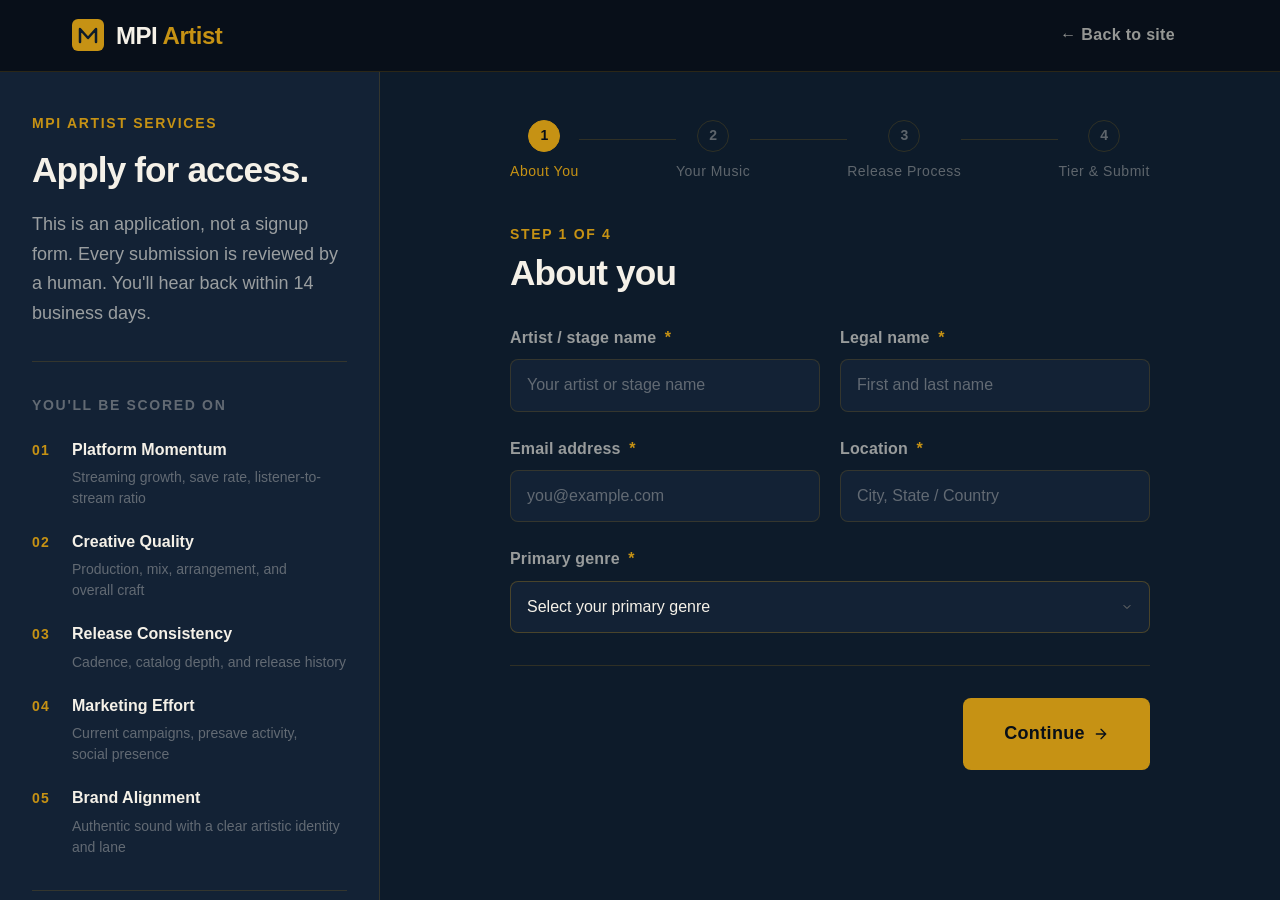
<file: apply.html>
<!DOCTYPE html>
<html lang="en" data-theme="dark">
<head>
  <meta charset="UTF-8" />
  <meta name="viewport" content="width=device-width, initial-scale=1.0" />
  <title>Apply — MPI Artist Services</title>
  <meta name="description" content="Apply to join MPI Artist Services. Applications evaluated on 5 criteria. You'll hear back within 14 business days." />
  <link rel="stylesheet" href="css/base.css" />
  <link rel="stylesheet" href="css/apply.css" />
  <link rel="icon" href="data:image/svg+xml,<svg xmlns='http://www.w3.org/2000/svg' viewBox='0 0 32 32'><rect width='32' height='32' rx='4' fill='%230D1B2A'/><text x='16' y='23' text-anchor='middle' font-family='sans-serif' font-weight='700' font-size='18' fill='%23C69214'>M</text></svg>" />
</head>
<body>

  <!-- ── NAV ── -->
  <nav class="nav scrolled" role="navigation" aria-label="Main navigation">
    <div class="nav-inner">
      <a href="index.html" class="nav-logo" aria-label="MPI Artist Services home">
        <svg aria-hidden="true" width="32" height="32" viewBox="0 0 32 32" fill="none">
          <rect width="32" height="32" rx="6" fill="#C69214"/>
          <path d="M8 23V10l8 9 8-9v13" stroke="#0D1B2A" stroke-width="2.5" stroke-linecap="round" stroke-linejoin="round" fill="none"/>
        </svg>
        <span class="nav-logo-text">MPI<span> Artist</span></span>
      </a>

      <a href="index.html" class="btn btn-ghost" style="font-size: var(--text-sm);">
        ← Back to site
      </a>
    </div>
  </nav>

  <main>
    <div class="apply-layout">

      <!-- ── LEFT SIDEBAR (context) ── -->
      <aside class="apply-sidebar" aria-label="Application information">
        <div class="apply-sidebar-inner">

          <p class="label text-gold" style="margin-bottom: var(--space-4);">MPI Artist Services</p>
          <h1 class="heading-xl apply-sidebar-heading">
            Apply for access.
          </h1>
          <p class="text-muted" style="margin-top: var(--space-5); max-width: 38ch;">
            This is an application, not a signup form. Every submission is reviewed by a human. You'll hear back within 14 business days.
          </p>

          <div class="sidebar-divider"></div>

          <!-- Scoring criteria -->
          <div class="sidebar-section">
            <p class="label text-faint" style="margin-bottom: var(--space-5);">You'll be scored on</p>
            <ol class="criteria-list" role="list">
              <li class="criteria-row">
                <span class="criteria-num-sm text-gold">01</span>
                <div>
                  <p class="criteria-name">Platform Momentum</p>
                  <p class="criteria-desc text-faint">Streaming growth, save rate, listener-to-stream ratio</p>
                </div>
              </li>
              <li class="criteria-row">
                <span class="criteria-num-sm text-gold">02</span>
                <div>
                  <p class="criteria-name">Creative Quality</p>
                  <p class="criteria-desc text-faint">Production, mix, arrangement, and overall craft</p>
                </div>
              </li>
              <li class="criteria-row">
                <span class="criteria-num-sm text-gold">03</span>
                <div>
                  <p class="criteria-name">Release Consistency</p>
                  <p class="criteria-desc text-faint">Cadence, catalog depth, and release history</p>
                </div>
              </li>
              <li class="criteria-row">
                <span class="criteria-num-sm text-gold">04</span>
                <div>
                  <p class="criteria-name">Marketing Effort</p>
                  <p class="criteria-desc text-faint">Current campaigns, presave activity, social presence</p>
                </div>
              </li>
              <li class="criteria-row">
                <span class="criteria-num-sm text-gold">05</span>
                <div>
                  <p class="criteria-name">Brand Alignment</p>
                  <p class="criteria-desc text-faint">Authentic sound with a clear artistic identity and lane</p>
                </div>
              </li>
            </ol>
          </div>

          <div class="sidebar-divider"></div>

          <!-- What happens next -->
          <div class="sidebar-section">
            <p class="label text-faint" style="margin-bottom: var(--space-5);">What happens after</p>
            <ul class="sidebar-steps" role="list">
              <li>
                <span class="sidebar-step-dot" aria-hidden="true"></span>
                <p class="text-muted" style="font-size: var(--text-sm);">You receive a confirmation email immediately</p>
              </li>
              <li>
                <span class="sidebar-step-dot" aria-hidden="true"></span>
                <p class="text-muted" style="font-size: var(--text-sm);">Application reviewed within 14 business days</p>
              </li>
              <li>
                <span class="sidebar-step-dot" aria-hidden="true"></span>
                <p class="text-muted" style="font-size: var(--text-sm);">If accepted: onboarding invitation sent</p>
              </li>
              <li>
                <span class="sidebar-step-dot" aria-hidden="true"></span>
                <p class="text-muted" style="font-size: var(--text-sm);">If declined: full scorecard with specific feedback — no form rejections</p>
              </li>
            </ul>
          </div>

          <div class="sidebar-divider"></div>

          <p class="text-faint" style="font-size: var(--text-xs);">
            30% acceptance rate &middot; All genres welcome &middot; Reviewed by Joshua Mollohan
          </p>

        </div>
      </aside>

      <!-- ── RIGHT FORM ── -->
      <div class="apply-form-wrap">
        <div class="apply-form-inner">

          <!-- Progress indicator -->
          <div class="apply-progress" aria-label="Form progress">
            <div class="progress-steps">
              <div class="progress-step active" data-step="1">
                <span class="progress-step-num">1</span>
                <span class="progress-step-label">About You</span>
              </div>
              <div class="progress-connector" aria-hidden="true"></div>
              <div class="progress-step" data-step="2">
                <span class="progress-step-num">2</span>
                <span class="progress-step-label">Your Music</span>
              </div>
              <div class="progress-connector" aria-hidden="true"></div>
              <div class="progress-step" data-step="3">
                <span class="progress-step-num">3</span>
                <span class="progress-step-label">Release Process</span>
              </div>
              <div class="progress-connector" aria-hidden="true"></div>
              <div class="progress-step" data-step="4">
                <span class="progress-step-num">4</span>
                <span class="progress-step-label">Tier & Submit</span>
              </div>
            </div>
          </div>

          <!-- FORM -->
          <form id="applicationForm" class="application-form" novalidate>

            <!-- Step 1: About You -->
            <fieldset class="form-step active" data-step="1">
              <legend class="form-step-legend">
                <span class="step-label label text-gold">Step 1 of 4</span>
                <h2 class="form-step-title">About you</h2>
              </legend>

              <div class="field-group">
                <div class="field">
                  <label class="field-label" for="artistName">
                    Artist / stage name <span class="required" aria-label="required">*</span>
                  </label>
                  <input
                    class="field-input"
                    type="text"
                    id="artistName"
                    name="artistName"
                    placeholder="Your artist or stage name"
                    required
                    autocomplete="nickname"
                  />
                  <span class="field-error" role="alert"></span>
                </div>

                <div class="field">
                  <label class="field-label" for="legalName">
                    Legal name <span class="required" aria-label="required">*</span>
                  </label>
                  <input
                    class="field-input"
                    type="text"
                    id="legalName"
                    name="legalName"
                    placeholder="First and last name"
                    required
                    autocomplete="name"
                  />
                  <span class="field-error" role="alert"></span>
                </div>
              </div>

              <div class="field-group">
                <div class="field">
                  <label class="field-label" for="email">
                    Email address <span class="required" aria-label="required">*</span>
                  </label>
                  <input
                    class="field-input"
                    type="email"
                    id="email"
                    name="email"
                    placeholder="you@example.com"
                    required
                    autocomplete="email"
                  />
                  <span class="field-error" role="alert"></span>
                </div>

                <div class="field">
                  <label class="field-label" for="location">
                    Location <span class="required" aria-label="required">*</span>
                  </label>
                  <input
                    class="field-input"
                    type="text"
                    id="location"
                    name="location"
                    placeholder="City, State / Country"
                    required
                  />
                  <span class="field-error" role="alert"></span>
                </div>
              </div>

              <div class="field">
                <label class="field-label" for="genre">
                  Primary genre <span class="required" aria-label="required">*</span>
                </label>
                <select class="field-input field-select" id="genre" name="genre" required>
                  <option value="">Select your primary genre</option>
                  <option value="country">Country</option>
                  <option value="americana">Americana</option>
                  <option value="southern-rock">Southern Rock</option>
                  <option value="faith">Faith-Driven / Christian</option>
                  <option value="other">Other (describe in notes)</option>
                </select>
                <span class="field-error" role="alert"></span>
              </div>

              <div class="form-nav">
                <div></div>
                <button type="button" class="btn btn-primary btn-lg next-btn" data-next="2">
                  Continue <svg width="16" height="16" viewBox="0 0 24 24" fill="none" stroke="currentColor" stroke-width="2" stroke-linecap="round"><path d="M5 12h14M12 5l7 7-7 7"/></svg>
                </button>
              </div>
            </fieldset>

            <!-- Step 2: Your Music -->
            <fieldset class="form-step" data-step="2" hidden>
              <legend class="form-step-legend">
                <span class="step-label label text-gold">Step 2 of 4</span>
                <h2 class="form-step-title">Your music</h2>
              </legend>

              <div class="field">
                <label class="field-label" for="spotifyUrl">
                  Spotify artist profile URL <span class="required" aria-label="required">*</span>
                </label>
                <input
                  class="field-input"
                  type="url"
                  id="spotifyUrl"
                  name="spotifyUrl"
                  placeholder="https://open.spotify.com/artist/..."
                  required
                />
                <span class="field-help">We use this to pull your streaming data.</span>
                <span class="field-error" role="alert"></span>
              </div>

              <div class="field-group">
                <div class="field">
                  <label class="field-label" for="monthlyListeners">
                    Monthly Spotify listeners <span class="required" aria-label="required">*</span>
                  </label>
                  <input
                    class="field-input"
                    type="number"
                    id="monthlyListeners"
                    name="monthlyListeners"
                    placeholder="e.g. 12500"
                    min="0"
                    required
                  />
                  <span class="field-error" role="alert"></span>
                </div>

                <div class="field">
                  <label class="field-label" for="catalogSize">
                    Songs in catalog <span class="required" aria-label="required">*</span>
                  </label>
                  <input
                    class="field-input"
                    type="number"
                    id="catalogSize"
                    name="catalogSize"
                    placeholder="Total songs released"
                    min="1"
                    required
                  />
                  <span class="field-error" role="alert"></span>
                </div>
              </div>

              <div class="field">
                <label class="field-label" for="recentRelease">
                  Link to your most recent release <span class="required" aria-label="required">*</span>
                </label>
                <input
                  class="field-input"
                  type="url"
                  id="recentRelease"
                  name="recentRelease"
                  placeholder="Spotify, Apple Music, or YouTube link"
                  required
                />
                <span class="field-error" role="alert"></span>
              </div>

              <div class="field">
                <label class="field-label" for="bestWork">
                  Link to the song you're most proud of
                </label>
                <input
                  class="field-input"
                  type="url"
                  id="bestWork"
                  name="bestWork"
                  placeholder="Optional — streaming or YouTube link"
                />
              </div>

              <div class="form-nav">
                <button type="button" class="btn btn-ghost btn-lg prev-btn" data-prev="1">
                  <svg width="16" height="16" viewBox="0 0 24 24" fill="none" stroke="currentColor" stroke-width="2" stroke-linecap="round"><path d="M19 12H5M12 19l-7-7 7-7"/></svg> Back
                </button>
                <button type="button" class="btn btn-primary btn-lg next-btn" data-next="3">
                  Continue <svg width="16" height="16" viewBox="0 0 24 24" fill="none" stroke="currentColor" stroke-width="2" stroke-linecap="round"><path d="M5 12h14M12 5l7 7-7 7"/></svg>
                </button>
              </div>
            </fieldset>

            <!-- Step 3: Release Process -->
            <fieldset class="form-step" data-step="3" hidden>
              <legend class="form-step-legend">
                <span class="step-label label text-gold">Step 3 of 4</span>
                <h2 class="form-step-title">Your release process</h2>
              </legend>

              <div class="field">
                <label class="field-label" for="releaseFrequency">
                  How often do you release music? <span class="required" aria-label="required">*</span>
                </label>
                <select class="field-input field-select" id="releaseFrequency" name="releaseFrequency" required>
                  <option value="">Select your typical cadence</option>
                  <option value="weekly">Weekly</option>
                  <option value="biweekly">Every 2 weeks</option>
                  <option value="monthly">Monthly</option>
                  <option value="quarterly">Every 2–3 months</option>
                  <option value="sporadic">Sporadic / when ready</option>
                </select>
                <span class="field-error" role="alert"></span>
              </div>

              <div class="field">
                <label class="field-label" for="currentDistributor">
                  Current distributor
                </label>
                <input
                  class="field-input"
                  type="text"
                  id="currentDistributor"
                  name="currentDistributor"
                  placeholder="e.g. DistroKid, TuneCore, CD Baby, none"
                />
              </div>

              <div class="field">
                <label class="field-label" for="currentProcess">
                  Describe your current release process <span class="required" aria-label="required">*</span>
                </label>
                <textarea
                  class="field-input field-textarea"
                  id="currentProcess"
                  name="currentProcess"
                  placeholder="Walk us through what you do from completion of a track to release day. What campaigns do you run? How far in advance do you plan? What tools do you use?"
                  rows="5"
                  required
                  minlength="80"
                ></textarea>
                <span class="field-help">Minimum 80 characters. Be specific — this is heavily weighted.</span>
                <span class="field-error" role="alert"></span>
              </div>

              <div class="field">
                <label class="field-label" for="currentChallenges">
                  What's the biggest release challenge you're facing right now? <span class="required" aria-label="required">*</span>
                </label>
                <textarea
                  class="field-input field-textarea"
                  id="currentChallenges"
                  name="currentChallenges"
                  placeholder="Be direct. What's not working?"
                  rows="3"
                  required
                  minlength="40"
                ></textarea>
                <span class="field-error" role="alert"></span>
              </div>

              <div class="form-nav">
                <button type="button" class="btn btn-ghost btn-lg prev-btn" data-prev="2">
                  <svg width="16" height="16" viewBox="0 0 24 24" fill="none" stroke="currentColor" stroke-width="2" stroke-linecap="round"><path d="M19 12H5M12 19l-7-7 7-7"/></svg> Back
                </button>
                <button type="button" class="btn btn-primary btn-lg next-btn" data-next="4">
                  Continue <svg width="16" height="16" viewBox="0 0 24 24" fill="none" stroke="currentColor" stroke-width="2" stroke-linecap="round"><path d="M5 12h14M12 5l7 7-7 7"/></svg>
                </button>
              </div>
            </fieldset>

            <!-- Step 4: Tier + Submit -->
            <fieldset class="form-step" data-step="4" hidden>
              <legend class="form-step-legend">
                <span class="step-label label text-gold">Step 4 of 4</span>
                <h2 class="form-step-title">Tier &amp; final details</h2>
              </legend>

              <div class="field">
                <label class="field-label">Which tier are you applying for? <span class="required" aria-label="required">*</span></label>
                <div class="tier-selector" role="radiogroup" aria-label="Select a tier">

                  <label class="tier-option" for="tierFoundation">
                    <input type="radio" id="tierFoundation" name="tier" value="foundation" />
                    <div class="tier-option-content">
                      <div class="tier-option-header">
                        <span class="tier-option-name">Foundation</span>
                        <span class="tier-option-price">Free</span>
                      </div>
                      <p class="tier-option-desc text-faint">Distribution + MPI Score + release tools. 85% royalty. Requires 10,000+ monthly streams.</p>
                    </div>
                  </label>

                  <label class="tier-option" for="tierAccelerate">
                    <input type="radio" id="tierAccelerate" name="tier" value="accelerate" />
                    <div class="tier-option-content">
                      <div class="tier-option-header">
                        <span class="tier-option-name">Accelerate</span>
                        <span class="tier-option-price">$29/mo</span>
                      </div>
                      <p class="tier-option-desc text-faint">Everything in Foundation + 100% royalties + campaign tools. No stream minimum.</p>
                    </div>
                  </label>

                  <label class="tier-option" for="tierPremier">
                    <input type="radio" id="tierPremier" name="tier" value="premier" />
                    <div class="tier-option-content">
                      <div class="tier-option-header">
                        <span class="tier-option-name">Premier</span>
                        <span class="tier-option-price">$149/mo</span>
                      </div>
                      <p class="tier-option-desc text-faint">Full MPI support + dedicated release management + playlist pitching. 100% royalties. No stream minimum.</p>
                    </div>
                  </label>

                </div>
                <span class="field-error tier-error" role="alert"></span>

                <!-- Stream minimum notice for Foundation tier -->
                <div id="foundationNotice" style="display:none; margin-top:12px; padding:12px 16px; background:rgba(198,146,20,0.08); border:1px solid rgba(198,146,20,0.25); border-radius:8px;">
                  <p style="font-size:13px; color:#C69214; margin:0;"><strong>Foundation requires 10,000+ monthly Spotify streams.</strong> Under that threshold? Apply for Accelerate — no stream minimum on paid tiers.</p>
                </div>

                <p class="field-help" style="margin-top: var(--space-3);">
                  Partner tier is invitation-only. Not available on application.
                </p>
              </div>

              <div class="field">
                <label class="field-label" for="additionalNotes">
                  Anything else we should know?
                </label>
                <textarea
                  class="field-input field-textarea"
                  id="additionalNotes"
                  name="additionalNotes"
                  placeholder="Optional. Any context about your situation, goals, or questions."
                  rows="3"
                ></textarea>
              </div>

              <div class="field">
                <label class="checkbox-label" for="agreeTerms">
                  <input type="checkbox" id="agreeTerms" name="agreeTerms" required />
                  <span class="checkbox-custom" aria-hidden="true"></span>
                  <span>
                    I understand this is an application and acceptance is not guaranteed. I confirm the information I've provided is accurate.
                    <span class="required" aria-label="required">*</span>
                  </span>
                </label>
                <span class="field-error" role="alert" id="agreeError"></span>
              </div>

              <div class="form-nav">
                <button type="button" class="btn btn-ghost btn-lg prev-btn" data-prev="3">
                  <svg width="16" height="16" viewBox="0 0 24 24" fill="none" stroke="currentColor" stroke-width="2" stroke-linecap="round"><path d="M19 12H5M12 19l-7-7 7-7"/></svg> Back
                </button>
                <button type="submit" class="btn btn-primary btn-lg submit-btn" id="submitBtn">
                  <span class="submit-text">Submit Application</span>
                  <span class="submit-loading" hidden>
                    <svg width="18" height="18" viewBox="0 0 24 24" fill="none" stroke="currentColor" stroke-width="2" stroke-linecap="round" class="spin"><path d="M21 12a9 9 0 1 1-6.219-8.56"/></svg>
                    Submitting…
                  </span>
                </button>
              </div>
            </fieldset>

          </form>

          <!-- Success state -->
          <div class="form-success" id="formSuccess" hidden aria-live="polite">
            <div class="success-icon" aria-hidden="true">
              <svg width="48" height="48" viewBox="0 0 48 48" fill="none">
                <circle cx="24" cy="24" r="23" stroke="var(--teal-light)" stroke-width="1.5"/>
                <path d="M15 24l6 6 12-12" stroke="var(--teal-light)" stroke-width="2" stroke-linecap="round" stroke-linejoin="round"/>
              </svg>
            </div>
            <h2 class="heading-xl success-heading">Application received.</h2>
            <p class="text-muted" style="margin-top: var(--space-4); max-width: 44ch; margin-inline: auto;">
              You'll hear back within 14 business days. If accepted, you'll receive an onboarding invitation. If declined, you'll receive a full scorecard with specific feedback — not a form rejection.
            </p>
            <p class="text-faint" style="margin-top: var(--space-4); font-size: var(--text-sm);">
              Check your inbox for a confirmation email.
            </p>
            <a href="index.html" class="btn btn-outline" style="margin-top: var(--space-8);">← Back to site</a>
          </div>

        </div>
      </div>

    </div>
  </main>

  <script src="js/apply.js"></script>
</body>
</html>
</file>
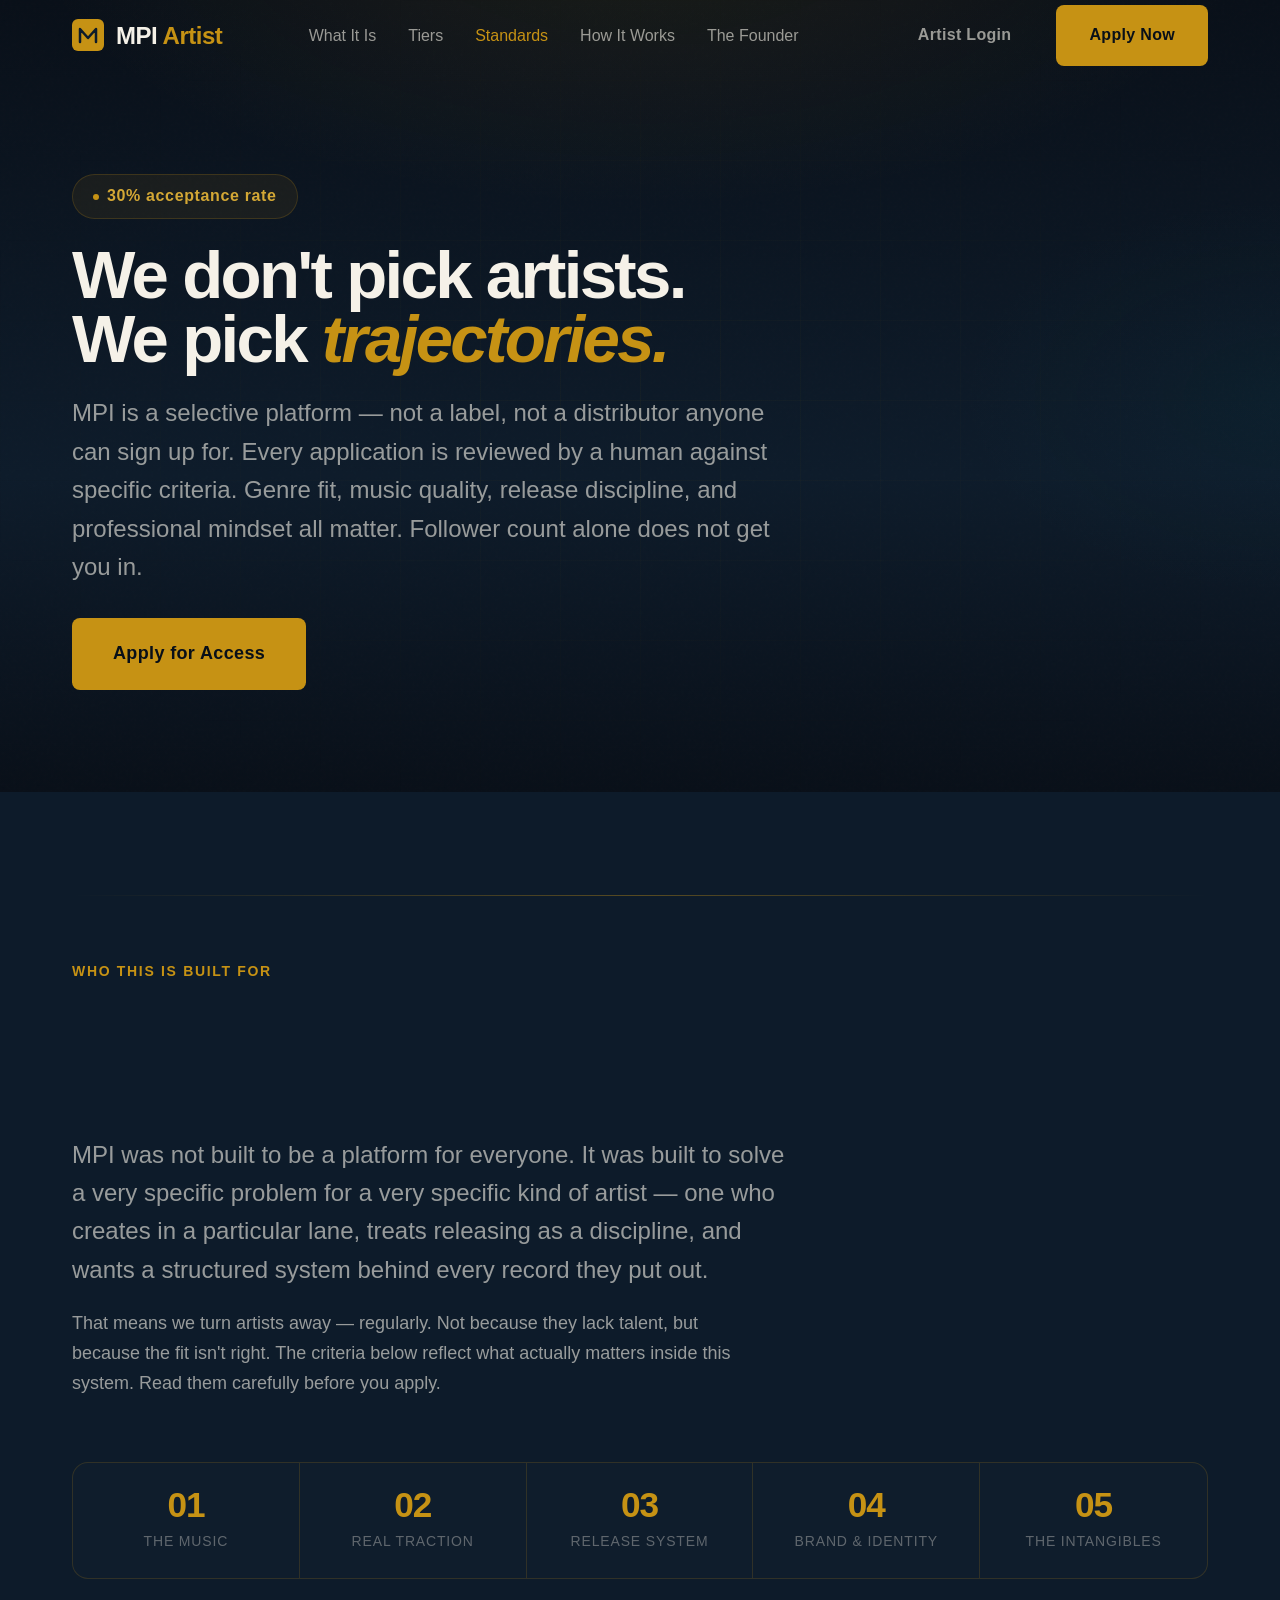
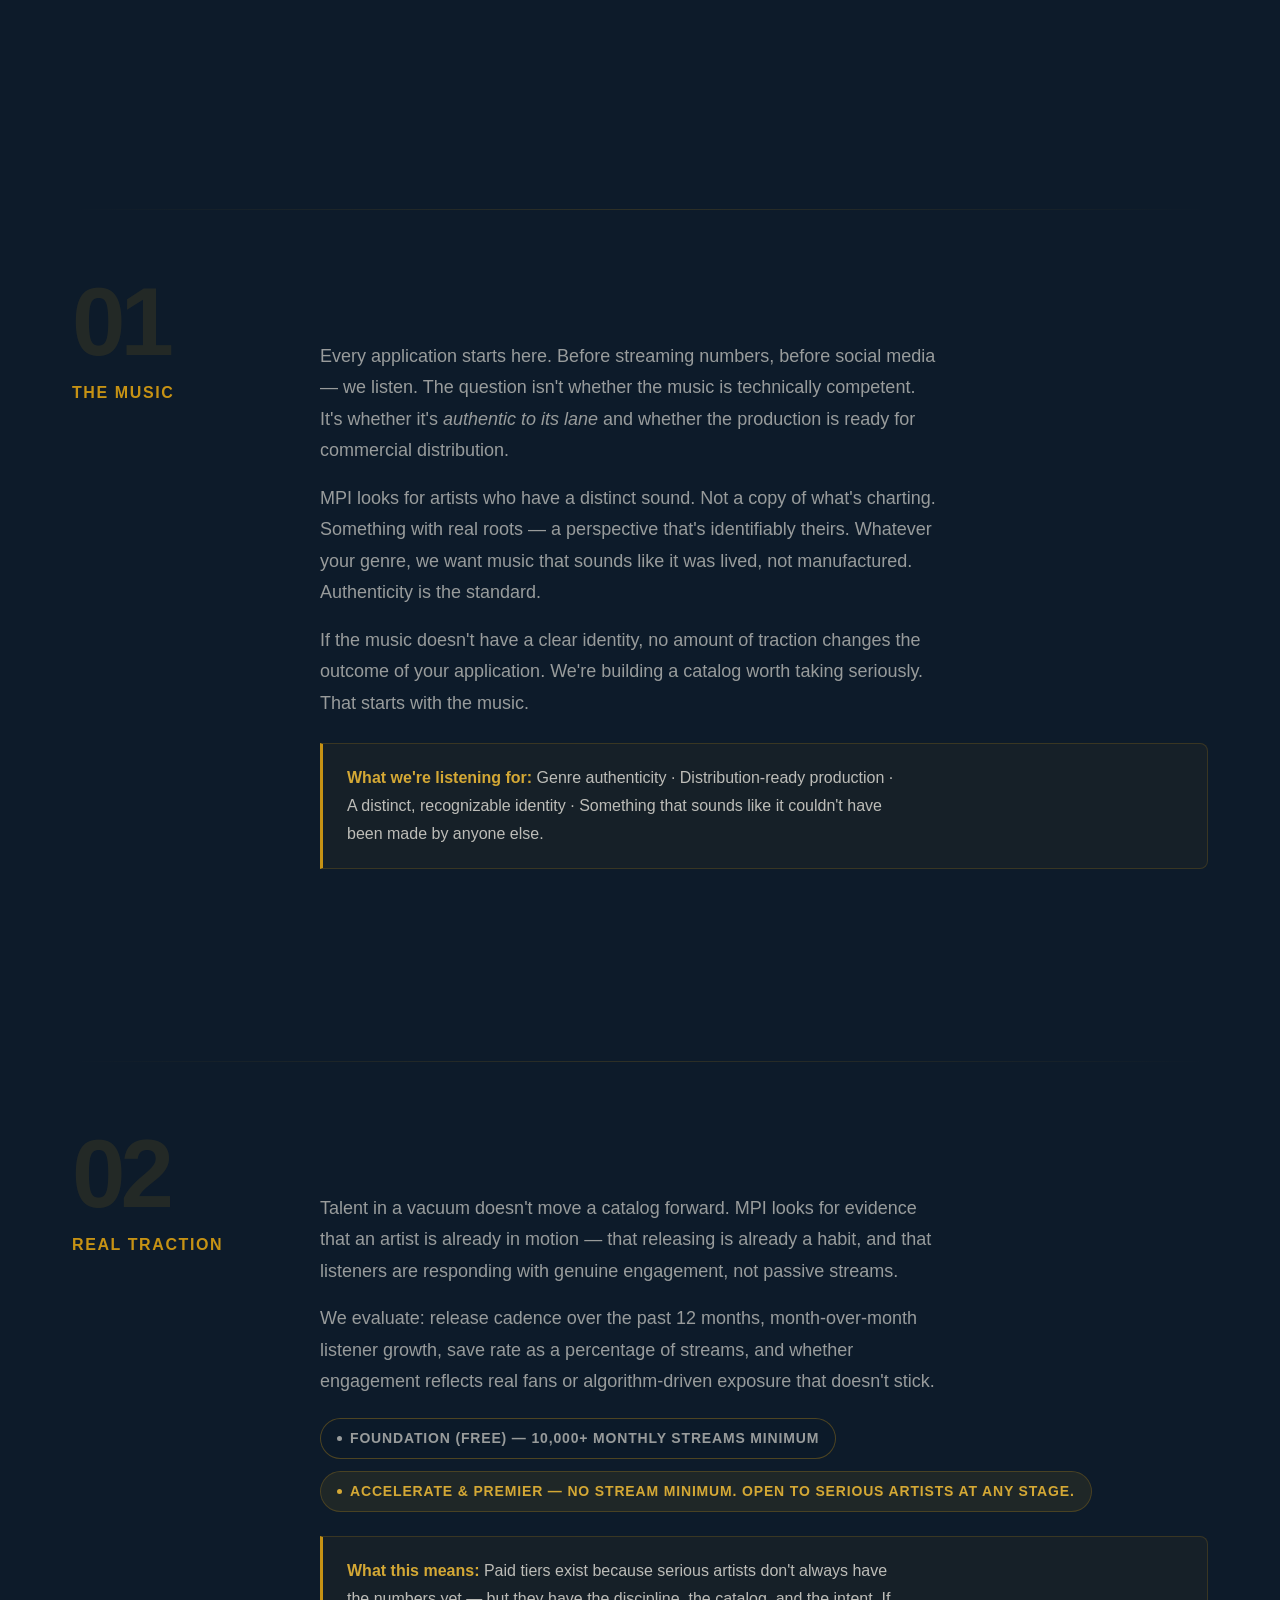
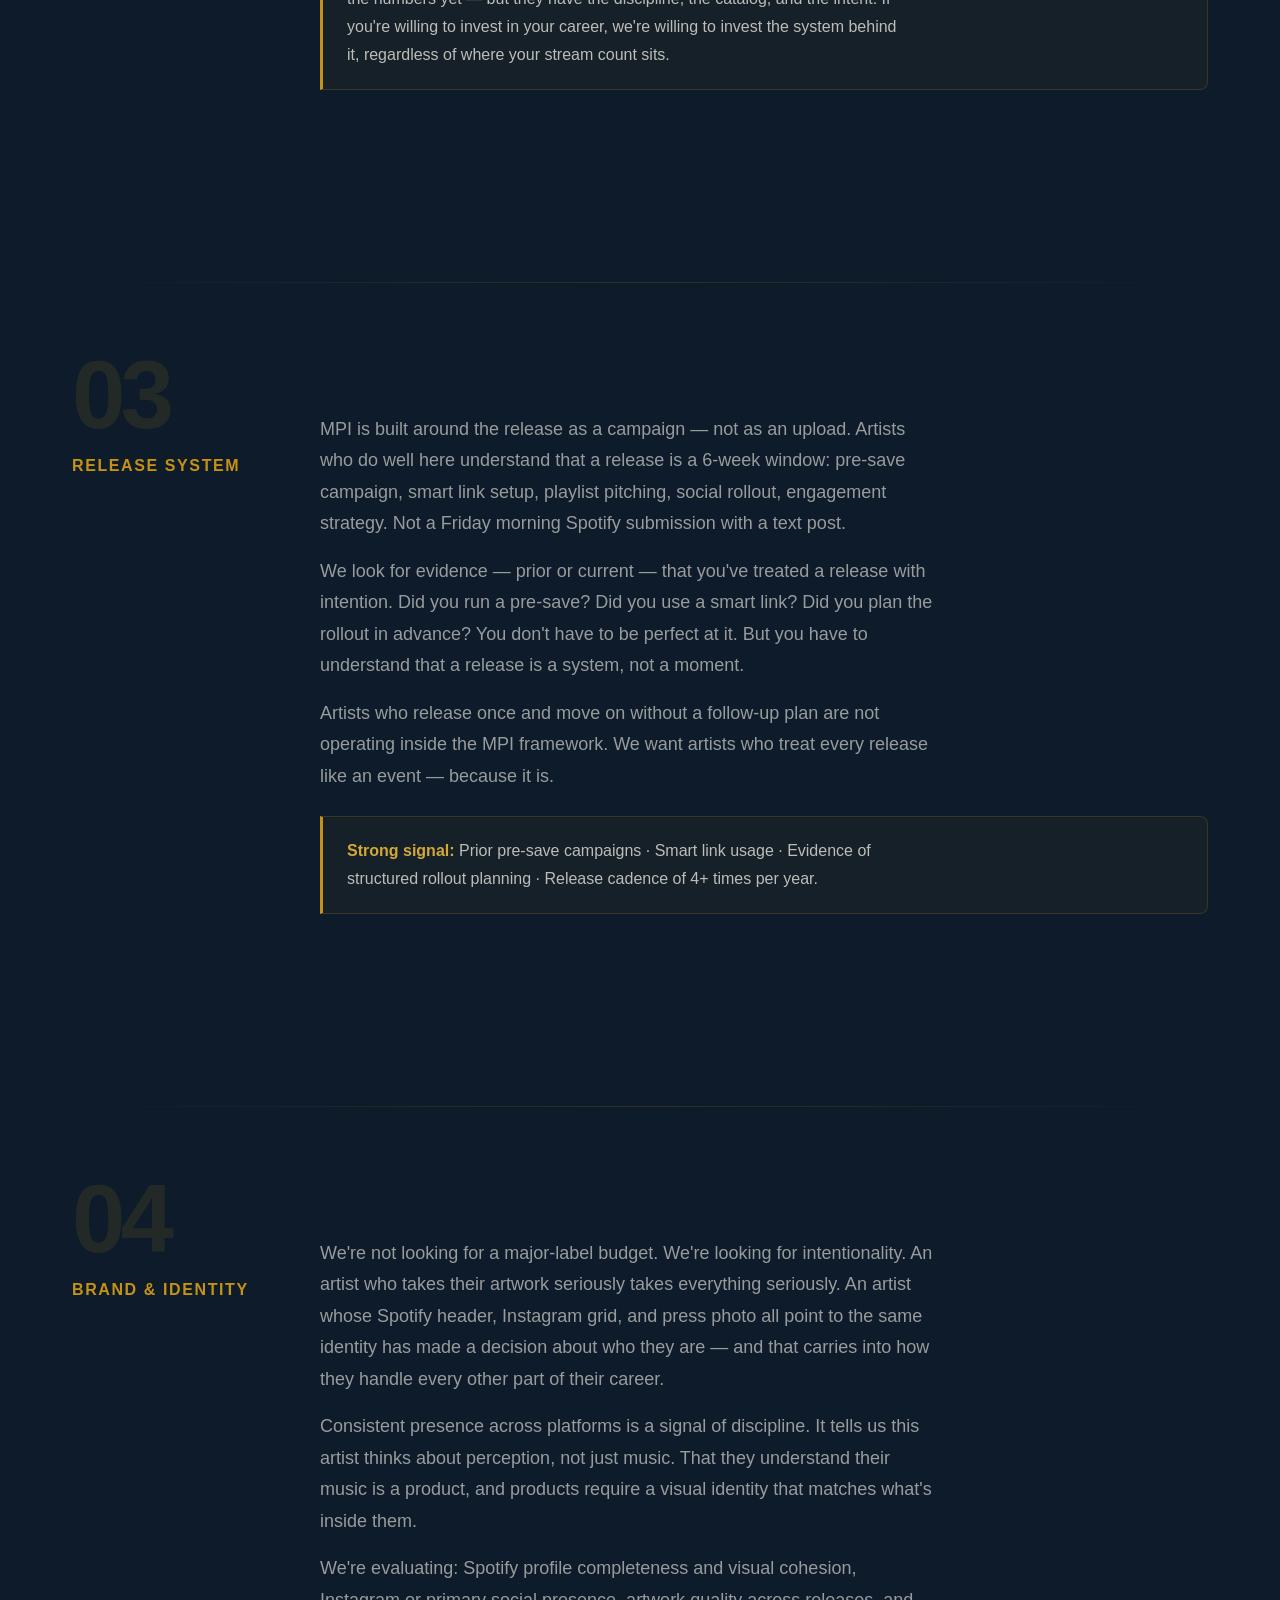
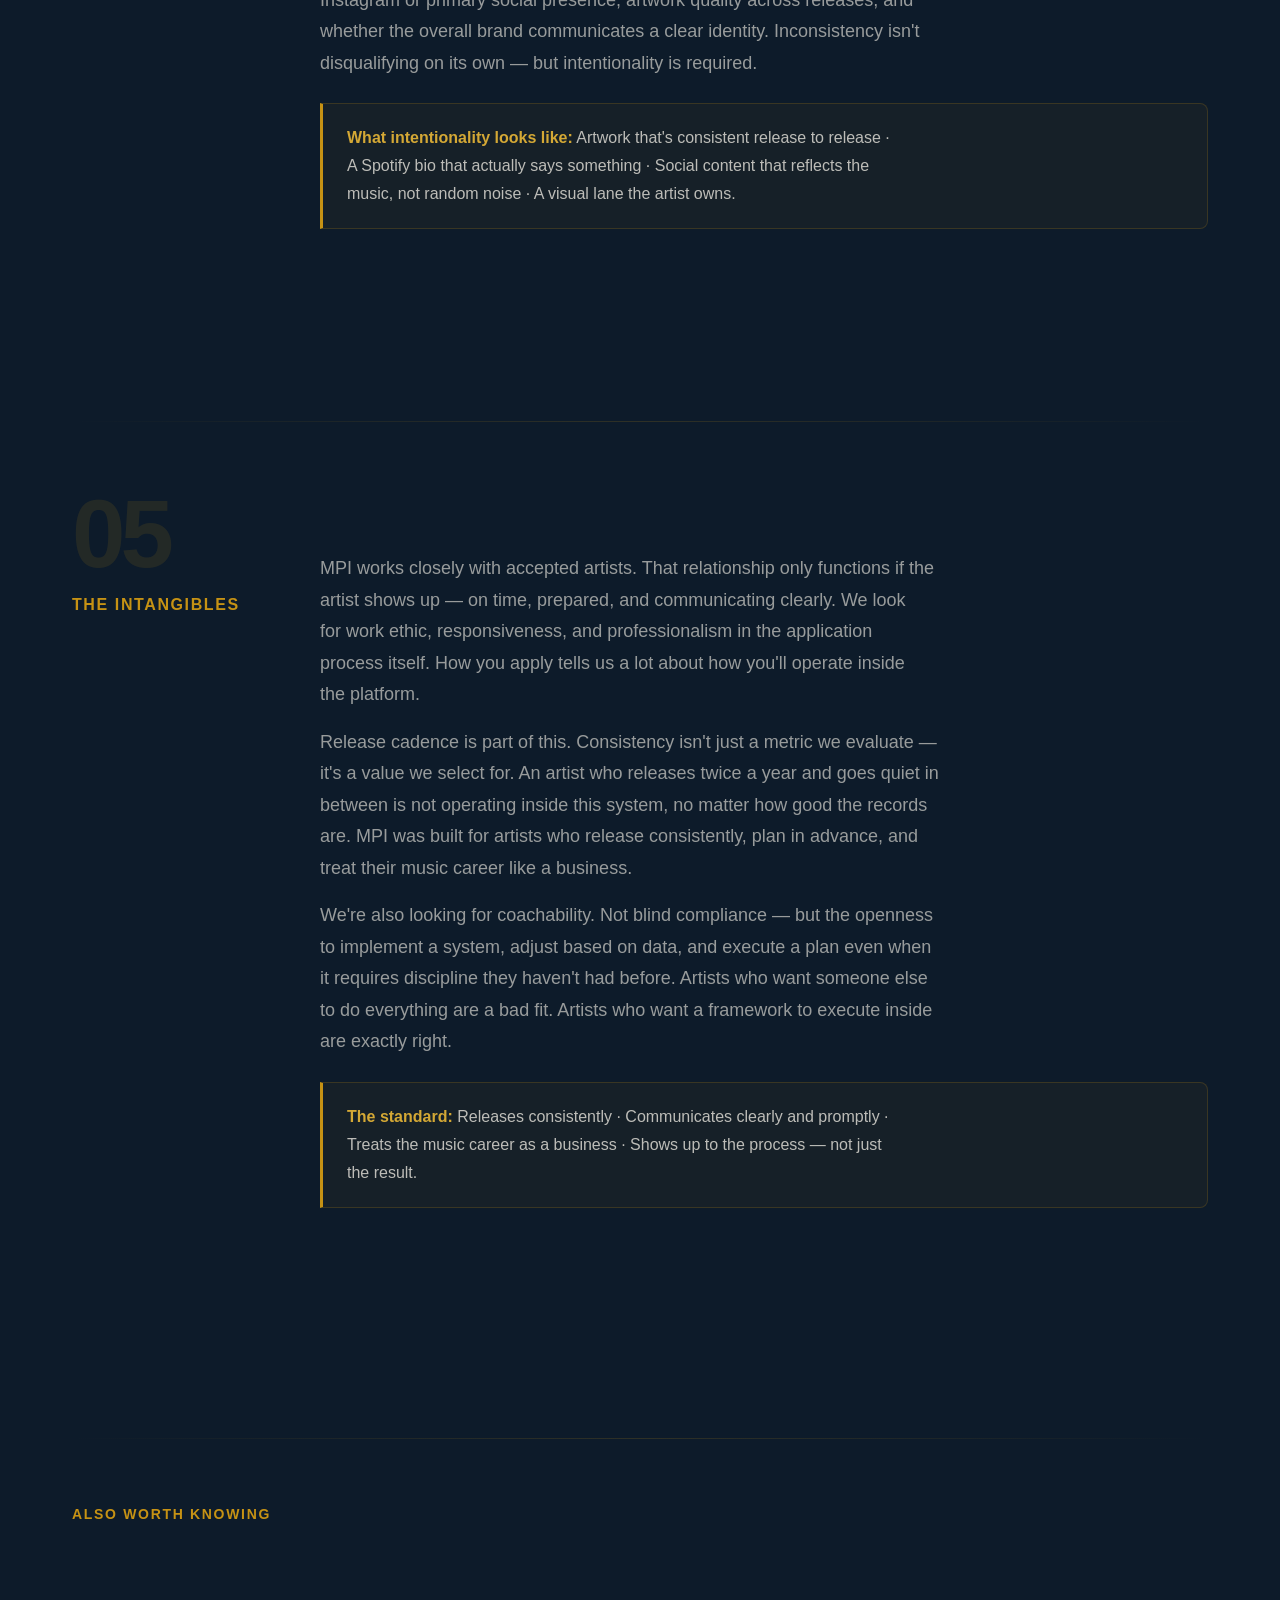
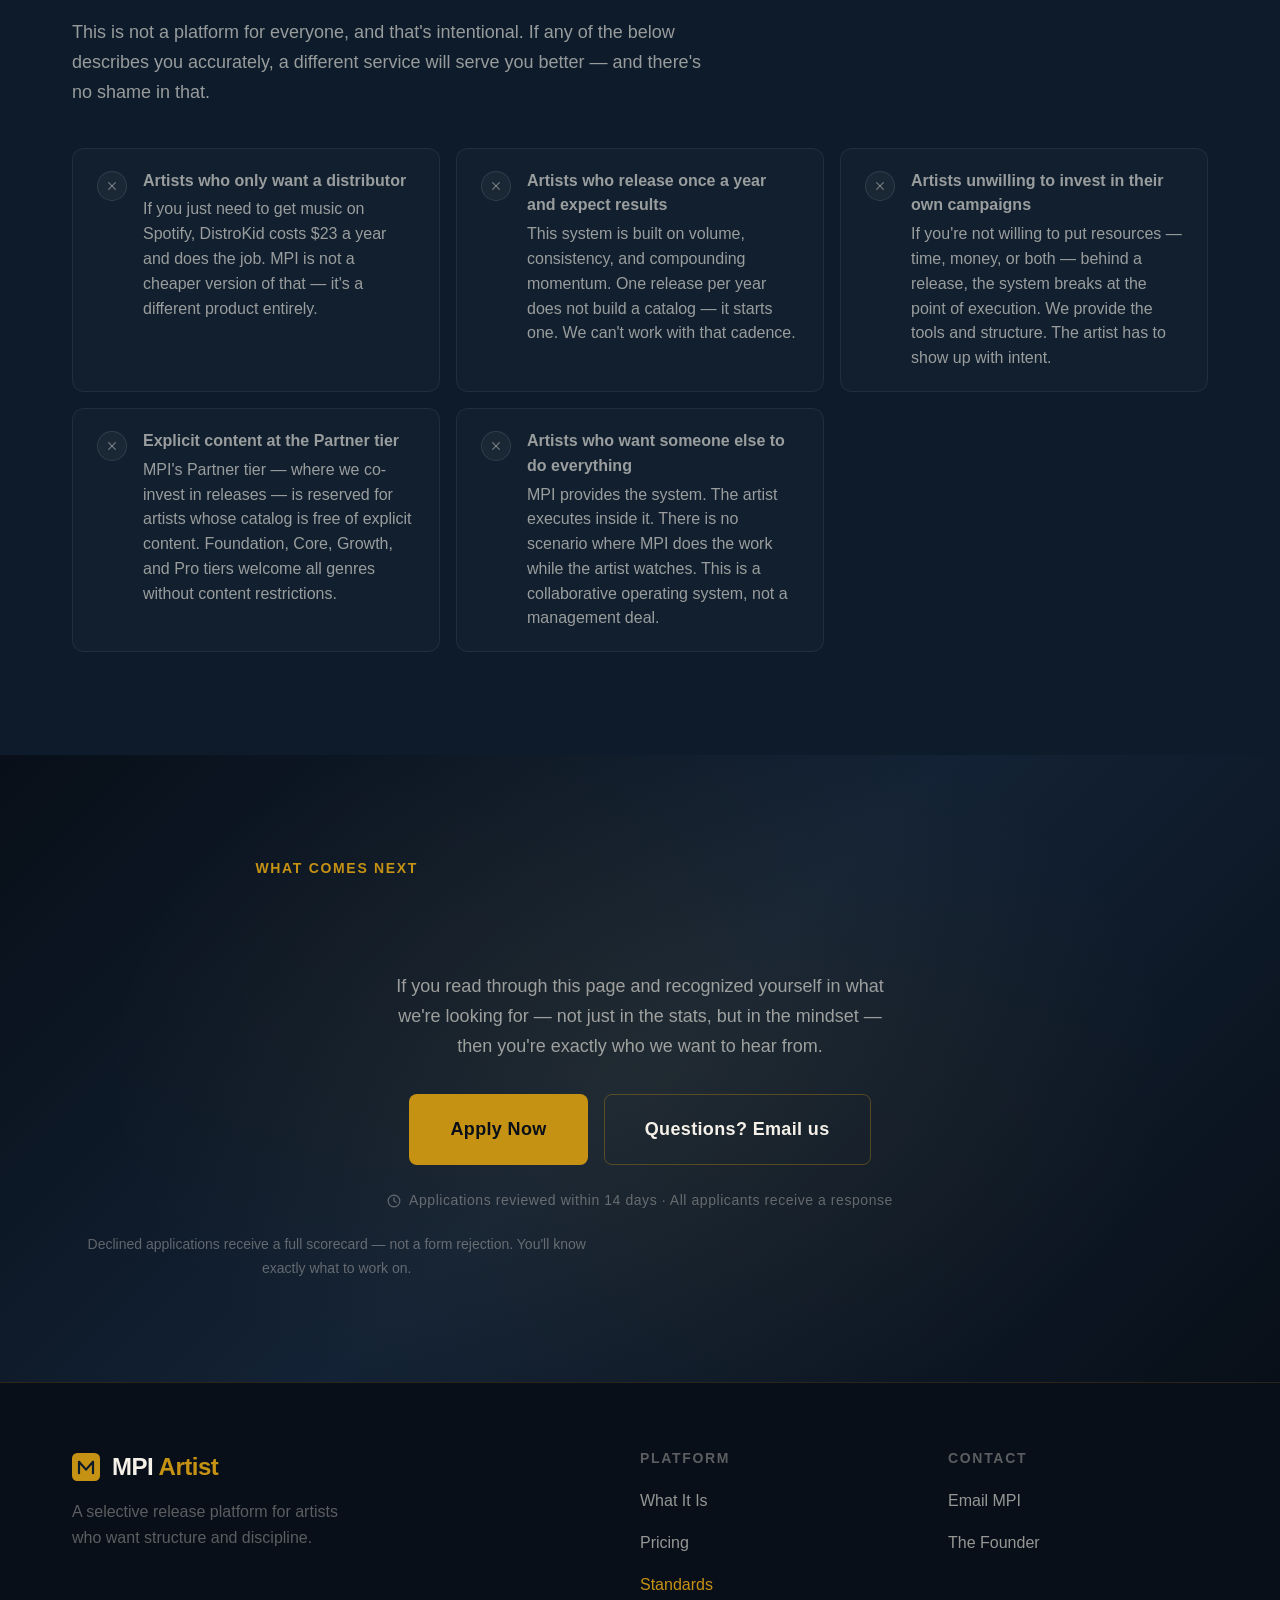
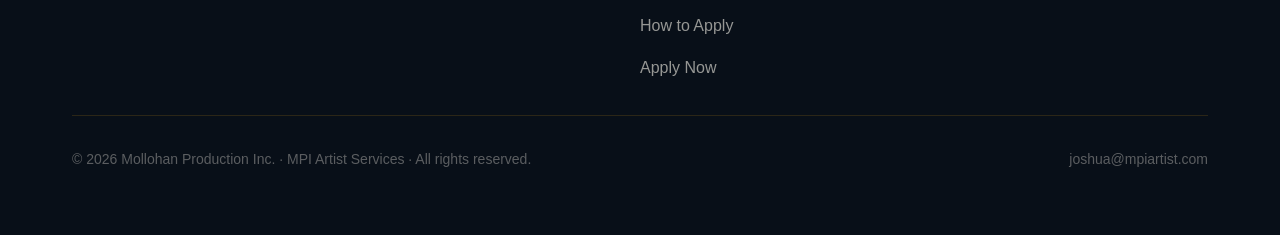
<file: criteria.html>
<!DOCTYPE html>
<html lang="en" data-theme="dark">
<head>
  <meta charset="UTF-8" />
  <meta name="viewport" content="width=device-width, initial-scale=1.0" />
  <title>What We Look For — MPI Artist Services</title>
  <meta name="description" content="MPI accepts 30% of applicants. Learn exactly what we look for — the music, the metrics, the mindset, and the work ethic that gets artists in." />
  <meta property="og:title" content="What We Look For — MPI Artist Services" />
  <meta property="og:description" content="MPI is selective. Here's exactly what we look for when reviewing applications — and what disqualifies you immediately." />
  <meta property="og:url" content="https://www.mpiartist.com/criteria.html" />
  <meta property="og:type" content="website" />
  <meta property="og:image" content="https://www.mpiartist.com/og-image.png" />
  <meta name="twitter:card" content="summary_large_image" />
  <meta name="twitter:title" content="What We Look For — MPI Artist Services" />
  <meta name="twitter:description" content="MPI accepts 30% of applicants. Here's exactly what we evaluate." />
  <link rel="stylesheet" href="css/base.css" />
  <link rel="stylesheet" href="css/page.css" />
  <link rel="icon" href="data:image/svg+xml,<svg xmlns='http://www.w3.org/2000/svg' viewBox='0 0 32 32'><rect width='32' height='32' rx='4' fill='%230D1B2A'/><text x='16' y='23' text-anchor='middle' font-family='sans-serif' font-weight='700' font-size='18' fill='%23C69214'>M</text></svg>" />

  <style>
    /* ── CRITERIA PAGE SUPPLEMENTAL STYLES ── */

    /* Page hero — shorter than homepage hero */
    .criteria-hero {
      position: relative;
      padding-top: calc(var(--nav-height) + clamp(var(--space-16), 8vw, var(--space-32)));
      padding-bottom: clamp(var(--space-16), 8vw, var(--space-32));
      overflow: hidden;
    }

    .criteria-hero-bg {
      position: absolute;
      inset: 0;
      z-index: 0;
      pointer-events: none;
    }

    .criteria-hero-gradient {
      position: absolute;
      inset: 0;
      background:
        radial-gradient(ellipse 80% 60% at 50% -10%, rgba(198,146,20,0.10) 0%, transparent 60%),
        radial-gradient(ellipse 50% 50% at 100% 50%, rgba(1,105,111,0.06) 0%, transparent 50%),
        linear-gradient(180deg, var(--navy-deep) 0%, var(--navy) 60%, var(--navy-deep) 100%);
    }

    .criteria-hero-grid {
      position: absolute;
      inset: 0;
      background-image:
        linear-gradient(rgba(198,146,20,0.04) 1px, transparent 1px),
        linear-gradient(90deg, rgba(198,146,20,0.04) 1px, transparent 1px);
      background-size: 80px 80px;
      mask-image: radial-gradient(ellipse 80% 80% at 50% 50%, black 0%, transparent 70%);
    }

    .criteria-hero-content {
      position: relative;
      z-index: 1;
    }

    .criteria-hero-eyebrow {
      margin-bottom: var(--space-6);
    }

    .criteria-hero-heading {
      font-size: var(--text-3xl);
      font-weight: 700;
      line-height: 0.95;
      letter-spacing: -0.04em;
      max-width: 18ch;
      margin-bottom: var(--space-6);
    }

    .criteria-hero-heading em {
      font-style: italic;
      color: var(--gold);
    }

    .criteria-hero-sub {
      max-width: 54ch;
      color: var(--color-text-muted);
      font-size: var(--text-lg);
      line-height: 1.6;
      margin-bottom: var(--space-8);
    }

    .criteria-stat-pill {
      display: inline-flex;
      align-items: center;
      gap: var(--space-2);
      padding: var(--space-2) var(--space-5);
      background: rgba(198,146,20,0.08);
      border: 1px solid rgba(198,146,20,0.2);
      border-radius: var(--radius-full);
      font-size: var(--text-sm);
      font-weight: 600;
      color: var(--gold-light);
      letter-spacing: 0.04em;
    }

    .criteria-stat-pill::before {
      content: '';
      display: block;
      width: 6px;
      height: 6px;
      border-radius: 50%;
      background: var(--gold);
    }

    /* Intro block */
    .intro-block {
      max-width: 72ch;
    }

    /* Criteria sections — alternating layout */
    .criteria-section-inner {
      display: grid;
      grid-template-columns: 200px 1fr;
      gap: var(--space-12);
      align-items: start;
    }

    .criteria-section-label {
      position: sticky;
      top: calc(var(--nav-height) + var(--space-8));
    }

    .criteria-section-num {
      display: block;
      font-family: var(--font-display);
      font-size: clamp(3.5rem, 8vw, 6rem);
      font-weight: 700;
      letter-spacing: -0.05em;
      line-height: 1;
      color: rgba(198,146,20,0.12);
      margin-bottom: var(--space-2);
    }

    .criteria-section-title {
      font-size: var(--text-sm);
      font-weight: 600;
      letter-spacing: 0.1em;
      text-transform: uppercase;
      color: var(--gold);
    }

    .criteria-section-body {
      padding-top: var(--space-2);
    }

    .criteria-section-body h2 {
      font-family: var(--font-display);
      font-size: var(--text-xl);
      font-weight: 600;
      letter-spacing: -0.02em;
      color: var(--off-white);
      margin-bottom: var(--space-5);
    }

    .criteria-section-body p {
      color: var(--color-text-muted);
      line-height: 1.75;
      margin-bottom: var(--space-4);
      max-width: 62ch;
    }

    .criteria-section-body p:last-child {
      margin-bottom: 0;
    }

    /* Signal box — highlighted sub-info */
    .signal-box {
      margin-top: var(--space-6);
      padding: var(--space-5) var(--space-6);
      background: rgba(198,146,20,0.05);
      border: 1px solid rgba(198,146,20,0.2);
      border-left: 3px solid var(--gold);
      border-radius: 0 var(--radius-md) var(--radius-md) 0;
    }

    .signal-box p {
      color: rgba(245,241,232,0.75) !important;
      font-size: var(--text-sm) !important;
      margin-bottom: 0 !important;
    }

    .signal-box strong {
      color: var(--gold-light);
      font-weight: 600;
    }

    /* Tier note chips */
    .tier-chips {
      display: flex;
      gap: var(--space-3);
      flex-wrap: wrap;
      margin-top: var(--space-5);
    }

    .tier-chip {
      display: inline-flex;
      align-items: center;
      gap: var(--space-2);
      padding: var(--space-2) var(--space-4);
      border-radius: var(--radius-full);
      font-size: var(--text-xs);
      font-weight: 600;
      letter-spacing: 0.06em;
      text-transform: uppercase;
    }

    .tier-chip-free {
      background: rgba(13, 27, 42, 0.8);
      border: 1px solid var(--color-border-strong);
      color: var(--color-text-muted);
    }

    .tier-chip-paid {
      background: rgba(198,146,20,0.1);
      border: 1px solid rgba(198,146,20,0.25);
      color: var(--gold-light);
    }

    .tier-chip-dot {
      width: 5px;
      height: 5px;
      border-radius: 50%;
      background: currentColor;
      flex-shrink: 0;
    }

    /* Divider between criteria sections */
    .criteria-divider {
      width: 100%;
      height: 1px;
      background: linear-gradient(90deg, transparent, var(--color-border), transparent);
      margin-block: clamp(var(--space-12), 5vw, var(--space-20));
    }

    /* "What we don't look for" — red-tinted list */
    .disqualifiers-grid {
      display: grid;
      grid-template-columns: repeat(auto-fit, minmax(280px, 1fr));
      gap: var(--space-4);
      margin-top: var(--space-6);
    }

    .disqualifier-item {
      display: flex;
      align-items: flex-start;
      gap: var(--space-4);
      padding: var(--space-5) var(--space-6);
      background: rgba(255,255,255,0.02);
      border: 1px solid rgba(245,241,232,0.07);
      border-radius: var(--radius-lg);
      transition: border-color var(--transition);
    }

    .disqualifier-item:hover {
      border-color: rgba(245,241,232,0.12);
    }

    .disqualifier-icon {
      width: 30px;
      height: 30px;
      border-radius: var(--radius-full);
      background: rgba(255,255,255,0.04);
      border: 1px solid rgba(245,241,232,0.1);
      display: flex;
      align-items: center;
      justify-content: center;
      color: var(--color-text-faint);
      flex-shrink: 0;
      margin-top: 2px;
    }

    .disqualifier-text {
      font-size: var(--text-sm);
      color: var(--color-text-muted);
      line-height: 1.55;
    }

    .disqualifier-text strong {
      display: block;
      color: rgba(245,241,232,0.6);
      font-weight: 600;
      margin-bottom: var(--space-1);
    }

    /* CTA section */
    .criteria-cta {
      background: linear-gradient(
        135deg,
        var(--navy-deep) 0%,
        var(--navy-mid) 50%,
        var(--navy-deep) 100%
      );
      position: relative;
      overflow: hidden;
      text-align: center;
    }

    .criteria-cta::before {
      content: '';
      position: absolute;
      inset: 0;
      background: radial-gradient(ellipse 70% 100% at 50% 50%, rgba(198,146,20,0.08) 0%, transparent 60%);
      pointer-events: none;
    }

    .criteria-cta-inner {
      position: relative;
      z-index: 1;
    }

    .criteria-cta h2 {
      font-family: var(--font-display);
      font-size: var(--text-2xl);
      font-weight: 700;
      letter-spacing: -0.03em;
      margin-bottom: var(--space-5);
    }

    .criteria-cta-note {
      display: inline-flex;
      align-items: center;
      gap: var(--space-2);
      margin-top: var(--space-6);
      font-size: var(--text-xs);
      color: var(--color-text-faint);
      letter-spacing: 0.04em;
    }

    /* Summary bar */
    .summary-bar {
      display: grid;
      grid-template-columns: repeat(5, 1fr);
      gap: 0;
      border: 1px solid var(--color-border);
      border-radius: var(--radius-xl);
      overflow: hidden;
      margin-top: var(--space-16);
      background: rgba(255,255,255,0.01);
    }

    .summary-item {
      display: flex;
      flex-direction: column;
      align-items: center;
      gap: var(--space-2);
      padding: var(--space-6) var(--space-4);
      text-align: center;
      border-right: 1px solid var(--color-border);
      transition: background var(--transition);
    }

    .summary-item:last-child {
      border-right: none;
    }

    .summary-item:hover {
      background: rgba(198,146,20,0.04);
    }

    .summary-num {
      font-family: var(--font-display);
      font-size: var(--text-xl);
      font-weight: 700;
      color: var(--gold);
      letter-spacing: -0.03em;
      line-height: 1;
    }

    .summary-label {
      font-size: var(--text-xs);
      color: var(--color-text-faint);
      font-weight: 500;
      letter-spacing: 0.06em;
      text-transform: uppercase;
    }

    /* Responsive */
    @media (max-width: 900px) {
      .criteria-section-inner {
        grid-template-columns: 1fr;
        gap: var(--space-4);
      }

      .criteria-section-label {
        position: static;
        display: flex;
        align-items: baseline;
        gap: var(--space-4);
      }

      .criteria-section-num {
        font-size: 3rem;
        margin-bottom: 0;
      }

      .summary-bar {
        grid-template-columns: repeat(3, 1fr);
      }

      .summary-item:nth-child(3) {
        border-right: none;
      }

      .summary-item:nth-child(4) {
        border-top: 1px solid var(--color-border);
      }

      .summary-item:nth-child(5) {
        border-top: 1px solid var(--color-border);
        border-right: none;
      }
    }

    @media (max-width: 640px) {
      .criteria-hero-heading {
        font-size: var(--text-2xl);
      }

      .disqualifiers-grid {
        grid-template-columns: 1fr;
      }

      .summary-bar {
        grid-template-columns: 1fr 1fr;
      }

      .summary-item {
        border-right: none;
        border-bottom: 1px solid var(--color-border);
      }

      .summary-item:last-child {
        border-bottom: none;
        grid-column: 1 / -1;
      }
    }
  </style>
</head>
<body>

  <!-- ═══════════════════════════════ NAV ═══════════════════════════════ -->
  <nav class="nav" id="nav" role="navigation" aria-label="Main navigation">
    <div class="nav-inner">
      <a href="/" class="nav-logo" aria-label="MPI Artist Services home">
        <svg aria-hidden="true" width="32" height="32" viewBox="0 0 32 32" fill="none" xmlns="http://www.w3.org/2000/svg">
          <rect width="32" height="32" rx="6" fill="#C69214"/>
          <path d="M8 23V10l8 9 8-9v13" stroke="#0D1B2A" stroke-width="2.5" stroke-linecap="round" stroke-linejoin="round" fill="none"/>
        </svg>
        <span class="nav-logo-text">MPI<span> Artist</span></span>
      </a>

      <ul class="nav-links" role="list">
        <li><a href="/#what-we-are">What It Is</a></li>
        <li><a href="/#tiers">Tiers</a></li>
        <li><a href="criteria.html" aria-current="page" style="color: var(--gold);">Standards</a></li>
        <li><a href="/#how-it-works">How It Works</a></li>
        <li><a href="/#founder">The Founder</a></li>
      </ul>

      <div class="nav-cta">
        <a href="https://dashboard.mpiartist.com" class="btn btn-ghost" data-testid="nav-artist-login">Artist Login</a>
        <a href="apply.html" class="btn btn-primary" data-testid="nav-apply-now">Apply Now</a>
      </div>

      <button class="nav-mobile-toggle" aria-label="Open menu" id="mobileToggle" data-testid="mobile-menu-toggle">
        <span></span><span></span><span></span>
      </button>
    </div>
  </nav>

  <!-- Mobile menu -->
  <div class="mobile-menu" id="mobileMenu" aria-hidden="true">
    <ul role="list">
      <li><a href="/#what-we-are" class="mobile-link">What It Is</a></li>
      <li><a href="/#tiers" class="mobile-link">Tiers</a></li>
      <li><a href="criteria.html" class="mobile-link" style="color: var(--gold);">Standards</a></li>
      <li><a href="/#how-it-works" class="mobile-link">How It Works</a></li>
      <li><a href="/#founder" class="mobile-link">The Founder</a></li>
    </ul>
    <a href="https://dashboard.mpiartist.com" class="btn btn-ghost btn-lg" style="width: 100%; justify-content: center;">Artist Login</a>
    <a href="apply.html" class="btn btn-primary btn-lg" style="width: 100%; justify-content: center; margin-top: var(--space-4);" data-testid="mobile-apply-now">Apply Now</a>
  </div>

  <main>

    <!-- ═══════════════════════════════ HERO ═══════════════════════════════ -->
    <section class="criteria-hero noise" id="hero" aria-labelledby="hero-heading">
      <div class="criteria-hero-bg" aria-hidden="true">
        <div class="criteria-hero-gradient"></div>
        <div class="criteria-hero-grid"></div>
      </div>

      <div class="container criteria-hero-content">
        <div class="criteria-hero-eyebrow">
          <span class="criteria-stat-pill" data-testid="acceptance-rate-badge">30% acceptance rate</span>
        </div>

        <h1 class="criteria-hero-heading" id="hero-heading">
          We don't pick artists.<br/>
          We pick <em>trajectories.</em>
        </h1>

        <p class="criteria-hero-sub">
          MPI is a selective platform — not a label, not a distributor anyone can sign up for. 
          Every application is reviewed by a human against specific criteria. 
          Genre fit, music quality, release discipline, and professional mindset all matter. 
          Follower count alone does not get you in.
        </p>

        <a href="apply.html" class="btn btn-primary btn-lg" data-testid="hero-apply-cta">Apply for Access</a>
      </div>
    </section>


    <!-- ═══════════════════════════════ INTRO ═══════════════════════════════ -->
    <section class="section" id="intro" aria-labelledby="intro-heading">
      <div class="container">
        <div class="rule-gold" aria-hidden="true" style="margin-bottom: var(--space-16);"></div>

        <div class="intro-block reveal">
          <p class="label text-gold" style="margin-bottom: var(--space-4);">Who This Is Built For</p>
          <h2 class="heading-xl" id="intro-heading" style="margin-bottom: var(--space-6);">
            Built for independent artists<br/>across every genre.
          </h2>
          <p class="body-lg" style="color: var(--color-text-muted); margin-bottom: var(--space-5);">
            MPI was not built to be a platform for everyone. It was built to solve a very specific problem for a very specific kind of artist — one who creates in a particular lane, treats releasing as a discipline, and wants a structured system behind every record they put out.
          </p>
          <p style="color: var(--color-text-muted);">
            That means we turn artists away — regularly. Not because they lack talent, but because the fit isn't right. The criteria below reflect what actually matters inside this system. Read them carefully before you apply.
          </p>
        </div>

        <!-- Summary bar -->
        <div class="summary-bar" aria-label="Selection criteria at a glance">
          <div class="summary-item reveal reveal-delay-1">
            <span class="summary-num">01</span>
            <span class="summary-label">The Music</span>
          </div>
          <div class="summary-item reveal reveal-delay-2">
            <span class="summary-num">02</span>
            <span class="summary-label">Real Traction</span>
          </div>
          <div class="summary-item reveal reveal-delay-3">
            <span class="summary-num">03</span>
            <span class="summary-label">Release System</span>
          </div>
          <div class="summary-item reveal reveal-delay-4">
            <span class="summary-num">04</span>
            <span class="summary-label">Brand & Identity</span>
          </div>
          <div class="summary-item reveal" style="transition-delay: 0.5s;">
            <span class="summary-num">05</span>
            <span class="summary-label">The Intangibles</span>
          </div>
        </div>
      </div>
    </section>


    <!-- ═══════════════════════════════ CRITERION 01 — THE MUSIC ═══════════════════════════════ -->
    <section class="section section-sm" id="criterion-music" aria-labelledby="criterion-music-heading">
      <div class="container">
        <div class="criteria-divider" aria-hidden="true"></div>

        <div class="criteria-section-inner">
          <div class="criteria-section-label" aria-hidden="true">
            <span class="criteria-section-num">01</span>
            <span class="criteria-section-title">The Music</span>
          </div>

          <div class="criteria-section-body reveal">
            <h2 id="criterion-music-heading">The Music Comes First</h2>
            <p>
              Every application starts here. Before streaming numbers, before social media — we listen. The question isn't whether the music is technically competent. It's whether it's <em>authentic to its lane</em> and whether the production is ready for commercial distribution.
            </p>
            <p>
              MPI looks for artists who have a distinct sound. Not a copy of what's charting. Something with real roots — a perspective that's identifiably theirs. Whatever your genre, we want music that sounds like it was lived, not manufactured. Authenticity is the standard.
            </p>
            <p>
              If the music doesn't have a clear identity, no amount of traction changes the outcome of your application. We're building a catalog worth taking seriously. That starts with the music.
            </p>

            <div class="signal-box">
              <p><strong>What we're listening for:</strong> Genre authenticity · Distribution-ready production · A distinct, recognizable identity · Something that sounds like it couldn't have been made by anyone else.</p>
            </div>
          </div>
        </div>
      </div>
    </section>


    <!-- ═══════════════════════════════ CRITERION 02 — TRACTION ═══════════════════════════════ -->
    <section class="section section-sm" id="criterion-traction" aria-labelledby="criterion-traction-heading">
      <div class="container">
        <div class="criteria-divider" aria-hidden="true"></div>

        <div class="criteria-section-inner">
          <div class="criteria-section-label" aria-hidden="true">
            <span class="criteria-section-num">02</span>
            <span class="criteria-section-title">Real Traction</span>
          </div>

          <div class="criteria-section-body reveal">
            <h2 id="criterion-traction-heading">Real Traction, Not Just Potential</h2>
            <p>
              Talent in a vacuum doesn't move a catalog forward. MPI looks for evidence that an artist is already in motion — that releasing is already a habit, and that listeners are responding with genuine engagement, not passive streams.
            </p>
            <p>
              We evaluate: release cadence over the past 12 months, month-over-month listener growth, save rate as a percentage of streams, and whether engagement reflects real fans or algorithm-driven exposure that doesn't stick.
            </p>

            <div class="tier-chips" aria-label="Tier-specific streaming requirements">
              <div class="tier-chip tier-chip-free">
                <span class="tier-chip-dot"></span>
                Foundation (Free) — 10,000+ monthly streams minimum
              </div>
              <div class="tier-chip tier-chip-paid">
                <span class="tier-chip-dot"></span>
                Accelerate &amp; Premier — No stream minimum. Open to serious artists at any stage.
              </div>
            </div>

            <div class="signal-box" style="margin-top: var(--space-6);">
              <p><strong>What this means:</strong> Paid tiers exist because serious artists don't always have the numbers yet — but they have the discipline, the catalog, and the intent. If you're willing to invest in your career, we're willing to invest the system behind it, regardless of where your stream count sits.</p>
            </div>
          </div>
        </div>
      </div>
    </section>


    <!-- ═══════════════════════════════ CRITERION 03 — RELEASE SYSTEM ═══════════════════════════════ -->
    <section class="section section-sm" id="criterion-release" aria-labelledby="criterion-release-heading">
      <div class="container">
        <div class="criteria-divider" aria-hidden="true"></div>

        <div class="criteria-section-inner">
          <div class="criteria-section-label" aria-hidden="true">
            <span class="criteria-section-num">03</span>
            <span class="criteria-section-title">Release System</span>
          </div>

          <div class="criteria-section-body reveal">
            <h2 id="criterion-release-heading">The Release System</h2>
            <p>
              MPI is built around the release as a campaign — not as an upload. Artists who do well here understand that a release is a 6-week window: pre-save campaign, smart link setup, playlist pitching, social rollout, engagement strategy. Not a Friday morning Spotify submission with a text post.
            </p>
            <p>
              We look for evidence — prior or current — that you've treated a release with intention. Did you run a pre-save? Did you use a smart link? Did you plan the rollout in advance? You don't have to be perfect at it. But you have to understand that a release is a system, not a moment.
            </p>
            <p>
              Artists who release once and move on without a follow-up plan are not operating inside the MPI framework. We want artists who treat every release like an event — because it is.
            </p>

            <div class="signal-box">
              <p><strong>Strong signal:</strong> Prior pre-save campaigns · Smart link usage · Evidence of structured rollout planning · Release cadence of 4+ times per year.</p>
            </div>
          </div>
        </div>
      </div>
    </section>


    <!-- ═══════════════════════════════ CRITERION 04 — BRAND ═══════════════════════════════ -->
    <section class="section section-sm" id="criterion-brand" aria-labelledby="criterion-brand-heading">
      <div class="container">
        <div class="criteria-divider" aria-hidden="true"></div>

        <div class="criteria-section-inner">
          <div class="criteria-section-label" aria-hidden="true">
            <span class="criteria-section-num">04</span>
            <span class="criteria-section-title">Brand &amp; Identity</span>
          </div>

          <div class="criteria-section-body reveal">
            <h2 id="criterion-brand-heading">Brand &amp; Identity</h2>
            <p>
              We're not looking for a major-label budget. We're looking for intentionality. An artist who takes their artwork seriously takes everything seriously. An artist whose Spotify header, Instagram grid, and press photo all point to the same identity has made a decision about who they are — and that carries into how they handle every other part of their career.
            </p>
            <p>
              Consistent presence across platforms is a signal of discipline. It tells us this artist thinks about perception, not just music. That they understand their music is a product, and products require a visual identity that matches what's inside them.
            </p>
            <p>
              We're evaluating: Spotify profile completeness and visual cohesion, Instagram or primary social presence, artwork quality across releases, and whether the overall brand communicates a clear identity. Inconsistency isn't disqualifying on its own — but intentionality is required.
            </p>

            <div class="signal-box">
              <p><strong>What intentionality looks like:</strong> Artwork that's consistent release to release · A Spotify bio that actually says something · Social content that reflects the music, not random noise · A visual lane the artist owns.</p>
            </div>
          </div>
        </div>
      </div>
    </section>


    <!-- ═══════════════════════════════ CRITERION 05 — INTANGIBLES ═══════════════════════════════ -->
    <section class="section section-sm" id="criterion-intangibles" aria-labelledby="criterion-intangibles-heading">
      <div class="container">
        <div class="criteria-divider" aria-hidden="true"></div>

        <div class="criteria-section-inner">
          <div class="criteria-section-label" aria-hidden="true">
            <span class="criteria-section-num">05</span>
            <span class="criteria-section-title">The Intangibles</span>
          </div>

          <div class="criteria-section-body reveal">
            <h2 id="criterion-intangibles-heading">The Intangibles</h2>
            <p>
              MPI works closely with accepted artists. That relationship only functions if the artist shows up — on time, prepared, and communicating clearly. We look for work ethic, responsiveness, and professionalism in the application process itself. How you apply tells us a lot about how you'll operate inside the platform.
            </p>
            <p>
              Release cadence is part of this. Consistency isn't just a metric we evaluate — it's a value we select for. An artist who releases twice a year and goes quiet in between is not operating inside this system, no matter how good the records are. MPI was built for artists who release consistently, plan in advance, and treat their music career like a business.
            </p>
            <p>
              We're also looking for coachability. Not blind compliance — but the openness to implement a system, adjust based on data, and execute a plan even when it requires discipline they haven't had before. Artists who want someone else to do everything are a bad fit. Artists who want a framework to execute inside are exactly right.
            </p>

            <div class="signal-box">
              <p><strong>The standard:</strong> Releases consistently · Communicates clearly and promptly · Treats the music career as a business · Shows up to the process — not just the result.</p>
            </div>
          </div>
        </div>
      </div>
    </section>


    <!-- ═══════════════════════════════ WHAT WE DON'T LOOK FOR ═══════════════════════════════ -->
    <section class="section" id="disqualifiers" aria-labelledby="disqualifiers-heading">
      <div class="container">
        <div class="criteria-divider" aria-hidden="true"></div>

        <div style="max-width: 64ch; margin-bottom: var(--space-10);">
          <p class="label text-gold" style="margin-bottom: var(--space-4);">Also Worth Knowing</p>
          <h2 class="heading-xl" id="disqualifiers-heading" style="margin-bottom: var(--space-5);">
            What We Don't Look For
          </h2>
          <p class="text-muted">
            This is not a platform for everyone, and that's intentional. If any of the below describes you accurately, a different service will serve you better — and there's no shame in that.
          </p>
        </div>

        <div class="disqualifiers-grid" aria-label="Disqualifying factors">

          <div class="disqualifier-item reveal">
            <div class="disqualifier-icon" aria-hidden="true">
              <svg width="14" height="14" viewBox="0 0 24 24" fill="none" stroke="currentColor" stroke-width="2" stroke-linecap="round"><line x1="18" y1="6" x2="6" y2="18"/><line x1="6" y1="6" x2="18" y2="18"/></svg>
            </div>
            <div class="disqualifier-text">
              <strong>Artists who only want a distributor</strong>
              If you just need to get music on Spotify, DistroKid costs $23 a year and does the job. MPI is not a cheaper version of that — it's a different product entirely.
            </div>
          </div>

          <div class="disqualifier-item reveal reveal-delay-1">
            <div class="disqualifier-icon" aria-hidden="true">
              <svg width="14" height="14" viewBox="0 0 24 24" fill="none" stroke="currentColor" stroke-width="2" stroke-linecap="round"><line x1="18" y1="6" x2="6" y2="18"/><line x1="6" y1="6" x2="18" y2="18"/></svg>
            </div>
            <div class="disqualifier-text">
              <strong>Artists who release once a year and expect results</strong>
              This system is built on volume, consistency, and compounding momentum. One release per year does not build a catalog — it starts one. We can't work with that cadence.
            </div>
          </div>

          <div class="disqualifier-item reveal reveal-delay-2">
            <div class="disqualifier-icon" aria-hidden="true">
              <svg width="14" height="14" viewBox="0 0 24 24" fill="none" stroke="currentColor" stroke-width="2" stroke-linecap="round"><line x1="18" y1="6" x2="6" y2="18"/><line x1="6" y1="6" x2="18" y2="18"/></svg>
            </div>
            <div class="disqualifier-text">
              <strong>Artists unwilling to invest in their own campaigns</strong>
              If you're not willing to put resources — time, money, or both — behind a release, the system breaks at the point of execution. We provide the tools and structure. The artist has to show up with intent.
            </div>
          </div>

          <div class="disqualifier-item reveal reveal-delay-3">
            <div class="disqualifier-icon" aria-hidden="true">
              <svg width="14" height="14" viewBox="0 0 24 24" fill="none" stroke="currentColor" stroke-width="2" stroke-linecap="round"><line x1="18" y1="6" x2="6" y2="18"/><line x1="6" y1="6" x2="18" y2="18"/></svg>
            </div>
            <div class="disqualifier-text">
              <strong>Explicit content at the Partner tier</strong>
              MPI's Partner tier — where we co-invest in releases — is reserved for artists whose catalog is free of explicit content. Foundation, Core, Growth, and Pro tiers welcome all genres without content restrictions.
            </div>
          </div>

          <div class="disqualifier-item reveal" style="transition-delay: 0.4s;">
            <div class="disqualifier-icon" aria-hidden="true">
              <svg width="14" height="14" viewBox="0 0 24 24" fill="none" stroke="currentColor" stroke-width="2" stroke-linecap="round"><line x1="18" y1="6" x2="6" y2="18"/><line x1="6" y1="6" x2="18" y2="18"/></svg>
            </div>
            <div class="disqualifier-text">
              <strong>Artists who want someone else to do everything</strong>
              MPI provides the system. The artist executes inside it. There is no scenario where MPI does the work while the artist watches. This is a collaborative operating system, not a management deal.
            </div>
          </div>

        </div>
      </div>
    </section>


    <!-- ═══════════════════════════════ CTA ═══════════════════════════════ -->
    <section class="section criteria-cta" id="apply-cta" aria-labelledby="cta-heading">
      <div class="container criteria-cta-inner">
        <p class="label text-gold" style="margin-bottom: var(--space-4);" aria-hidden="true">What Comes Next</p>
        <h2 id="cta-heading">Ready to Apply?</h2>
        <p class="text-muted" style="margin-top: var(--space-5); margin-inline: auto; max-width: 50ch;">
          If you read through this page and recognized yourself in what we're looking for — not just in the stats, but in the mindset — then you're exactly who we want to hear from.
        </p>

        <div style="margin-top: var(--space-8); display: flex; gap: var(--space-4); justify-content: center; flex-wrap: wrap;">
          <a href="apply.html" class="btn btn-primary btn-lg" data-testid="cta-apply-now">Apply Now</a>
          <a href="mailto:joshua@mpiartist.com" class="btn btn-outline btn-lg" data-testid="cta-email">Questions? Email us</a>
        </div>

        <div class="criteria-cta-note">
          <svg width="14" height="14" viewBox="0 0 24 24" fill="none" stroke="currentColor" stroke-width="2" stroke-linecap="round" aria-hidden="true"><circle cx="12" cy="12" r="10"/><polyline points="12 6 12 12 16 14"/></svg>
          Applications reviewed within 14 days · All applicants receive a response
        </div>

        <p class="text-faint" style="margin-top: var(--space-4); font-size: var(--text-xs);">
          Declined applications receive a full scorecard — not a form rejection. You'll know exactly what to work on.
        </p>
      </div>
    </section>

  </main>


  <!-- ═══════════════════════════════ FOOTER ═══════════════════════════════ -->
  <footer class="footer" role="contentinfo">
    <div class="container">
      <div class="footer-top">
        <div class="footer-brand">
          <a href="/" class="nav-logo" aria-label="MPI Artist Services">
            <svg aria-hidden="true" width="28" height="28" viewBox="0 0 32 32" fill="none">
              <rect width="32" height="32" rx="6" fill="#C69214"/>
              <path d="M8 23V10l8 9 8-9v13" stroke="#0D1B2A" stroke-width="2.5" stroke-linecap="round" stroke-linejoin="round" fill="none"/>
            </svg>
            <span class="nav-logo-text">MPI<span> Artist</span></span>
          </a>
          <p class="text-faint" style="margin-top: var(--space-3); font-size: var(--text-sm); max-width: 32ch;">
            A selective release platform for artists who want structure and discipline.
          </p>
        </div>

        <div class="footer-links-group">
          <p class="label text-faint" style="margin-bottom: var(--space-4);">Platform</p>
          <ul role="list" class="footer-links">
            <li><a href="/#what-we-are">What It Is</a></li>
            <li><a href="/#tiers">Pricing</a></li>
            <li><a href="criteria.html" style="color: var(--gold);">Standards</a></li>
            <li><a href="/#how-it-works">How to Apply</a></li>
            <li><a href="apply.html">Apply Now</a></li>
          </ul>
        </div>

        <div class="footer-links-group">
          <p class="label text-faint" style="margin-bottom: var(--space-4);">Contact</p>
          <ul role="list" class="footer-links">
            <li><a href="mailto:joshua@mpiartist.com">Email MPI</a></li>
            <li><a href="/#founder">The Founder</a></li>
          </ul>
        </div>
      </div>

      <div class="divider" style="margin-block: var(--space-8);"></div>

      <div class="footer-bottom">
        <p class="text-faint" style="font-size: var(--text-xs);">
          &copy; 2026 Mollohan Production Inc. · MPI Artist Services · All rights reserved.
        </p>
        <p class="text-faint" style="font-size: var(--text-xs);">
          <a href="mailto:joshua@mpiartist.com" style="color: inherit;">joshua@mpiartist.com</a>
        </p>
      </div>
    </div>
  </footer>


  <script src="js/main.js"></script>
</body>
</html>
</file>
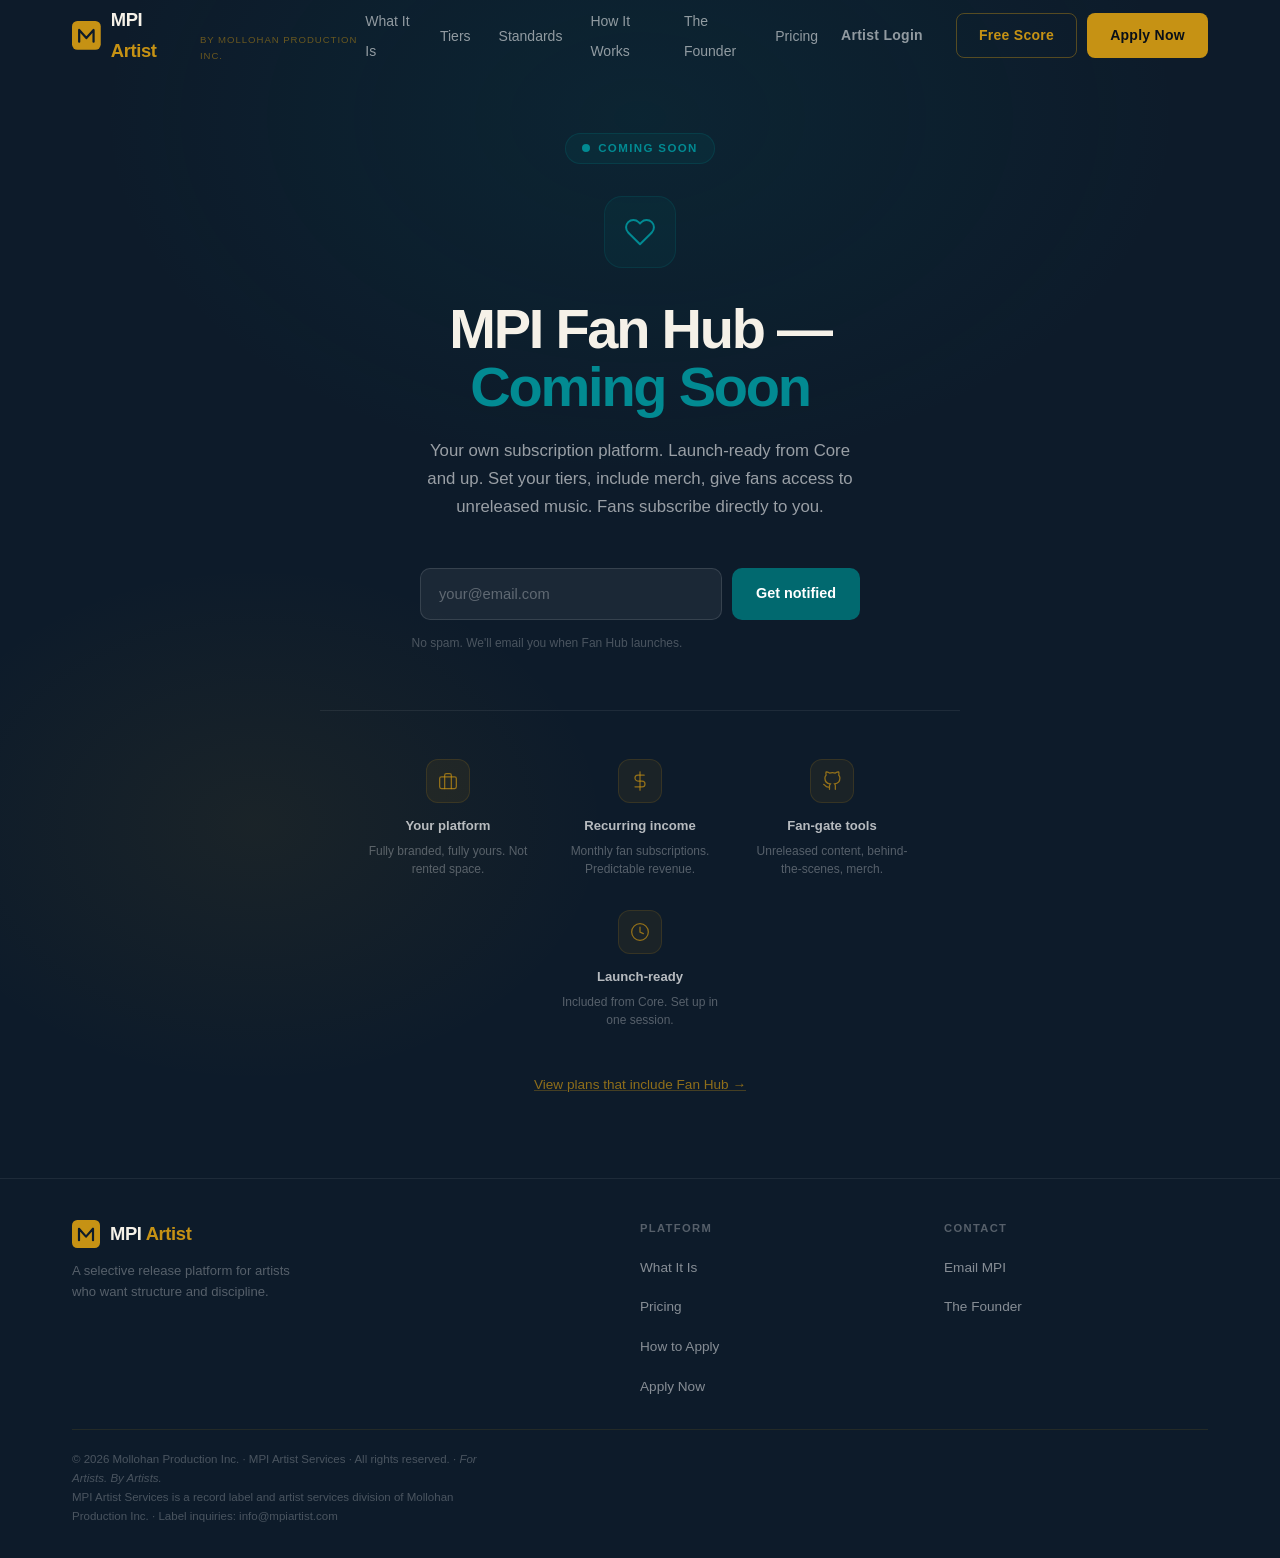
<file: fan-hub.html>
<!DOCTYPE html>
<html lang="en" data-theme="dark">
<head>
  <meta charset="UTF-8" />
  <meta name="viewport" content="width=device-width, initial-scale=1.0" />
  <title>MPI Fan Hub — Coming Soon</title>
  <meta name="description" content="Your own fan subscription platform. Launch-ready from Core and up. Build recurring income directly from your fans." />
  <meta property="og:title" content="MPI Fan Hub — Coming Soon" />
  <meta property="og:description" content="Your own subscription platform. Launch-ready from Core and up." />
  <link rel="stylesheet" href="css/base.css" />
  <link rel="icon" href="data:image/svg+xml,<svg xmlns='http://www.w3.org/2000/svg' viewBox='0 0 32 32'><rect width='32' height='32' rx='4' fill='%230D1B2A'/><text x='16' y='23' text-anchor='middle' font-family='sans-serif' font-weight='700' font-size='18' fill='%23C69214'>M</text></svg>" />

  <style>
    body {
      font-family: 'Inter', 'Satoshi', sans-serif;
      background: #0D1B2A;
      color: #fff;
      -webkit-font-smoothing: antialiased;
      overflow-x: hidden;
    }

    /* NAV */
    .nav {
      position: fixed;
      top: 0; left: 0; right: 0;
      z-index: 100;
      height: 72px;
      display: flex;
      align-items: center;
      border-bottom: 1px solid transparent;
      transition: background 0.4s, border-color 0.4s, backdrop-filter 0.4s;
    }
    .nav.scrolled {
      background: rgba(8,15,24,0.92);
      border-bottom-color: rgba(255,255,255,0.08);
      backdrop-filter: blur(14px);
    }
    .nav-inner {
      display: flex;
      align-items: center;
      justify-content: space-between;
      width: 100%;
      max-width: 1200px;
      margin-inline: auto;
      padding-inline: 2rem;
    }
    .nav-logo {
      display: flex;
      align-items: center;
      gap: 10px;
      text-decoration: none;
    }
    .nav-logo-text {
      font-family: 'Clash Display', 'Helvetica Neue', sans-serif;
      font-weight: 700;
      font-size: 1.15rem;
      color: #F5F1E8;
      letter-spacing: -0.02em;
    }
    .nav-logo-text span { color: #C69214; }
    .nav-links {
      display: flex;
      align-items: center;
      gap: 28px;
      list-style: none;
    }
    .nav-links a {
      color: rgba(255,255,255,0.55);
      text-decoration: none;
      font-size: 0.875rem;
      font-weight: 500;
      transition: color 0.2s;
    }
    .nav-links a:hover { color: #fff; }
    .nav-cta {
      display: flex;
      align-items: center;
      gap: 10px;
    }
    .btn {
      display: inline-flex;
      align-items: center;
      gap: 6px;
      padding: 10px 22px;
      border-radius: 8px;
      font-size: 0.875rem;
      font-weight: 600;
      text-decoration: none;
      transition: all 0.2s;
      white-space: nowrap;
      cursor: pointer;
      border: 1px solid transparent;
      font-family: inherit;
    }
    .btn-primary {
      background: #C69214;
      color: #080f18;
    }
    .btn-primary:hover { background: #d4a835; box-shadow: 0 4px 20px rgba(198,146,20,0.35); }
    .btn-ghost {
      background: transparent;
      color: rgba(255,255,255,0.55);
    }
    .btn-ghost:hover { color: #fff; }
    .nav-mobile-toggle {
      display: none;
      flex-direction: column;
      gap: 5px;
      background: none;
      border: none;
      cursor: pointer;
      padding: 6px;
    }
    .nav-mobile-toggle span {
      display: block;
      width: 22px;
      height: 2px;
      background: #F5F1E8;
      border-radius: 2px;
    }
    .mobile-menu {
      position: fixed;
      top: 72px; left: 0; right: 0;
      background: rgba(8,15,24,0.97);
      backdrop-filter: blur(16px);
      border-bottom: 1px solid rgba(255,255,255,0.08);
      padding: 24px;
      z-index: 99;
      display: none;
    }
    .mobile-menu.open { display: block; }
    .mobile-menu ul { list-style: none; margin-bottom: 20px; }
    .mobile-menu .mobile-link {
      display: block;
      padding: 12px 0;
      color: rgba(255,255,255,0.7);
      font-size: 1rem;
      font-weight: 500;
      border-bottom: 1px solid rgba(255,255,255,0.06);
      text-decoration: none;
    }

    /* MAIN */
    .fanhub-hero {
      min-height: 100dvh;
      display: flex;
      align-items: center;
      justify-content: center;
      text-align: center;
      padding: calc(72px + 60px) 24px 80px;
      position: relative;
      overflow: hidden;
    }
    .fanhub-hero::before {
      content: '';
      position: absolute;
      inset: 0;
      background:
        radial-gradient(ellipse 70% 50% at 50% 10%, rgba(1,105,111,0.12) 0%, transparent 60%),
        radial-gradient(ellipse 50% 40% at 20% 70%, rgba(198,146,20,0.07) 0%, transparent 55%);
      pointer-events: none;
    }
    .fanhub-inner {
      position: relative;
      max-width: 640px;
    }
    .fanhub-badge {
      display: inline-flex;
      align-items: center;
      gap: 8px;
      background: rgba(1,105,111,0.12);
      border: 1px solid rgba(1,105,111,0.3);
      border-radius: 999px;
      padding: 5px 16px;
      font-size: 0.72rem;
      font-weight: 700;
      letter-spacing: 0.12em;
      text-transform: uppercase;
      color: #028a92;
      margin-bottom: 32px;
    }
    .fanhub-icon {
      width: 72px;
      height: 72px;
      background: rgba(1,105,111,0.1);
      border: 1px solid rgba(1,105,111,0.25);
      border-radius: 18px;
      display: flex;
      align-items: center;
      justify-content: center;
      margin: 0 auto 32px;
    }
    .fanhub-h1 {
      font-family: 'Clash Display', 'Helvetica Neue', sans-serif;
      font-size: clamp(2rem, 1.2rem + 3vw, 3.5rem);
      font-weight: 700;
      letter-spacing: -0.04em;
      line-height: 1.05;
      color: #F5F1E8;
      margin-bottom: 20px;
    }
    .fanhub-h1 span { color: #028a92; }
    .fanhub-sub {
      font-size: 1.05rem;
      color: rgba(255,255,255,0.58);
      line-height: 1.65;
      max-width: 48ch;
      margin-inline: auto;
      margin-bottom: 48px;
    }

    /* Notify form */
    .notify-form {
      display: flex;
      gap: 10px;
      max-width: 440px;
      margin-inline: auto;
      flex-wrap: wrap;
      justify-content: center;
    }
    .notify-input {
      flex: 1;
      min-width: 200px;
      background: rgba(255,255,255,0.06);
      border: 1.5px solid rgba(255,255,255,0.12);
      border-radius: 10px;
      padding: 13px 18px;
      font-size: 0.92rem;
      color: #fff;
      outline: none;
      font-family: inherit;
      transition: border-color 0.2s;
    }
    .notify-input::placeholder { color: rgba(255,255,255,0.3); }
    .notify-input:focus { border-color: rgba(1,105,111,0.6); }
    .notify-btn {
      background: #01696F;
      color: #fff;
      border: none;
      border-radius: 10px;
      padding: 13px 24px;
      font-size: 0.9rem;
      font-weight: 700;
      cursor: pointer;
      font-family: inherit;
      transition: all 0.2s;
      white-space: nowrap;
    }
    .notify-btn:hover { background: #028a92; box-shadow: 0 4px 20px rgba(1,105,111,0.35); }
    .notify-note {
      font-size: 0.75rem;
      color: rgba(255,255,255,0.25);
      margin-top: 14px;
      text-align: center;
    }
    .notify-success {
      display: none;
      background: rgba(1,105,111,0.12);
      border: 1px solid rgba(1,105,111,0.3);
      border-radius: 10px;
      padding: 14px 20px;
      color: #028a92;
      font-size: 0.88rem;
      font-weight: 600;
      margin-top: 12px;
    }

    /* Feature hints */
    .fanhub-features {
      display: flex;
      justify-content: center;
      gap: 32px;
      flex-wrap: wrap;
      margin-top: 56px;
      padding-top: 48px;
      border-top: 1px solid rgba(255,255,255,0.07);
    }
    .fanhub-feat {
      text-align: center;
      max-width: 160px;
    }
    .fanhub-feat-icon {
      width: 44px;
      height: 44px;
      background: rgba(198,146,20,0.08);
      border: 1px solid rgba(198,146,20,0.15);
      border-radius: 12px;
      display: flex;
      align-items: center;
      justify-content: center;
      margin: 0 auto 12px;
      color: rgba(198,146,20,0.7);
    }
    .fanhub-feat-title {
      font-size: 0.82rem;
      font-weight: 600;
      color: rgba(255,255,255,0.7);
      margin-bottom: 5px;
    }
    .fanhub-feat-desc {
      font-size: 0.75rem;
      color: rgba(255,255,255,0.3);
      line-height: 1.5;
    }

    /* FOOTER */
    .footer {
      border-top: 1px solid rgba(255,255,255,0.07);
      padding: 40px 0 32px;
    }
    .container {
      width: 100%;
      max-width: 1200px;
      margin-inline: auto;
      padding-inline: 32px;
    }
    .footer-top {
      display: grid;
      grid-template-columns: 2fr 1fr 1fr;
      gap: 40px;
      margin-bottom: 28px;
    }
    .footer-brand p {
      margin-top: 10px;
      font-size: 0.82rem;
      color: rgba(255,255,255,0.3);
      max-width: 32ch;
    }
    .footer-links-group p {
      font-size: 0.7rem;
      font-weight: 700;
      letter-spacing: 0.12em;
      text-transform: uppercase;
      color: rgba(255,255,255,0.3);
      margin-bottom: 14px;
    }
    .footer-links { list-style: none; display: flex; flex-direction: column; gap: 10px; }
    .footer-links a { font-size: 0.85rem; color: rgba(255,255,255,0.5); text-decoration: none; transition: color 0.2s; }
    .footer-links a:hover { color: #fff; }
    .footer-divider { width: 100%; height: 1px; background: rgba(198,146,20,0.12); margin-bottom: 20px; }
    .footer-bottom p { font-size: 0.72rem; color: rgba(255,255,255,0.25); }
    .footer-bottom a { color: inherit; }

    @media (max-width: 760px) {
      .nav-links, .nav-cta { display: none; }
      .nav-mobile-toggle { display: flex; }
      .footer-top { grid-template-columns: 1fr 1fr; }
      .container { padding-inline: 18px; }
    }
    @media (max-width: 500px) {
      .footer-top { grid-template-columns: 1fr; }
    }
  </style>
</head>
<body>

  <!-- NAV -->
  <nav class="nav" id="nav" role="navigation" aria-label="Main navigation">
    <div class="nav-inner">
      <a href="/" class="nav-logo" aria-label="MPI Artist Services home">
        <svg aria-hidden="true" width="32" height="32" viewBox="0 0 32 32" fill="none" xmlns="http://www.w3.org/2000/svg">
          <rect width="32" height="32" rx="6" fill="#C69214"/>
          <path d="M8 23V10l8 9 8-9v13" stroke="#0D1B2A" stroke-width="2.5" stroke-linecap="round" stroke-linejoin="round" fill="none"/>
        </svg>
        <span class="nav-logo-text">MPI<span> Artist</span></span>
        <span style="font-size:0.6rem;letter-spacing:0.1em;color:rgba(198,146,20,0.5);font-weight:500;text-transform:uppercase;margin-left:6px;align-self:flex-end;padding-bottom:2px;">by Mollohan Production Inc.</span>
      </a>

      <ul class="nav-links" role="list">
        <li><a href="/#what-we-are">What It Is</a></li>
        <li><a href="/#tiers">Tiers</a></li>
        <li><a href="criteria.html">Standards</a></li>
        <li><a href="/#how-it-works">How It Works</a></li>
        <li><a href="/#founder">The Founder</a></li>
        <li><a href="pricing.html">Pricing</a></li>
      </ul>

      <div class="nav-cta">
        <a href="https://dashboard.mpiartist.com" class="btn btn-ghost">Artist Login</a>
        <a href="/score.html" class="btn btn-ghost" style="color:#C69214;border:1px solid rgba(198,146,20,0.4);">Free Score</a>
        <a href="apply.html" class="btn btn-primary">Apply Now</a>
      </div>

      <button class="nav-mobile-toggle" aria-label="Open menu" id="mobileToggle">
        <span></span><span></span><span></span>
      </button>
    </div>
  </nav>

  <div class="mobile-menu" id="mobileMenu" aria-hidden="true">
    <ul role="list">
      <li><a href="/#what-we-are" class="mobile-link">What It Is</a></li>
      <li><a href="/#tiers" class="mobile-link">Tiers</a></li>
      <li><a href="criteria.html" class="mobile-link">Standards</a></li>
      <li><a href="/#how-it-works" class="mobile-link">How It Works</a></li>
      <li><a href="/#founder" class="mobile-link">The Founder</a></li>
      <li><a href="pricing.html" class="mobile-link">Pricing</a></li>
    </ul>
    <a href="apply.html" class="btn btn-primary" style="width:100%;justify-content:center;display:flex;">Apply Now</a>
  </div>

  <main>
    <section class="fanhub-hero" aria-labelledby="fanhub-heading">
      <div class="fanhub-inner">
        <div class="fanhub-badge">
          <svg width="8" height="8" viewBox="0 0 8 8" fill="none"><circle cx="4" cy="4" r="4" fill="#028a92"/></svg>
          Coming Soon
        </div>

        <div class="fanhub-icon" aria-hidden="true">
          <svg width="32" height="32" viewBox="0 0 24 24" fill="none" stroke="#028a92" stroke-width="1.5" stroke-linecap="round" stroke-linejoin="round">
            <path d="M20.84 4.61a5.5 5.5 0 0 0-7.78 0L12 5.67l-1.06-1.06a5.5 5.5 0 0 0-7.78 7.78l1.06 1.06L12 21.23l7.78-7.78 1.06-1.06a5.5 5.5 0 0 0 0-7.78z"/>
          </svg>
        </div>

        <h1 class="fanhub-h1" id="fanhub-heading">
          MPI Fan Hub —<br><span>Coming Soon</span>
        </h1>
        <p class="fanhub-sub">
          Your own subscription platform. Launch-ready from Core and up. Set your tiers, include merch, give fans access to unreleased music. Fans subscribe directly to you.
        </p>

        <form class="notify-form" id="notifyForm" onsubmit="handleNotify(event)">
          <input
            type="email"
            id="notifyEmail"
            class="notify-input"
            placeholder="your@email.com"
            required
            aria-label="Email address for Fan Hub notifications"
          />
          <button type="submit" class="notify-btn">Get notified</button>
        </form>
        <p class="notify-note">No spam. We'll email you when Fan Hub launches.</p>
        <div class="notify-success" id="notifySuccess" role="status" aria-live="polite">
          You're on the list. We'll notify you when Fan Hub launches.
        </div>

        <div class="fanhub-features" role="list">
          <div class="fanhub-feat" role="listitem">
            <div class="fanhub-feat-icon" aria-hidden="true">
              <svg width="20" height="20" viewBox="0 0 24 24" fill="none" stroke="currentColor" stroke-width="1.5" stroke-linecap="round"><rect x="2" y="7" width="20" height="14" rx="2"/><path d="M16 21V5a2 2 0 0 0-2-2h-4a2 2 0 0 0-2 2v16"/></svg>
            </div>
            <p class="fanhub-feat-title">Your platform</p>
            <p class="fanhub-feat-desc">Fully branded, fully yours. Not rented space.</p>
          </div>
          <div class="fanhub-feat" role="listitem">
            <div class="fanhub-feat-icon" aria-hidden="true">
              <svg width="20" height="20" viewBox="0 0 24 24" fill="none" stroke="currentColor" stroke-width="1.5" stroke-linecap="round"><line x1="12" y1="1" x2="12" y2="23"/><path d="M17 5H9.5a3.5 3.5 0 0 0 0 7h5a3.5 3.5 0 0 1 0 7H6"/></svg>
            </div>
            <p class="fanhub-feat-title">Recurring income</p>
            <p class="fanhub-feat-desc">Monthly fan subscriptions. Predictable revenue.</p>
          </div>
          <div class="fanhub-feat" role="listitem">
            <div class="fanhub-feat-icon" aria-hidden="true">
              <svg width="20" height="20" viewBox="0 0 24 24" fill="none" stroke="currentColor" stroke-width="1.5" stroke-linecap="round"><path d="M9 19c-5 1.5-5-2.5-7-3m14 6v-3.87a3.37 3.37 0 0 0-.94-2.61c3.14-.35 6.44-1.54 6.44-7A5.44 5.44 0 0 0 20 4.77 5.07 5.07 0 0 0 19.91 1S18.73.65 16 2.48a13.38 13.38 0 0 0-7 0C6.27.65 5.09 1 5.09 1A5.07 5.07 0 0 0 5 4.77a5.44 5.44 0 0 0-1.5 3.78c0 5.42 3.3 6.61 6.44 7A3.37 3.37 0 0 0 9 18.13V22"/></svg>
            </div>
            <p class="fanhub-feat-title">Fan-gate tools</p>
            <p class="fanhub-feat-desc">Unreleased content, behind-the-scenes, merch.</p>
          </div>
          <div class="fanhub-feat" role="listitem">
            <div class="fanhub-feat-icon" aria-hidden="true">
              <svg width="20" height="20" viewBox="0 0 24 24" fill="none" stroke="currentColor" stroke-width="1.5" stroke-linecap="round"><circle cx="12" cy="12" r="10"/><polyline points="12 6 12 12 16 14"/></svg>
            </div>
            <p class="fanhub-feat-title">Launch-ready</p>
            <p class="fanhub-feat-desc">Included from Core. Set up in one session.</p>
          </div>
        </div>

        <div style="margin-top:40px;">
          <a href="pricing.html" style="font-size:0.85rem;color:rgba(198,146,20,0.7);text-decoration:underline;text-decoration-color:rgba(198,146,20,0.3);">View plans that include Fan Hub →</a>
        </div>
      </div>
    </section>
  </main>

  <!-- FOOTER -->
  <footer class="footer" role="contentinfo">
    <div class="container">
      <div class="footer-top">
        <div class="footer-brand">
          <a href="/" class="nav-logo" aria-label="MPI Artist Services">
            <svg aria-hidden="true" width="28" height="28" viewBox="0 0 32 32" fill="none">
              <rect width="32" height="32" rx="6" fill="#C69214"/>
              <path d="M8 23V10l8 9 8-9v13" stroke="#0D1B2A" stroke-width="2.5" stroke-linecap="round" stroke-linejoin="round" fill="none"/>
            </svg>
            <span class="nav-logo-text">MPI<span> Artist</span></span>
          </a>
          <p>A selective release platform for artists who want structure and discipline.</p>
        </div>
        <div class="footer-links-group">
          <p>Platform</p>
          <ul role="list" class="footer-links">
            <li><a href="/#what-we-are">What It Is</a></li>
            <li><a href="pricing.html">Pricing</a></li>
            <li><a href="/#how-it-works">How to Apply</a></li>
            <li><a href="apply.html">Apply Now</a></li>
          </ul>
        </div>
        <div class="footer-links-group">
          <p>Contact</p>
          <ul role="list" class="footer-links">
            <li><a href="mailto:joshua@mpiartist.com">Email MPI</a></li>
            <li><a href="/#founder">The Founder</a></li>
          </ul>
        </div>
      </div>
      <div class="footer-divider"></div>
      <div class="footer-bottom">
        <p>&copy; 2026 Mollohan Production Inc. · MPI Artist Services · All rights reserved. · <em>For Artists. By Artists.</em></p>
        <p>MPI Artist Services is a record label and artist services division of Mollohan Production Inc. · Label inquiries: <a href="mailto:info@mpiartist.com">info@mpiartist.com</a></p>
      </div>
    </div>
  </footer>

  <script>
    /* Nav scroll */
    const nav = document.getElementById('nav');
    window.addEventListener('scroll', () => nav.classList.toggle('scrolled', window.scrollY > 20), { passive: true });

    /* Mobile menu */
    const toggle = document.getElementById('mobileToggle');
    const menu   = document.getElementById('mobileMenu');
    toggle.addEventListener('click', () => {
      const open = menu.classList.toggle('open');
      menu.setAttribute('aria-hidden', String(!open));
    });

    /* Notify form — posts to GHL location */
    function handleNotify(e) {
      e.preventDefault();
      const email = document.getElementById('notifyEmail').value.trim();
      if (!email) return;

      /* Post to GHL location webhook (replace URL when GHL is configured) */
      const GHL_WEBHOOK = 'https://services.leadconnectorhq.com/hooks/YOUR_LOCATION_ID/webhook-triggers/fan-hub-notify';

      fetch(GHL_WEBHOOK, {
        method: 'POST',
        headers: { 'Content-Type': 'application/json' },
        body: JSON.stringify({ email, source: 'fan-hub-stub', timestamp: new Date().toISOString() })
      }).catch(() => { /* Silently fail — form still shows success */ });

      document.getElementById('notifyForm').style.display = 'none';
      document.querySelector('.notify-note').style.display = 'none';
      document.getElementById('notifySuccess').style.display = 'block';
    }
  </script>
</body>
</html>
</file>
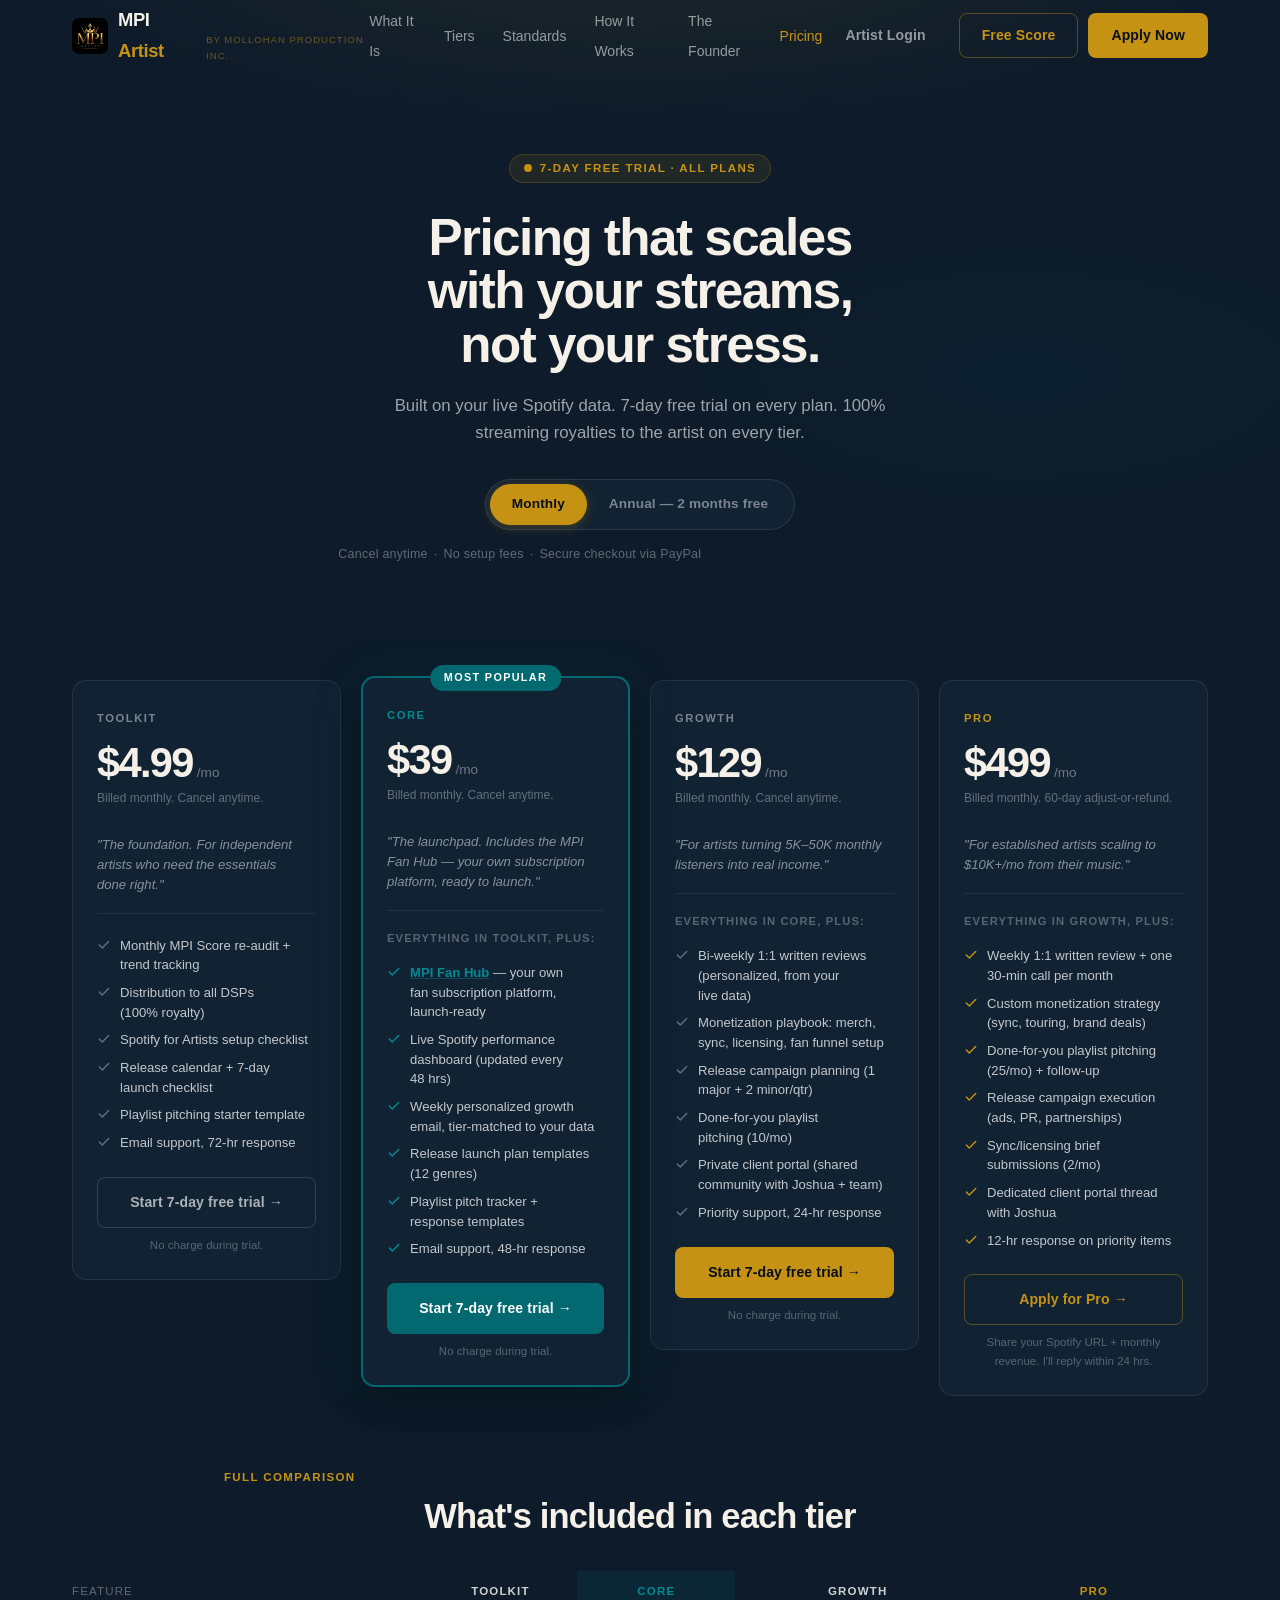
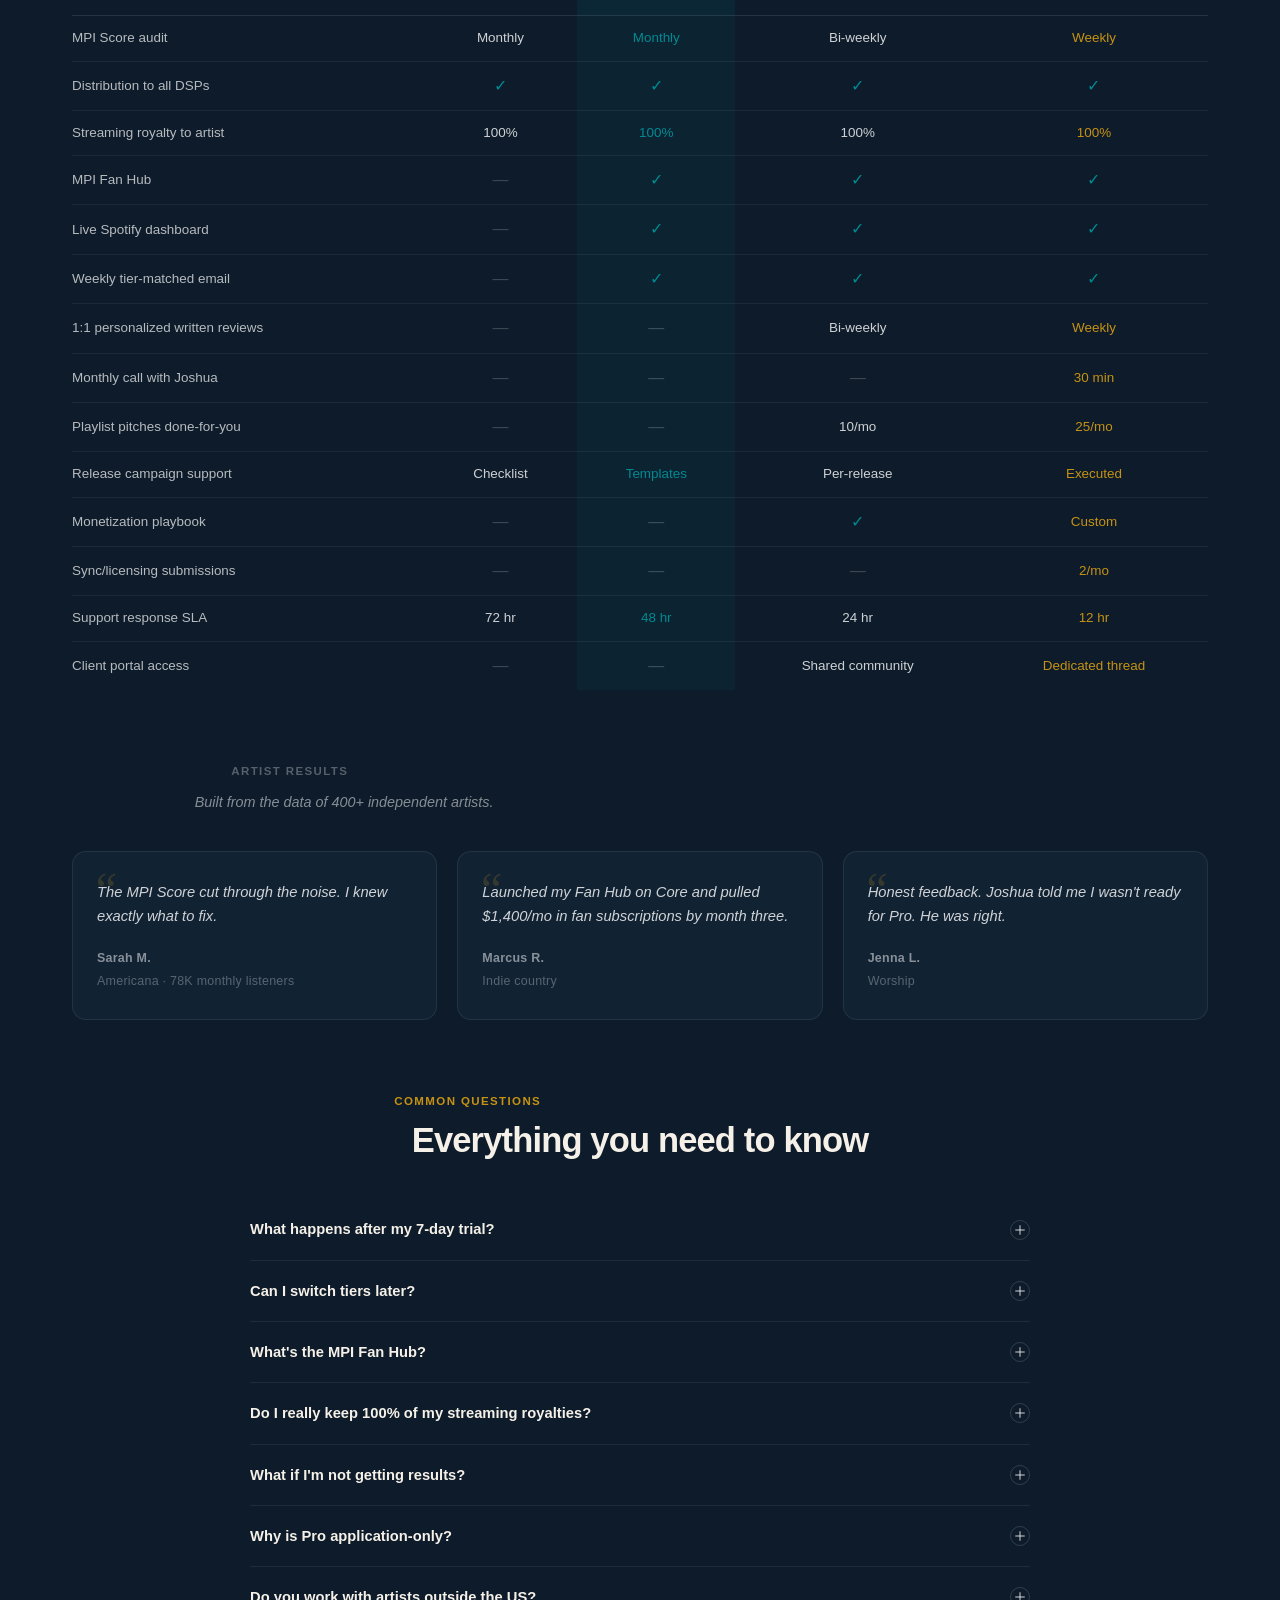
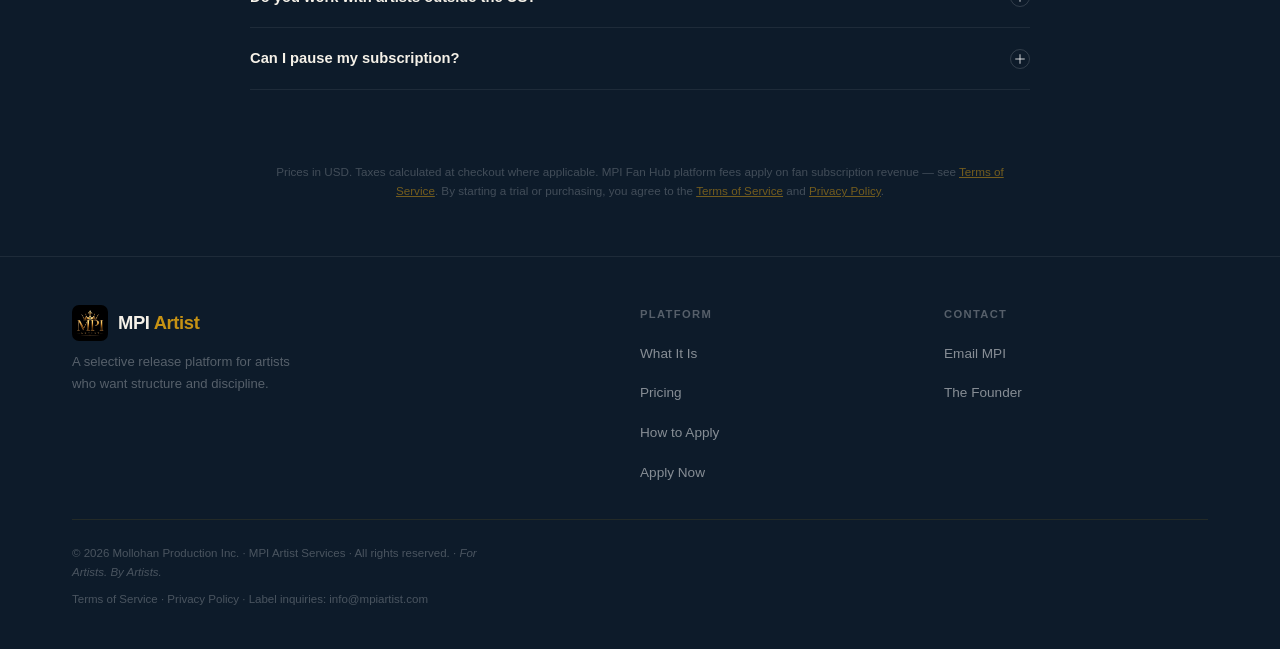
<file: pricing.html>
<!DOCTYPE html>
<html lang="en" data-theme="dark">
<head>
  <meta charset="UTF-8" />
  <meta name="viewport" content="width=device-width, initial-scale=1.0" />
  <title>MPI Artist Pricing | Plans from $4.99/mo — 7-Day Free Trial</title>
  <meta name="description" content="Choose your MPI Artist plan. Toolkit at $4.99/mo, Core at $39/mo with Fan Hub, Growth at $129/mo. All plans include 7-day free trial and 100% royalties." />
  <link rel="canonical" href="https://mpiartist.com/pricing.html" />
  <link rel="stylesheet" href="css/base.css" />
  <link rel="icon" href="data:image/svg+xml,<svg xmlns='http://www.w3.org/2000/svg' viewBox='0 0 32 32'><rect width='32' height='32' rx='4' fill='%230D1B2A'/><text x='16' y='23' text-anchor='middle' font-family='sans-serif' font-weight='700' font-size='18' fill='%23C69214'>M</text></svg>" />

  <style>
    /* ── PRICING PAGE VARS ── */
    :root {
      --teal: #01696F;
      --teal-light: #028a92;
      --teal-subtle: rgba(1, 105, 111, 0.12);
      --teal-border: rgba(1, 105, 111, 0.45);
      --card-bg: #112233;
      --border-dim: rgba(255,255,255,0.08);
      --shadow-teal: 0 0 48px rgba(1, 105, 111, 0.18), 0 12px 40px rgba(0,0,0,0.5);
    }

    body {
      font-family: 'Inter', 'Satoshi', sans-serif;
      background: #0D1B2A;
      color: #fff;
      -webkit-font-smoothing: antialiased;
      overflow-x: hidden;
    }

    /* ── NAV ── */
    .nav {
      position: fixed;
      top: 0; left: 0; right: 0;
      z-index: 100;
      height: 72px;
      display: flex;
      align-items: center;
      border-bottom: 1px solid transparent;
      transition: background 0.4s, border-color 0.4s, backdrop-filter 0.4s;
    }
    .nav.scrolled {
      background: rgba(8,15,24,0.92);
      border-bottom-color: rgba(255,255,255,0.08);
      backdrop-filter: blur(14px);
    }
    .nav-inner {
      display: flex;
      align-items: center;
      justify-content: space-between;
      width: 100%;
      max-width: 1200px;
      margin-inline: auto;
      padding-inline: 2rem;
    }
    .nav-logo {
      display: flex;
      align-items: center;
      gap: 10px;
      text-decoration: none;
    }
    .nav-logo-text {
      font-family: 'Clash Display', 'Helvetica Neue', sans-serif;
      font-weight: 700;
      font-size: 1.15rem;
      color: #F5F1E8;
      letter-spacing: -0.02em;
    }
    .nav-logo-text span { color: #C69214; }
    .nav-links {
      display: flex;
      align-items: center;
      gap: 28px;
      list-style: none;
    }
    .nav-links a {
      color: rgba(255,255,255,0.55);
      text-decoration: none;
      font-size: 0.875rem;
      font-weight: 500;
      transition: color 0.2s;
    }
    .nav-links a:hover { color: #fff; }
    .nav-links a.active { color: #C69214; }
    .nav-cta {
      display: flex;
      align-items: center;
      gap: 10px;
    }
    .btn {
      display: inline-flex;
      align-items: center;
      gap: 6px;
      padding: 10px 22px;
      border-radius: 8px;
      font-size: 0.875rem;
      font-weight: 600;
      letter-spacing: 0.01em;
      text-decoration: none;
      transition: all 0.2s;
      white-space: nowrap;
      cursor: pointer;
      border: 1px solid transparent;
      font-family: inherit;
    }
    .btn:active { transform: translateY(1px); }
    .btn-primary {
      background: #C69214;
      color: #080f18;
      border-color: transparent;
    }
    .btn-primary:hover {
      background: #d4a835;
      box-shadow: 0 4px 20px rgba(198,146,20,0.35);
    }
    .btn-ghost {
      background: transparent;
      color: rgba(255,255,255,0.55);
      border-color: transparent;
    }
    .btn-ghost:hover { color: #fff; }
    .btn-outline {
      background: transparent;
      color: #F5F1E8;
      border-color: rgba(198,146,20,0.35);
    }
    .btn-outline:hover {
      border-color: #C69214;
      color: #C69214;
    }
    .nav-mobile-toggle {
      display: none;
      flex-direction: column;
      gap: 5px;
      background: none;
      border: none;
      cursor: pointer;
      padding: 6px;
    }
    .nav-mobile-toggle span {
      display: block;
      width: 22px;
      height: 2px;
      background: #F5F1E8;
      border-radius: 2px;
      transition: transform 0.2s, opacity 0.2s;
    }

    /* Mobile Menu */
    .mobile-menu {
      position: fixed;
      top: 72px; left: 0; right: 0;
      background: rgba(8,15,24,0.97);
      backdrop-filter: blur(16px);
      border-bottom: 1px solid rgba(255,255,255,0.08);
      padding: 24px;
      z-index: 99;
      display: none;
    }
    .mobile-menu.open { display: block; }
    .mobile-menu ul { list-style: none; margin-bottom: 20px; }
    .mobile-menu .mobile-link {
      display: block;
      padding: 12px 0;
      color: rgba(255,255,255,0.7);
      font-size: 1rem;
      font-weight: 500;
      border-bottom: 1px solid rgba(255,255,255,0.06);
      text-decoration: none;
      transition: color 0.2s;
    }
    .mobile-menu .mobile-link:hover { color: #fff; }

    /* ── HERO ── */
    .pricing-hero {
      padding-top: calc(72px + 80px);
      padding-bottom: 60px;
      text-align: center;
      position: relative;
      overflow: hidden;
    }
    .pricing-hero::before {
      content: '';
      position: absolute;
      inset: 0;
      background:
        radial-gradient(ellipse 80% 50% at 50% -10%, rgba(198,146,20,0.10) 0%, transparent 60%),
        radial-gradient(ellipse 50% 40% at 80% 60%, rgba(1,105,111,0.06) 0%, transparent 55%);
      pointer-events: none;
    }
    .pricing-hero-inner {
      position: relative;
      max-width: 760px;
      margin-inline: auto;
      padding-inline: 24px;
    }
    .pricing-eyebrow {
      display: inline-flex;
      align-items: center;
      gap: 8px;
      background: rgba(198,146,20,0.1);
      border: 1px solid rgba(198,146,20,0.22);
      border-radius: 999px;
      padding: 4px 14px;
      font-size: 0.72rem;
      font-weight: 600;
      letter-spacing: 0.12em;
      text-transform: uppercase;
      color: #C69214;
      margin-bottom: 28px;
    }
    .pricing-h1 {
      font-family: 'Clash Display', 'Helvetica Neue', sans-serif;
      font-size: clamp(2rem, 1.2rem + 2.5vw, 3.4rem);
      font-weight: 700;
      letter-spacing: -0.03em;
      line-height: 1.05;
      color: #F5F1E8;
      margin-bottom: 20px;
    }
    .pricing-subhead {
      font-size: 1.05rem;
      color: rgba(255,255,255,0.6);
      line-height: 1.65;
      max-width: 56ch;
      margin-inline: auto;
      margin-bottom: 18px;
    }

    /* ── BILLING TOGGLE ── */
    .billing-toggle-wrap {
      margin: 32px auto 14px;
      display: flex;
      justify-content: center;
    }
    .billing-toggle {
      display: inline-flex;
      background: #112233;
      border: 1px solid rgba(255,255,255,0.1);
      border-radius: 999px;
      padding: 4px;
      gap: 0;
    }
    .billing-toggle-btn {
      padding: 9px 22px;
      border-radius: 999px;
      font-size: 0.85rem;
      font-weight: 600;
      color: rgba(255,255,255,0.45);
      cursor: pointer;
      transition: all 0.22s;
      border: none;
      background: transparent;
      font-family: inherit;
      letter-spacing: 0.01em;
      white-space: nowrap;
    }
    .billing-toggle-btn.active {
      background: #C69214;
      color: #080f18;
      box-shadow: 0 2px 12px rgba(198,146,20,0.3);
    }
    .billing-toggle-btn:not(.active):hover { color: rgba(255,255,255,0.8); }
    .billing-trust {
      font-size: 0.78rem;
      color: rgba(255,255,255,0.35);
      text-align: center;
      margin-bottom: 0;
      letter-spacing: 0.02em;
    }
    .billing-trust span { margin: 0 6px; }

    /* ── TIER GRID ── */
    .pricing-section {
      padding: 56px 0 72px;
    }
    .container {
      width: 100%;
      max-width: 1200px;
      margin-inline: auto;
      padding-inline: 32px;
    }
    .tiers-grid {
      display: grid;
      grid-template-columns: repeat(4, 1fr);
      gap: 20px;
      align-items: start;
    }

    /* Tier card base */
    .tier-card {
      background: #112233;
      border: 1px solid rgba(255,255,255,0.08);
      border-radius: 14px;
      padding: 28px 24px 24px;
      display: flex;
      flex-direction: column;
      transition: border-color 0.22s, box-shadow 0.22s, transform 0.22s;
      position: relative;
    }
    .tier-card:hover {
      border-color: rgba(198,146,20,0.3);
      transform: translateY(-2px);
      box-shadow: 0 8px 32px rgba(0,0,0,0.35);
    }

    /* Featured Core card */
    .tier-card.featured {
      border: 2px solid #01696F;
      box-shadow: var(--shadow-teal);
      z-index: 1;
      transform: translateY(-4px);
    }
    .tier-card.featured:hover {
      border-color: #028a92;
      box-shadow: 0 0 60px rgba(1, 105, 111, 0.25), 0 16px 48px rgba(0,0,0,0.5);
      transform: translateY(-7px);
    }

    /* Most Popular badge */
    .most-popular-badge {
      position: absolute;
      top: -13px;
      left: 50%;
      transform: translateX(-50%);
      background: #01696F;
      color: #fff;
      font-size: 0.68rem;
      font-weight: 700;
      letter-spacing: 0.12em;
      text-transform: uppercase;
      padding: 4px 14px;
      border-radius: 999px;
      white-space: nowrap;
    }

    .tier-name {
      font-size: 0.7rem;
      font-weight: 700;
      letter-spacing: 0.14em;
      text-transform: uppercase;
      color: rgba(255,255,255,0.45);
      margin-bottom: 14px;
    }
    .tier-card.featured .tier-name { color: #028a92; }
    .tier-card[data-tier="pro"] .tier-name { color: #C69214; }

    .tier-price-block {
      margin-bottom: 6px;
    }
    .tier-price {
      display: flex;
      align-items: baseline;
      gap: 4px;
      line-height: 1;
    }
    .price-amount {
      font-family: 'Clash Display', 'Helvetica Neue', sans-serif;
      font-size: 2.6rem;
      font-weight: 700;
      letter-spacing: -0.04em;
      color: #F5F1E8;
    }
    .price-period {
      font-size: 0.85rem;
      color: rgba(255,255,255,0.4);
      font-weight: 500;
    }
    .price-subline {
      font-size: 0.75rem;
      color: rgba(255,255,255,0.35);
      margin-top: 7px;
      line-height: 1.4;
      min-height: 2.1em;
    }
    .price-monthly { display: inline; }
    .price-annual  { display: none; }
    body.show-annual .price-monthly { display: none; }
    body.show-annual .price-annual  { display: inline; }

    /* Pro "By Application" price */
    .price-invite {
      font-family: 'Clash Display', 'Helvetica Neue', sans-serif;
      font-size: 1.5rem;
      font-weight: 700;
      letter-spacing: -0.03em;
      color: #C69214;
    }

    .tier-tagline {
      font-size: 0.82rem;
      color: rgba(255,255,255,0.5);
      line-height: 1.5;
      margin: 14px 0 18px;
      font-style: italic;
    }

    .tier-divider {
      width: 100%;
      height: 1px;
      background: rgba(255,255,255,0.07);
      margin-bottom: 18px;
    }

    .tier-features-heading {
      font-size: 0.7rem;
      font-weight: 700;
      letter-spacing: 0.1em;
      text-transform: uppercase;
      color: rgba(255,255,255,0.3);
      margin-bottom: 12px;
    }

    .tier-features {
      list-style: none;
      padding: 0;
      margin: 0 0 20px;
      flex: 1;
    }
    .tier-feature {
      display: flex;
      align-items: flex-start;
      gap: 9px;
      font-size: 0.82rem;
      color: rgba(255,255,255,0.75);
      line-height: 1.5;
      padding: 4px 0;
    }
    .tier-feature .check-icon {
      flex-shrink: 0;
      margin-top: 2px;
      color: rgba(255,255,255,0.35);
    }
    .tier-card.featured .tier-feature .check-icon { color: #028a92; }
    .tier-card[data-tier="pro"] .tier-feature .check-icon { color: #C69214; }

    .tier-feature strong { color: #F5F1E8; font-weight: 600; }
    .tier-feature a {
      color: #028a92;
      text-decoration: underline;
      text-decoration-color: rgba(2,138,146,0.4);
    }
    .tier-feature a:hover { color: #01696F; }

    /* CTA button */
    .cta-btn {
      width: 100%;
      justify-content: center;
      border-radius: 8px;
      font-size: 0.875rem;
      font-weight: 700;
      padding: 13px 20px;
      letter-spacing: 0.01em;
      cursor: pointer;
      border: 1px solid transparent;
      font-family: inherit;
      transition: all 0.2s;
      display: flex;
      align-items: center;
      text-decoration: none;
    }
    .cta-btn:active { transform: translateY(1px); }
    .cta-btn-primary {
      background: #C69214;
      color: #080f18;
    }
    .cta-btn-primary:hover {
      background: #d4a835;
      box-shadow: 0 4px 20px rgba(198,146,20,0.35);
    }
    .cta-btn-teal {
      background: #01696F;
      color: #fff;
      border-color: transparent;
    }
    .cta-btn-teal:hover {
      background: #028a92;
      box-shadow: 0 4px 20px rgba(1,105,111,0.35);
    }
    .cta-btn-outline {
      background: transparent;
      color: #C69214;
      border-color: rgba(198,146,20,0.4);
    }
    .cta-btn-outline:hover {
      border-color: #C69214;
      background: rgba(198,146,20,0.08);
    }
    .cta-btn-ghost {
      background: transparent;
      color: rgba(255,255,255,0.65);
      border-color: rgba(255,255,255,0.15);
    }
    .cta-btn-ghost:hover {
      color: #fff;
      border-color: rgba(255,255,255,0.35);
    }
    .cta-sublabel {
      font-size: 0.72rem;
      color: rgba(255,255,255,0.3);
      text-align: center;
      margin-top: 8px;
    }

    /* ── COMPARISON TABLE ── */
    .compare-section {
      padding: 0 0 72px;
    }
    .compare-section-label {
      font-size: 0.72rem;
      font-weight: 700;
      letter-spacing: 0.12em;
      text-transform: uppercase;
      color: #C69214;
      text-align: center;
      margin-bottom: 10px;
    }
    .compare-section-title {
      font-family: 'Clash Display', 'Helvetica Neue', sans-serif;
      font-size: clamp(1.5rem, 1.2rem + 1.2vw, 2.2rem);
      font-weight: 600;
      letter-spacing: -0.025em;
      color: #F5F1E8;
      text-align: center;
      margin-bottom: 36px;
    }
    .compare-scroll {
      overflow-x: auto;
      -webkit-overflow-scrolling: touch;
    }
    .compare-table {
      width: 100%;
      min-width: 640px;
      border-collapse: collapse;
      font-size: 0.84rem;
    }
    .compare-table th,
    .compare-table td {
      padding: 11px 16px;
      text-align: center;
      border-bottom: 1px solid rgba(255,255,255,0.06);
    }
    .compare-table th:first-child,
    .compare-table td:first-child {
      text-align: left;
      color: rgba(255,255,255,0.7);
      font-weight: 500;
      padding-left: 0;
    }
    .compare-table thead th {
      font-size: 0.72rem;
      font-weight: 700;
      letter-spacing: 0.1em;
      text-transform: uppercase;
      padding-bottom: 14px;
      border-bottom: 1px solid rgba(255,255,255,0.1);
    }
    .compare-table thead th:first-child { color: rgba(255,255,255,0.35); }
    .col-toolkit { color: rgba(255,255,255,0.8); }
    .col-core {
      background: rgba(1, 105, 111, 0.1);
      color: #028a92;
    }
    .col-core-header {
      background: rgba(1,105,111,0.15);
      color: #028a92 !important;
    }
    .col-growth { color: rgba(255,255,255,0.8); }
    .col-pro { color: #C69214; }
    .check-yes { color: #028a92; font-size: 1rem; }
    .check-no  { color: rgba(255,255,255,0.2); font-size: 1rem; }
    .compare-table tr:last-child td { border-bottom: none; }
    .compare-table tr:hover td { background: rgba(255,255,255,0.02); }
    .compare-table tr:hover td.col-core { background: rgba(1,105,111,0.13); }

    /* ── SOCIAL PROOF ── */
    .proof-section {
      padding: 0 0 72px;
    }
    .proof-label {
      font-size: 0.72rem;
      font-weight: 700;
      letter-spacing: 0.12em;
      text-transform: uppercase;
      color: rgba(255,255,255,0.3);
      text-align: center;
      margin-bottom: 10px;
    }
    .proof-tagline {
      font-size: 0.9rem;
      color: rgba(255,255,255,0.5);
      text-align: center;
      margin-bottom: 36px;
      font-style: italic;
    }
    .proof-grid {
      display: grid;
      grid-template-columns: repeat(3, 1fr);
      gap: 20px;
    }
    .proof-card {
      background: #112233;
      border: 1px solid rgba(255,255,255,0.08);
      border-radius: 14px;
      padding: 28px 24px;
      transition: border-color 0.22s;
    }
    .proof-card:hover { border-color: rgba(198,146,20,0.25); }
    .proof-quote {
      font-size: 0.92rem;
      color: rgba(255,255,255,0.8);
      line-height: 1.65;
      margin-bottom: 20px;
      font-style: italic;
      position: relative;
    }
    .proof-quote::before {
      content: '\201C';
      font-family: Georgia, serif;
      font-size: 3rem;
      color: rgba(198,146,20,0.2);
      line-height: 1;
      position: absolute;
      top: -14px;
      left: -6px;
    }
    .proof-author {
      font-size: 0.78rem;
      font-weight: 600;
      color: rgba(255,255,255,0.5);
      letter-spacing: 0.02em;
    }
    .proof-author span {
      display: block;
      color: rgba(255,255,255,0.3);
      font-weight: 400;
      margin-top: 2px;
    }

    /* ── FAQ ── */
    .faq-section {
      padding: 0 0 72px;
    }
    .faq-inner {
      max-width: 780px;
      margin-inline: auto;
    }
    .faq-label {
      font-size: 0.72rem;
      font-weight: 700;
      letter-spacing: 0.12em;
      text-transform: uppercase;
      color: #C69214;
      margin-bottom: 10px;
      text-align: center;
    }
    .faq-title {
      font-family: 'Clash Display', 'Helvetica Neue', sans-serif;
      font-size: clamp(1.5rem, 1.2rem + 1.2vw, 2.2rem);
      font-weight: 600;
      letter-spacing: -0.025em;
      color: #F5F1E8;
      text-align: center;
      margin-bottom: 40px;
    }
    .faq-item {
      border-bottom: 1px solid rgba(255,255,255,0.07);
    }
    .faq-question {
      width: 100%;
      background: none;
      border: none;
      display: flex;
      align-items: center;
      justify-content: space-between;
      gap: 16px;
      padding: 18px 0;
      text-align: left;
      font-size: 0.92rem;
      font-weight: 600;
      color: #F5F1E8;
      cursor: pointer;
      font-family: inherit;
      transition: color 0.2s;
    }
    .faq-question:hover { color: #C69214; }
    .faq-icon {
      flex-shrink: 0;
      width: 20px;
      height: 20px;
      border-radius: 50%;
      border: 1px solid rgba(255,255,255,0.15);
      display: flex;
      align-items: center;
      justify-content: center;
      transition: transform 0.25s, border-color 0.2s;
      color: rgba(255,255,255,0.4);
    }
    .faq-item.open .faq-icon {
      transform: rotate(45deg);
      border-color: #C69214;
      color: #C69214;
    }
    .faq-answer {
      max-height: 0;
      overflow: hidden;
      transition: max-height 0.3s cubic-bezier(0.16,1,0.3,1);
    }
    .faq-item.open .faq-answer { max-height: 400px; }
    .faq-answer-inner {
      padding: 0 0 18px;
      font-size: 0.88rem;
      color: rgba(255,255,255,0.6);
      line-height: 1.7;
    }

    /* ── LEGAL FOOTER LINE ── */
    .legal-line {
      max-width: 780px;
      margin-inline: auto;
      text-align: center;
      font-size: 0.73rem;
      color: rgba(255,255,255,0.22);
      line-height: 1.65;
      padding: 0 24px 56px;
    }
    .legal-line a { color: rgba(198,146,20,0.55); text-decoration: underline; }
    .legal-line a:hover { color: #C69214; }

    /* ── FOOTER ── */
    .footer {
      border-top: 1px solid rgba(255,255,255,0.07);
      padding-top: 48px;
      padding-bottom: 40px;
    }
    .footer-top {
      display: grid;
      grid-template-columns: 2fr 1fr 1fr;
      gap: 40px;
      margin-bottom: 32px;
    }
    .footer-brand p {
      margin-top: 10px;
      font-size: 0.82rem;
      color: rgba(255,255,255,0.3);
      max-width: 32ch;
    }
    .footer-links-group p {
      font-size: 0.7rem;
      font-weight: 700;
      letter-spacing: 0.12em;
      text-transform: uppercase;
      color: rgba(255,255,255,0.3);
      margin-bottom: 14px;
    }
    .footer-links {
      list-style: none;
      display: flex;
      flex-direction: column;
      gap: 10px;
    }
    .footer-links a {
      font-size: 0.85rem;
      color: rgba(255,255,255,0.5);
      text-decoration: none;
      transition: color 0.2s;
    }
    .footer-links a:hover { color: #fff; }
    .footer-divider {
      width: 100%;
      height: 1px;
      background: rgba(198,146,20,0.12);
      margin-bottom: 24px;
    }
    .footer-bottom {
      display: flex;
      flex-direction: column;
      gap: 8px;
    }
    .footer-bottom p {
      font-size: 0.72rem;
      color: rgba(255,255,255,0.25);
    }
    .footer-bottom a { color: inherit; }

    /* ── RESPONSIVE ── */
    @media (max-width: 1000px) {
      .tiers-grid {
        grid-template-columns: repeat(2, 1fr);
      }
      .tier-card.featured { transform: none; }
      .tier-card.featured:hover { transform: translateY(-2px); }
      .proof-grid { grid-template-columns: repeat(3, 1fr); }
      .footer-top { grid-template-columns: 1fr 1fr; }
    }
    @media (max-width: 760px) {
      .proof-grid { grid-template-columns: 1fr; }
      .nav-links, .nav-cta { display: none; }
      .nav-mobile-toggle { display: flex; }
      .container { padding-inline: 18px; }
    }
    @media (max-width: 580px) {
      .tiers-grid { grid-template-columns: 1fr; }
      .tier-card.featured { transform: none; }
      .footer-top { grid-template-columns: 1fr; }
      .pricing-h1 { font-size: 2rem; }
    }
  </style>
  <!-- PayPal SDK -->
  <script src="https://www.paypal.com/sdk/js?client-id=BAASBUWckeOsT-ahXOa6K6FqXc67EgP0hMd7m7N3tngaWwL8Hu97SoHisTTs92qJhHUkg2MEPgyno729lM&vault=true&intent=subscription&currency=USD" data-sdk-integration-source="button-factory"></script>
  <!-- GA4 (gtag.js) — MPI Artist property 533946370 -->
  <script async src="https://www.googletagmanager.com/gtag/js?id=G-6CZCDZL118"></script>
  <script>
    window.dataLayer = window.dataLayer || [];
    function gtag(){ dataLayer.push(arguments); }
    gtag('js', new Date());
    // Read rep_variant cookie for A/B tracking
    function getRepVariant() {
      const m = document.cookie.match(/(?:^|;\s*)rep_variant=([^;]+)/);
      return m ? m[1] : 'A';
    }
    gtag('config', 'G-6CZCDZL118', {
      page_title: 'Pricing',
      page_path: '/pricing'
    });
    // Fire pricing_page_view with billing cycle + variant
    window.addEventListener('DOMContentLoaded', function() {
      const cycle = localStorage.getItem('mpi_billing_cycle') || 'monthly';
      const variant = getRepVariant();
      gtag('event', 'pricing_page_view', {
        billing_cycle: cycle,
        rep_variant: variant,
        page_location: window.location.href
      });
    });
  </script>
  <!-- Open Graph -->
  <meta property="og:title" content="MPI Artist Pricing | Plans from $4.99/mo — 7-Day Free Trial" />
  <meta property="og:description" content="Choose your MPI Artist plan. Toolkit at $4.99/mo, Core at $39/mo with Fan Hub, Growth at $129/mo. All plans include 7-day free trial and 100% royalties." />
  <meta property="og:image" content="https://mpiartist.com/images/mpi-logo.jpeg" />
  <meta property="og:url" content="https://mpiartist.com/pricing.html" />
  <meta property="og:type" content="website" />
  <meta property="og:site_name" content="MPI Artist Services" />
  <!-- Twitter Card -->
  <meta name="twitter:card" content="summary_large_image" />
  <meta name="twitter:title" content="MPI Artist Pricing | Plans from $4.99/mo — 7-Day Free Trial" />
  <meta name="twitter:description" content="Choose your MPI Artist plan. Toolkit at $4.99/mo, Core at $39/mo with Fan Hub, Growth at $129/mo. All plans include 7-day free trial and 100% royalties." />
  <meta name="twitter:image" content="https://mpiartist.com/images/mpi-logo.jpeg" />
  <!-- Schema.org: Product -->
  <script type="application/ld+json">
  {
    "@context": "https://schema.org",
    "@type": "Product",
    "name": "MPI Artist Services",
    "description": "Label-level tools for independent artists: release wizard, Spotify analytics, MPI Score, Fan Hub, campaign manager, and ISRC registry.",
    "image": "https://mpiartist.com/images/mpi-logo.jpeg",
    "brand": {
      "@type": "Brand",
      "name": "MPI Artist Services"
    },
    "aggregateRating": {
      "@type": "AggregateRating",
      "ratingValue": "4.9",
      "reviewCount": "1",
      "bestRating": "5",
      "worstRating": "1"
    },
    "review": {
      "@type": "Review",
      "reviewRating": {
        "@type": "Rating",
        "ratingValue": "5",
        "bestRating": "5"
      },
      "author": {
        "@type": "Person",
        "name": "Joshua Mollohan"
      },
      "reviewBody": "Built from 165+ releases and 276K monthly listeners of real-world experience. Every tool was forged inside an active catalog."
    },
    "offers": [
      {
        "@type": "Offer",
        "name": "Toolkit",
        "price": "4.99",
        "priceCurrency": "USD",
        "priceValidUntil": "2027-01-01",
        "availability": "https://schema.org/InStock",
        "url": "https://mpiartist.com/pricing.html",
        "image": "https://mpiartist.com/images/mpi-logo.jpeg",
        "hasMerchantReturnPolicy": {
          "@type": "MerchantReturnPolicy",
          "applicableCountry": "US",
          "returnPolicyCategory": "https://schema.org/MerchantReturnNotPermitted",
          "merchantReturnDays": 7,
          "returnMethod": "https://schema.org/ReturnByMail"
        },
        "shippingDetails": {
          "@type": "OfferShippingDetails",
          "shippingRate": {
            "@type": "MonetaryAmount",
            "value": "0",
            "currency": "USD"
          },
          "deliveryTime": {
            "@type": "ShippingDeliveryTime",
            "handlingTime": {"@type": "QuantitativeValue", "minValue": 0, "maxValue": 0, "unitCode": "DAY"},
            "transitTime": {"@type": "QuantitativeValue", "minValue": 0, "maxValue": 0, "unitCode": "DAY"}
          },
          "shippingDestination": {"@type": "DefinedRegion", "addressCountry": "US"}
        }
      },
      {
        "@type": "Offer",
        "name": "Core",
        "price": "39.00",
        "priceCurrency": "USD",
        "priceValidUntil": "2027-01-01",
        "availability": "https://schema.org/InStock",
        "url": "https://mpiartist.com/pricing.html",
        "image": "https://mpiartist.com/images/mpi-logo.jpeg",
        "hasMerchantReturnPolicy": {
          "@type": "MerchantReturnPolicy",
          "applicableCountry": "US",
          "returnPolicyCategory": "https://schema.org/MerchantReturnNotPermitted",
          "merchantReturnDays": 7,
          "returnMethod": "https://schema.org/ReturnByMail"
        },
        "shippingDetails": {
          "@type": "OfferShippingDetails",
          "shippingRate": {"@type": "MonetaryAmount", "value": "0", "currency": "USD"},
          "deliveryTime": {
            "@type": "ShippingDeliveryTime",
            "handlingTime": {"@type": "QuantitativeValue", "minValue": 0, "maxValue": 0, "unitCode": "DAY"},
            "transitTime": {"@type": "QuantitativeValue", "minValue": 0, "maxValue": 0, "unitCode": "DAY"}
          },
          "shippingDestination": {"@type": "DefinedRegion", "addressCountry": "US"}
        }
      },
      {
        "@type": "Offer",
        "name": "Growth",
        "price": "129.00",
        "priceCurrency": "USD",
        "priceValidUntil": "2027-01-01",
        "availability": "https://schema.org/InStock",
        "url": "https://mpiartist.com/pricing.html",
        "image": "https://mpiartist.com/images/mpi-logo.jpeg",
        "hasMerchantReturnPolicy": {
          "@type": "MerchantReturnPolicy",
          "applicableCountry": "US",
          "returnPolicyCategory": "https://schema.org/MerchantReturnNotPermitted",
          "merchantReturnDays": 7,
          "returnMethod": "https://schema.org/ReturnByMail"
        },
        "shippingDetails": {
          "@type": "OfferShippingDetails",
          "shippingRate": {"@type": "MonetaryAmount", "value": "0", "currency": "USD"},
          "deliveryTime": {
            "@type": "ShippingDeliveryTime",
            "handlingTime": {"@type": "QuantitativeValue", "minValue": 0, "maxValue": 0, "unitCode": "DAY"},
            "transitTime": {"@type": "QuantitativeValue", "minValue": 0, "maxValue": 0, "unitCode": "DAY"}
          },
          "shippingDestination": {"@type": "DefinedRegion", "addressCountry": "US"}
        }
      }
    ]
  }
</script>
</head>
<body>

  <!-- ═══════════════════════════════ NAV ═══════════════════════════════ -->
  <nav class="nav" id="nav" role="navigation" aria-label="Main navigation">
    <div class="nav-inner">
      <a href="/" class="nav-logo" aria-label="MPI Artist Services home">
        <img src="/images/mpi-logo.jpeg" alt="MPI Artist" style="height:36px;width:36px;border-radius:7px;object-fit:cover;" />
        <span class="nav-logo-text">MPI<span> Artist</span></span>
        <span style="font-size: 0.6rem; letter-spacing: 0.1em; color: rgba(198,146,20,0.5); font-weight: 500; text-transform: uppercase; margin-left: 6px; align-self: flex-end; padding-bottom: 2px;">by Mollohan Production Inc.</span>
      </a>

      <ul class="nav-links" role="list">
        <li><a href="/#what-we-are">What It Is</a></li>
        <li><a href="/#tiers">Tiers</a></li>
        <li><a href="criteria.html">Standards</a></li>
        <li><a href="/#how-it-works">How It Works</a></li>
        <li><a href="/#founder">The Founder</a></li>
        <li><a href="pricing.html" class="active">Pricing</a></li>
      </ul>

      <div class="nav-cta">
        <a href="https://dashboard.mpiartist.com" class="btn btn-ghost">Artist Login</a>
        <a href="/score.html" class="btn btn-ghost" style="color:#C69214;border-color:rgba(198,146,20,0.4);">Free Score</a>
        <a href="apply.html" class="btn btn-primary">Apply Now</a>
      </div>

      <button class="nav-mobile-toggle" aria-label="Open menu" id="mobileToggle">
        <span></span><span></span><span></span>
      </button>
    </div>
  </nav>

  <!-- Mobile menu -->
  <div class="mobile-menu" id="mobileMenu" aria-hidden="true">
    <ul role="list">
      <li><a href="/#what-we-are" class="mobile-link">What It Is</a></li>
      <li><a href="/#tiers" class="mobile-link">Tiers</a></li>
      <li><a href="criteria.html" class="mobile-link">Standards</a></li>
      <li><a href="/#how-it-works" class="mobile-link">How It Works</a></li>
      <li><a href="/#founder" class="mobile-link">The Founder</a></li>
      <li><a href="pricing.html" class="mobile-link" style="color:#C69214;">Pricing</a></li>
    </ul>
    <a href="https://dashboard.mpiartist.com" class="btn btn-ghost" style="width:100%;justify-content:center;display:flex;">Artist Login</a>
    <a href="apply.html" class="btn btn-primary" style="width:100%;justify-content:center;display:flex;margin-top:14px;">Apply Now</a>
  </div>

  <main>

    <!-- ═══════════════════════════════ HERO ═══════════════════════════════ -->
    <section class="pricing-hero" aria-labelledby="pricing-h1">
      <div class="pricing-hero-inner">
        <div class="pricing-eyebrow">
          <svg width="8" height="8" viewBox="0 0 8 8" fill="none"><circle cx="4" cy="4" r="4" fill="#C69214"/></svg>
          7-Day Free Trial · All Plans
        </div>
        <h1 class="pricing-h1" id="pricing-h1">
          Pricing that scales with your streams,<br>not your stress.
        </h1>
        <p class="pricing-subhead">
          Built on your live Spotify data. 7-day free trial on every plan. 100% streaming royalties to the artist on every tier.
        </p>

        <!-- Billing Toggle -->
        <div class="billing-toggle-wrap" role="group" aria-label="Billing period selection">
          <div class="billing-toggle">
            <button class="billing-toggle-btn active" id="btn-monthly" onclick="setBilling('monthly')" aria-pressed="true">Monthly</button>
            <button class="billing-toggle-btn" id="btn-annual" onclick="setBilling('annual')" aria-pressed="false">Annual — 2 months free</button>
          </div>
        </div>

        <p class="billing-trust">
          <span>Cancel anytime</span>·<span>No setup fees</span>·<span>Secure checkout via PayPal</span>
        </p>
      </div>
    </section>


    <!-- ═══════════════════════════════ TIER GRID ═══════════════════════════════ -->
    <section class="pricing-section" aria-labelledby="tiers-heading">
      <div class="container">
        <h2 class="sr-only" id="tiers-heading">Pricing Tiers</h2>
        <div class="tiers-grid">

          <!-- TOOLKIT -->
          <div class="tier-card" data-tier="toolkit">
            <div class="tier-name">Toolkit</div>
            <div class="tier-price-block">
              <div class="tier-price">
                <span class="price-amount">
                  <span class="price-monthly">$4.99</span>
                  <span class="price-annual">$4.16</span>
                </span>
                <span class="price-period">/mo</span>
              </div>
              <p class="price-subline">
                <span class="price-monthly">Billed monthly. Cancel anytime.</span>
                <span class="price-annual">$49.90 billed yearly. Save $9.98.</span>
              </p>
            </div>
            <p class="tier-tagline">"The foundation. For independent artists who need the essentials done right."</p>
            <div class="tier-divider"></div>
            <ul class="tier-features" role="list">
              <li class="tier-feature">
                <svg class="check-icon" width="14" height="14" viewBox="0 0 24 24" fill="none" stroke="currentColor" stroke-width="2.5" stroke-linecap="round"><polyline points="20 6 9 17 4 12"/></svg>
                Monthly MPI Score re-audit + trend tracking
              </li>
              <li class="tier-feature">
                <svg class="check-icon" width="14" height="14" viewBox="0 0 24 24" fill="none" stroke="currentColor" stroke-width="2.5" stroke-linecap="round"><polyline points="20 6 9 17 4 12"/></svg>
                Distribution to all DSPs (100% royalty)
              </li>
              <li class="tier-feature">
                <svg class="check-icon" width="14" height="14" viewBox="0 0 24 24" fill="none" stroke="currentColor" stroke-width="2.5" stroke-linecap="round"><polyline points="20 6 9 17 4 12"/></svg>
                Spotify for Artists setup checklist
              </li>
              <li class="tier-feature">
                <svg class="check-icon" width="14" height="14" viewBox="0 0 24 24" fill="none" stroke="currentColor" stroke-width="2.5" stroke-linecap="round"><polyline points="20 6 9 17 4 12"/></svg>
                Release calendar + 7-day launch checklist
              </li>
              <li class="tier-feature">
                <svg class="check-icon" width="14" height="14" viewBox="0 0 24 24" fill="none" stroke="currentColor" stroke-width="2.5" stroke-linecap="round"><polyline points="20 6 9 17 4 12"/></svg>
                Playlist pitching starter template
              </li>
              <li class="tier-feature">
                <svg class="check-icon" width="14" height="14" viewBox="0 0 24 24" fill="none" stroke="currentColor" stroke-width="2.5" stroke-linecap="round"><polyline points="20 6 9 17 4 12"/></svg>
                Email support, 72-hr response
              </li>
            </ul>
            <button class="cta-btn cta-btn-ghost" data-tier="toolkit" data-plan-monthly="P-3KY83267RR139793GNHSV3FQ" data-plan-annual="P-62R51543HX302870GNHSV3FY" onclick="startTrial(this)">
              Start 7-day free trial →
            </button>
            <div class="paypal-container"></div>
            <p class="cta-sublabel">No charge during trial.</p>
          </div>


          <!-- CORE (FEATURED) -->
          <div class="tier-card featured" data-tier="core">
            <div class="most-popular-badge">Most Popular</div>
            <div class="tier-name">Core</div>
            <div class="tier-price-block">
              <div class="tier-price">
                <span class="price-amount">
                  <span class="price-monthly">$39</span>
                  <span class="price-annual">$32.50</span>
                </span>
                <span class="price-period">/mo</span>
              </div>
              <p class="price-subline">
                <span class="price-monthly">Billed monthly. Cancel anytime.</span>
                <span class="price-annual">$390 billed yearly. Save $78.</span>
              </p>
            </div>
            <p class="tier-tagline">"The launchpad. Includes the MPI Fan Hub — your own subscription platform, ready to launch."</p>
            <div class="tier-divider"></div>
            <p class="tier-features-heading">Everything in Toolkit, plus:</p>
            <ul class="tier-features" role="list">
              <li class="tier-feature">
                <svg class="check-icon" width="14" height="14" viewBox="0 0 24 24" fill="none" stroke="currentColor" stroke-width="2.5" stroke-linecap="round"><polyline points="20 6 9 17 4 12"/></svg>
                <span><strong><a href="fan-hub.html">MPI Fan Hub</a></strong> — your own fan subscription platform, launch-ready</span>
              </li>
              <li class="tier-feature">
                <svg class="check-icon" width="14" height="14" viewBox="0 0 24 24" fill="none" stroke="currentColor" stroke-width="2.5" stroke-linecap="round"><polyline points="20 6 9 17 4 12"/></svg>
                Live Spotify performance dashboard (updated every 48 hrs)
              </li>
              <li class="tier-feature">
                <svg class="check-icon" width="14" height="14" viewBox="0 0 24 24" fill="none" stroke="currentColor" stroke-width="2.5" stroke-linecap="round"><polyline points="20 6 9 17 4 12"/></svg>
                Weekly personalized growth email, tier-matched to your data
              </li>
              <li class="tier-feature">
                <svg class="check-icon" width="14" height="14" viewBox="0 0 24 24" fill="none" stroke="currentColor" stroke-width="2.5" stroke-linecap="round"><polyline points="20 6 9 17 4 12"/></svg>
                Release launch plan templates (12 genres)
              </li>
              <li class="tier-feature">
                <svg class="check-icon" width="14" height="14" viewBox="0 0 24 24" fill="none" stroke="currentColor" stroke-width="2.5" stroke-linecap="round"><polyline points="20 6 9 17 4 12"/></svg>
                Playlist pitch tracker + response templates
              </li>
              <li class="tier-feature">
                <svg class="check-icon" width="14" height="14" viewBox="0 0 24 24" fill="none" stroke="currentColor" stroke-width="2.5" stroke-linecap="round"><polyline points="20 6 9 17 4 12"/></svg>
                Email support, 48-hr response
              </li>
            </ul>
            <button class="cta-btn cta-btn-teal" data-tier="core" data-plan-monthly="P-84175554HY2464018NHSV3FY" data-plan-annual="P-81H758338C130092DNHSV3FY" onclick="startTrial(this)">
              Start 7-day free trial →
            </button>
            <div class="paypal-container"></div>
            <p class="cta-sublabel">No charge during trial.</p>
          </div>


          <!-- GROWTH -->
          <div class="tier-card" data-tier="growth">
            <div class="tier-name">Growth</div>
            <div class="tier-price-block">
              <div class="tier-price">
                <span class="price-amount">
                  <span class="price-monthly">$129</span>
                  <span class="price-annual">$107.50</span>
                </span>
                <span class="price-period">/mo</span>
              </div>
              <p class="price-subline">
                <span class="price-monthly">Billed monthly. Cancel anytime.</span>
                <span class="price-annual">$1,290 billed yearly. Save $258.</span>
              </p>
            </div>
            <p class="tier-tagline">"For artists turning 5K–50K monthly listeners into real income."</p>
            <div class="tier-divider"></div>
            <p class="tier-features-heading">Everything in Core, plus:</p>
            <ul class="tier-features" role="list">
              <li class="tier-feature">
                <svg class="check-icon" width="14" height="14" viewBox="0 0 24 24" fill="none" stroke="currentColor" stroke-width="2.5" stroke-linecap="round"><polyline points="20 6 9 17 4 12"/></svg>
                Bi-weekly 1:1 written reviews (personalized, from your live data)
              </li>
              <li class="tier-feature">
                <svg class="check-icon" width="14" height="14" viewBox="0 0 24 24" fill="none" stroke="currentColor" stroke-width="2.5" stroke-linecap="round"><polyline points="20 6 9 17 4 12"/></svg>
                Monetization playbook: merch, sync, licensing, fan funnel setup
              </li>
              <li class="tier-feature">
                <svg class="check-icon" width="14" height="14" viewBox="0 0 24 24" fill="none" stroke="currentColor" stroke-width="2.5" stroke-linecap="round"><polyline points="20 6 9 17 4 12"/></svg>
                Release campaign planning (1 major + 2 minor/qtr)
              </li>
              <li class="tier-feature">
                <svg class="check-icon" width="14" height="14" viewBox="0 0 24 24" fill="none" stroke="currentColor" stroke-width="2.5" stroke-linecap="round"><polyline points="20 6 9 17 4 12"/></svg>
                Done-for-you playlist pitching (10/mo)
              </li>
              <li class="tier-feature">
                <svg class="check-icon" width="14" height="14" viewBox="0 0 24 24" fill="none" stroke="currentColor" stroke-width="2.5" stroke-linecap="round"><polyline points="20 6 9 17 4 12"/></svg>
                Private client portal (shared community with Joshua + team)
              </li>
              <li class="tier-feature">
                <svg class="check-icon" width="14" height="14" viewBox="0 0 24 24" fill="none" stroke="currentColor" stroke-width="2.5" stroke-linecap="round"><polyline points="20 6 9 17 4 12"/></svg>
                Priority support, 24-hr response
              </li>
            </ul>
            <button class="cta-btn cta-btn-primary" data-tier="growth" data-plan-monthly="P-5NL58356EA824673PNHSV3GA" data-plan-annual="P-17Y487913R670930VNHSV3GA" onclick="startTrial(this)">
              Start 7-day free trial →
            </button>
            <div class="paypal-container"></div>
            <p class="cta-sublabel">No charge during trial.</p>
          </div>


          <!-- PRO -->
          <div class="tier-card" data-tier="pro">
            <div class="tier-name">Pro</div>
            <div class="tier-price-block">
              <div class="tier-price">
                <span class="price-amount">
                  <span class="price-monthly">$499</span>
                  <span class="price-annual">$415.83</span>
                </span>
                <span class="price-period">/mo</span>
              </div>
              <p class="price-subline">
                <span class="price-monthly">Billed monthly. 60-day adjust-or-refund.</span>
                <span class="price-annual">$4,990 billed yearly. Save $998.</span>
              </p>
            </div>
            <p class="tier-tagline">"For established artists scaling to $10K+/mo from their music."</p>
            <div class="tier-divider"></div>
            <p class="tier-features-heading">Everything in Growth, plus:</p>
            <ul class="tier-features" role="list">
              <li class="tier-feature">
                <svg class="check-icon" width="14" height="14" viewBox="0 0 24 24" fill="none" stroke="currentColor" stroke-width="2.5" stroke-linecap="round"><polyline points="20 6 9 17 4 12"/></svg>
                Weekly 1:1 written review + one 30-min call per month
              </li>
              <li class="tier-feature">
                <svg class="check-icon" width="14" height="14" viewBox="0 0 24 24" fill="none" stroke="currentColor" stroke-width="2.5" stroke-linecap="round"><polyline points="20 6 9 17 4 12"/></svg>
                Custom monetization strategy (sync, touring, brand deals)
              </li>
              <li class="tier-feature">
                <svg class="check-icon" width="14" height="14" viewBox="0 0 24 24" fill="none" stroke="currentColor" stroke-width="2.5" stroke-linecap="round"><polyline points="20 6 9 17 4 12"/></svg>
                Done-for-you playlist pitching (25/mo) + follow-up
              </li>
              <li class="tier-feature">
                <svg class="check-icon" width="14" height="14" viewBox="0 0 24 24" fill="none" stroke="currentColor" stroke-width="2.5" stroke-linecap="round"><polyline points="20 6 9 17 4 12"/></svg>
                Release campaign execution (ads, PR, partnerships)
              </li>
              <li class="tier-feature">
                <svg class="check-icon" width="14" height="14" viewBox="0 0 24 24" fill="none" stroke="currentColor" stroke-width="2.5" stroke-linecap="round"><polyline points="20 6 9 17 4 12"/></svg>
                Sync/licensing brief submissions (2/mo)
              </li>
              <li class="tier-feature">
                <svg class="check-icon" width="14" height="14" viewBox="0 0 24 24" fill="none" stroke="currentColor" stroke-width="2.5" stroke-linecap="round"><polyline points="20 6 9 17 4 12"/></svg>
                Dedicated client portal thread with Joshua
              </li>
              <li class="tier-feature">
                <svg class="check-icon" width="14" height="14" viewBox="0 0 24 24" fill="none" stroke="currentColor" stroke-width="2.5" stroke-linecap="round"><polyline points="20 6 9 17 4 12"/></svg>
                12-hr response on priority items
              </li>
            </ul>
            <a class="cta-btn cta-btn-outline"
               href="mailto:joshuamollohanartist@gmail.com?subject=MPI%20Pro%20%E2%80%94%20Application&body=Hey%20Joshua%2C%0A%0AI%27d%20like%20to%20apply%20for%20Pro.%20Here%27s%20where%20I%27m%20at%3A%0A%0A%E2%80%A2%20Spotify%20profile%20URL%3A%0A%E2%80%A2%20Monthly%20listeners%3A%0A%E2%80%A2%20Current%20monthly%20revenue%20from%20music%20(streams%20%2B%20sync%20%2B%20merch%20%2B%20shows)%3A%0A%E2%80%A2%20One%20thing%20you%20want%20Pro%20to%20help%20you%20fix%20in%20the%20next%2090%20days%3A%0A%0AThanks%2C">
              Apply for Pro →
            </a>
            <p class="cta-sublabel">Share your Spotify URL + monthly revenue. I'll reply within 24 hrs.</p>
          </div>

        </div><!-- /tiers-grid -->
      </div>
    </section>


    <!-- ═══════════════════════════════ COMPARISON TABLE ═══════════════════════════════ -->
    <section class="compare-section" aria-labelledby="compare-heading">
      <div class="container">
        <p class="compare-section-label">Full Comparison</p>
        <h2 class="compare-section-title" id="compare-heading">What's included in each tier</h2>

        <div class="compare-scroll" role="region" aria-label="Plan comparison table" tabindex="0">
          <table class="compare-table">
            <thead>
              <tr>
                <th scope="col">Feature</th>
                <th scope="col" class="col-toolkit">Toolkit</th>
                <th scope="col" class="col-core-header">Core</th>
                <th scope="col" class="col-growth">Growth</th>
                <th scope="col" class="col-pro">Pro</th>
              </tr>
            </thead>
            <tbody>
              <tr>
                <td>MPI Score audit</td>
                <td class="col-toolkit">Monthly</td>
                <td class="col-core">Monthly</td>
                <td class="col-growth">Bi-weekly</td>
                <td class="col-pro">Weekly</td>
              </tr>
              <tr>
                <td>Distribution to all DSPs</td>
                <td class="col-toolkit"><span class="check-yes">✓</span></td>
                <td class="col-core"><span class="check-yes">✓</span></td>
                <td class="col-growth"><span class="check-yes">✓</span></td>
                <td class="col-pro"><span class="check-yes">✓</span></td>
              </tr>
              <tr>
                <td>Streaming royalty to artist</td>
                <td class="col-toolkit">100%</td>
                <td class="col-core">100%</td>
                <td class="col-growth">100%</td>
                <td class="col-pro">100%</td>
              </tr>
              <tr>
                <td>MPI Fan Hub</td>
                <td class="col-toolkit"><span class="check-no">—</span></td>
                <td class="col-core"><span class="check-yes">✓</span></td>
                <td class="col-growth"><span class="check-yes">✓</span></td>
                <td class="col-pro"><span class="check-yes">✓</span></td>
              </tr>
              <tr>
                <td>Live Spotify dashboard</td>
                <td class="col-toolkit"><span class="check-no">—</span></td>
                <td class="col-core"><span class="check-yes">✓</span></td>
                <td class="col-growth"><span class="check-yes">✓</span></td>
                <td class="col-pro"><span class="check-yes">✓</span></td>
              </tr>
              <tr>
                <td>Weekly tier-matched email</td>
                <td class="col-toolkit"><span class="check-no">—</span></td>
                <td class="col-core"><span class="check-yes">✓</span></td>
                <td class="col-growth"><span class="check-yes">✓</span></td>
                <td class="col-pro"><span class="check-yes">✓</span></td>
              </tr>
              <tr>
                <td>1:1 personalized written reviews</td>
                <td class="col-toolkit"><span class="check-no">—</span></td>
                <td class="col-core"><span class="check-no">—</span></td>
                <td class="col-growth">Bi-weekly</td>
                <td class="col-pro">Weekly</td>
              </tr>
              <tr>
                <td>Monthly call with Joshua</td>
                <td class="col-toolkit"><span class="check-no">—</span></td>
                <td class="col-core"><span class="check-no">—</span></td>
                <td class="col-growth"><span class="check-no">—</span></td>
                <td class="col-pro">30 min</td>
              </tr>
              <tr>
                <td>Playlist pitches done-for-you</td>
                <td class="col-toolkit"><span class="check-no">—</span></td>
                <td class="col-core"><span class="check-no">—</span></td>
                <td class="col-growth">10/mo</td>
                <td class="col-pro">25/mo</td>
              </tr>
              <tr>
                <td>Release campaign support</td>
                <td class="col-toolkit">Checklist</td>
                <td class="col-core">Templates</td>
                <td class="col-growth">Per-release</td>
                <td class="col-pro">Executed</td>
              </tr>
              <tr>
                <td>Monetization playbook</td>
                <td class="col-toolkit"><span class="check-no">—</span></td>
                <td class="col-core"><span class="check-no">—</span></td>
                <td class="col-growth"><span class="check-yes">✓</span></td>
                <td class="col-pro">Custom</td>
              </tr>
              <tr>
                <td>Sync/licensing submissions</td>
                <td class="col-toolkit"><span class="check-no">—</span></td>
                <td class="col-core"><span class="check-no">—</span></td>
                <td class="col-growth"><span class="check-no">—</span></td>
                <td class="col-pro">2/mo</td>
              </tr>
              <tr>
                <td>Support response SLA</td>
                <td class="col-toolkit">72 hr</td>
                <td class="col-core">48 hr</td>
                <td class="col-growth">24 hr</td>
                <td class="col-pro">12 hr</td>
              </tr>
              <tr>
                <td>Client portal access</td>
                <td class="col-toolkit"><span class="check-no">—</span></td>
                <td class="col-core"><span class="check-no">—</span></td>
                <td class="col-growth">Shared community</td>
                <td class="col-pro">Dedicated thread</td>
              </tr>
            </tbody>
          </table>
        </div>
      </div>
    </section>


    <!-- ═══════════════════════════════ SOCIAL PROOF ═══════════════════════════════ -->
    <section class="proof-section" aria-labelledby="proof-heading">
      <div class="container">
        <p class="proof-label" id="proof-heading">Artist Results</p>
        <p class="proof-tagline">Built from the data of 400+ independent artists.</p>

        <div class="proof-grid">
          <div class="proof-card">
            <p class="proof-quote">The MPI Score cut through the noise. I knew exactly what to fix.</p>
            <div class="proof-author">
              Sarah M.
              <span>Americana · 78K monthly listeners</span>
            </div>
          </div>

          <div class="proof-card">
            <p class="proof-quote">Launched my Fan Hub on Core and pulled $1,400/mo in fan subscriptions by month three.</p>
            <div class="proof-author">
              Marcus R.
              <span>Indie country</span>
            </div>
          </div>

          <div class="proof-card">
            <p class="proof-quote">Honest feedback. Joshua told me I wasn't ready for Pro. He was right.</p>
            <div class="proof-author">
              Jenna L.
              <span>Worship</span>
            </div>
          </div>
        </div>
      </div>
    </section>


    <!-- ═══════════════════════════════ FAQ ═══════════════════════════════ -->
    <section class="faq-section" aria-labelledby="faq-heading">
      <div class="container">
        <div class="faq-inner">
          <p class="faq-label">Common Questions</p>
          <h2 class="faq-title" id="faq-heading">Everything you need to know</h2>

          <div class="faq-item" id="faq-1">
            <button class="faq-question" onclick="toggleFaq('faq-1')" aria-expanded="false" aria-controls="faq-1-answer">
              What happens after my 7-day trial?
              <span class="faq-icon" aria-hidden="true">
                <svg width="10" height="10" viewBox="0 0 10 10" fill="none" stroke="currentColor" stroke-width="2" stroke-linecap="round"><line x1="5" y1="1" x2="5" y2="9"/><line x1="1" y1="5" x2="9" y2="5"/></svg>
              </span>
            </button>
            <div class="faq-answer" id="faq-1-answer" role="region">
              <div class="faq-answer-inner">If you don't cancel during the trial, your card is charged for your first period. You can cancel any time from your account. No questions, no retention calls.</div>
            </div>
          </div>

          <div class="faq-item" id="faq-2">
            <button class="faq-question" onclick="toggleFaq('faq-2')" aria-expanded="false" aria-controls="faq-2-answer">
              Can I switch tiers later?
              <span class="faq-icon" aria-hidden="true">
                <svg width="10" height="10" viewBox="0 0 10 10" fill="none" stroke="currentColor" stroke-width="2" stroke-linecap="round"><line x1="5" y1="1" x2="5" y2="9"/><line x1="1" y1="5" x2="9" y2="5"/></svg>
              </span>
            </button>
            <div class="faq-answer" id="faq-2-answer" role="region">
              <div class="faq-answer-inner">Yes. Upgrades are prorated and take effect immediately. Downgrades take effect at the next billing cycle.</div>
            </div>
          </div>

          <div class="faq-item" id="faq-3">
            <button class="faq-question" onclick="toggleFaq('faq-3')" aria-expanded="false" aria-controls="faq-3-answer">
              What's the MPI Fan Hub?
              <span class="faq-icon" aria-hidden="true">
                <svg width="10" height="10" viewBox="0 0 10 10" fill="none" stroke="currentColor" stroke-width="2" stroke-linecap="round"><line x1="5" y1="1" x2="5" y2="9"/><line x1="1" y1="5" x2="9" y2="5"/></svg>
              </span>
            </button>
            <div class="faq-answer" id="faq-3-answer" role="region">
              <div class="faq-answer-inner">Your own subscription platform, launch-ready. Set your tiers and prices, include merchandise, give fans access to unreleased music and behind-the-scenes. Fans subscribe directly to you. Included from Core and up. Platform fee applies on fan subscriptions (details in onboarding and Terms).</div>
            </div>
          </div>

          <div class="faq-item" id="faq-4">
            <button class="faq-question" onclick="toggleFaq('faq-4')" aria-expanded="false" aria-controls="faq-4-answer">
              Do I really keep 100% of my streaming royalties?
              <span class="faq-icon" aria-hidden="true">
                <svg width="10" height="10" viewBox="0 0 10 10" fill="none" stroke="currentColor" stroke-width="2" stroke-linecap="round"><line x1="5" y1="1" x2="5" y2="9"/><line x1="1" y1="5" x2="9" y2="5"/></svg>
              </span>
            </button>
            <div class="faq-answer" id="faq-4-answer" role="region">
              <div class="faq-answer-inner">Yes. On every tier — Toolkit through Pro — 100% of streaming royalty revenue flows to you. The MPI Fan Hub is a separate product with its own terms; see onboarding for details.</div>
            </div>
          </div>

          <div class="faq-item" id="faq-5">
            <button class="faq-question" onclick="toggleFaq('faq-5')" aria-expanded="false" aria-controls="faq-5-answer">
              What if I'm not getting results?
              <span class="faq-icon" aria-hidden="true">
                <svg width="10" height="10" viewBox="0 0 10 10" fill="none" stroke="currentColor" stroke-width="2" stroke-linecap="round"><line x1="5" y1="1" x2="5" y2="9"/><line x1="1" y1="5" x2="9" y2="5"/></svg>
              </span>
            </button>
            <div class="faq-answer" id="faq-5-answer" role="region">
              <div class="faq-answer-inner">Toolkit, Core, and Growth are month-to-month — cancel if it's not working. Pro is a working relationship: if you're not seeing traction at the 60-day mark, we either adjust the plan or refund your last month.</div>
            </div>
          </div>

          <div class="faq-item" id="faq-6">
            <button class="faq-question" onclick="toggleFaq('faq-6')" aria-expanded="false" aria-controls="faq-6-answer">
              Why is Pro application-only?
              <span class="faq-icon" aria-hidden="true">
                <svg width="10" height="10" viewBox="0 0 10 10" fill="none" stroke="currentColor" stroke-width="2" stroke-linecap="round"><line x1="5" y1="1" x2="5" y2="9"/><line x1="1" y1="5" x2="9" y2="5"/></svg>
              </span>
            </button>
            <div class="faq-answer" id="faq-6-answer" role="region">
              <div class="faq-answer-inner">Pro is high-touch. Limited seats so the quality stays high. Applying lets us confirm fit before either side commits.</div>
            </div>
          </div>

          <div class="faq-item" id="faq-7">
            <button class="faq-question" onclick="toggleFaq('faq-7')" aria-expanded="false" aria-controls="faq-7-answer">
              Do you work with artists outside the US?
              <span class="faq-icon" aria-hidden="true">
                <svg width="10" height="10" viewBox="0 0 10 10" fill="none" stroke="currentColor" stroke-width="2" stroke-linecap="round"><line x1="5" y1="1" x2="5" y2="9"/><line x1="1" y1="5" x2="9" y2="5"/></svg>
              </span>
            </button>
            <div class="faq-answer" id="faq-7-answer" role="region">
              <div class="faq-answer-inner">Yes. Most deliverables are async. The monthly Pro call uses Zoom and works across time zones.</div>
            </div>
          </div>

          <div class="faq-item" id="faq-8">
            <button class="faq-question" onclick="toggleFaq('faq-8')" aria-expanded="false" aria-controls="faq-8-answer">
              Can I pause my subscription?
              <span class="faq-icon" aria-hidden="true">
                <svg width="10" height="10" viewBox="0 0 10 10" fill="none" stroke="currentColor" stroke-width="2" stroke-linecap="round"><line x1="5" y1="1" x2="5" y2="9"/><line x1="1" y1="5" x2="9" y2="5"/></svg>
              </span>
            </button>
            <div class="faq-answer" id="faq-8-answer" role="region">
              <div class="faq-answer-inner">Yes. Contact us and we'll pause Toolkit, Core, or Growth for up to 60 days. Pro pauses are case-by-case.</div>
            </div>
          </div>

        </div><!-- /faq-inner -->
      </div>
    </section>


    <!-- Legal line -->
    <div class="legal-line">
      Prices in USD. Taxes calculated at checkout where applicable. MPI Fan Hub platform fees apply on fan subscription revenue — see <a href="/terms">Terms of Service</a>. By starting a trial or purchasing, you agree to the <a href="/terms">Terms of Service</a> and <a href="/privacy">Privacy Policy</a>.
    </div>

  </main>


  <!-- ═══════════════════════════════ FOOTER ═══════════════════════════════ -->
  <footer class="footer" role="contentinfo">
    <div class="container">
      <div class="footer-top">
        <div class="footer-brand">
          <a href="/" class="nav-logo" aria-label="MPI Artist Services">
            <img src="/images/mpi-logo.jpeg" alt="MPI Artist" style="height:36px;width:36px;border-radius:7px;object-fit:cover;" />
        <span class="nav-logo-text">MPI<span> Artist</span></span>
          </a>
          <p>A selective release platform for artists who want structure and discipline.</p>
        </div>

        <div class="footer-links-group">
          <p>Platform</p>
          <ul role="list" class="footer-links">
            <li><a href="/#what-we-are">What It Is</a></li>
            <li><a href="pricing.html">Pricing</a></li>
            <li><a href="/#how-it-works">How to Apply</a></li>
            <li><a href="apply.html">Apply Now</a></li>
          </ul>
        </div>

        <div class="footer-links-group">
          <p>Contact</p>
          <ul role="list" class="footer-links">
            <li><a href="mailto:joshua@mpiartist.com">Email MPI</a></li>
            <li><a href="/#founder">The Founder</a></li>
          </ul>
        </div>
      </div>

      <div class="footer-divider"></div>

      <div class="footer-bottom">
        <p>&copy; 2026 Mollohan Production Inc. · MPI Artist Services · All rights reserved. · <em>For Artists. By Artists.</em></p>
        <p><a href="/terms">Terms of Service</a> &middot; <a href="/privacy">Privacy Policy</a> &middot; Label inquiries: <a href="mailto:info@mpiartist.com">info@mpiartist.com</a></p>
      </div>
    </div>
  </footer>


  <script>
    /* ── NAV scroll effect ── */
    const nav = document.getElementById('nav');
    window.addEventListener('scroll', () => {
      nav.classList.toggle('scrolled', window.scrollY > 20);
    }, { passive: true });

    /* ── Mobile menu toggle ── */
    const mobileToggle = document.getElementById('mobileToggle');
    const mobileMenu   = document.getElementById('mobileMenu');
    mobileToggle.addEventListener('click', () => {
      const open = mobileMenu.classList.toggle('open');
      mobileMenu.setAttribute('aria-hidden', String(!open));
      mobileToggle.setAttribute('aria-label', open ? 'Close menu' : 'Open menu');
    });
    mobileMenu.querySelectorAll('.mobile-link').forEach(link => {
      link.addEventListener('click', () => {
        mobileMenu.classList.remove('open');
        mobileMenu.setAttribute('aria-hidden', 'true');
      });
    });

    /* ── Billing toggle ── */
    function setBilling(period) {
      const isAnnual = period === 'annual';
      document.body.classList.toggle('show-annual', isAnnual);
      document.getElementById('btn-monthly').classList.toggle('active', !isAnnual);
      document.getElementById('btn-annual').classList.toggle('active', isAnnual);
      document.getElementById('btn-monthly').setAttribute('aria-pressed', String(!isAnnual));
      document.getElementById('btn-annual').setAttribute('aria-pressed', String(isAnnual));
      try { localStorage.setItem('mpi_billing', period); } catch(e){}
    }

    /* Restore saved billing preference */
    (function() {
      try {
        const saved = localStorage.getItem('mpi_billing');
        if (saved === 'annual') setBilling('annual');
      } catch(e) {}
    })();

    /* ── PayPal startTrial ── */
    function startTrial(btn) {
      const isAnnual = document.body.classList.contains('show-annual');
      const planId   = isAnnual
        ? btn.getAttribute('data-plan-annual')
        : btn.getAttribute('data-plan-monthly');

      if (!planId || planId.startsWith('PLAN_')) {
        // Placeholder — PayPal plans not yet created
        alert('Coming soon — billing is being configured. Check back shortly or email joshua@mpiartist.com for early access.');
        return;
      }

      /* Render PayPal Subscribe button into a modal or inline container */
      const container = btn.closest('.tier-card').querySelector('.paypal-container');
      if (container) {
        container.innerHTML = '';
        // PayPal SDK renders here once plan IDs are live
        if (window.paypal) {
          window.paypal.Buttons({
            createSubscription: function(data, actions) {
              // GA4: begin_checkout (user clicked Subscribe)
              const tier = btn.getAttribute('data-tier') || '';
              const billing = document.body.classList.contains('show-annual') ? 'annual' : 'monthly';
              gtag('event', 'begin_checkout', {
                tier: tier,
                billing_cycle: billing,
                rep_variant: getRepVariant(),
                currency: 'USD'
              });
              return actions.subscription.create({ plan_id: planId });
            },
            style: { shape: 'rect', color: 'black', layout: 'vertical', label: 'subscribe' },
            onApprove: function(data) {
              const tier = btn.getAttribute('data-tier');
              const billing = document.body.classList.contains('show-annual') ? 'annual' : 'monthly';
              // GA4: trial_started
              gtag('event', 'trial_started', {
                tier: tier,
                billing_cycle: billing,
                rep_variant: getRepVariant(),
                subscription_id: data.subscriptionID,
                currency: 'USD'
              });
              fetch('https://mpi-dashboard-production-0433.up.railway.app/api/public/paypal-subscribed', {
                method: 'POST',
                headers: { 'Content-Type': 'application/json' },
                body: JSON.stringify({ subscription_id: data.subscriptionID, tier, billing })
              });
              window.location.href = '/apply.html?tier=' + tier + '&subscribed=1';
            },
            onError: function(err) { console.error('PayPal error', err); }
          }).render(container);
        }
      }
    }

    /* ── FAQ accordion ── */
    function toggleFaq(id) {
      const item = document.getElementById(id);
      const btn  = item.querySelector('.faq-question');
      const wasOpen = item.classList.contains('open');

      // Close all
      document.querySelectorAll('.faq-item.open').forEach(el => {
        el.classList.remove('open');
        el.querySelector('.faq-question').setAttribute('aria-expanded', 'false');
      });

      // Open clicked if it was closed
      if (!wasOpen) {
        item.classList.add('open');
        btn.setAttribute('aria-expanded', 'true');
      }
    }

    /* ── Screen reader only utility ── */
    const style = document.createElement('style');
    style.textContent = '.sr-only{position:absolute;width:1px;height:1px;padding:0;margin:-1px;overflow:hidden;clip:rect(0,0,0,0);white-space:nowrap;border-width:0}';
    document.head.appendChild(style);
  </script>

</body>
</html>
</file>
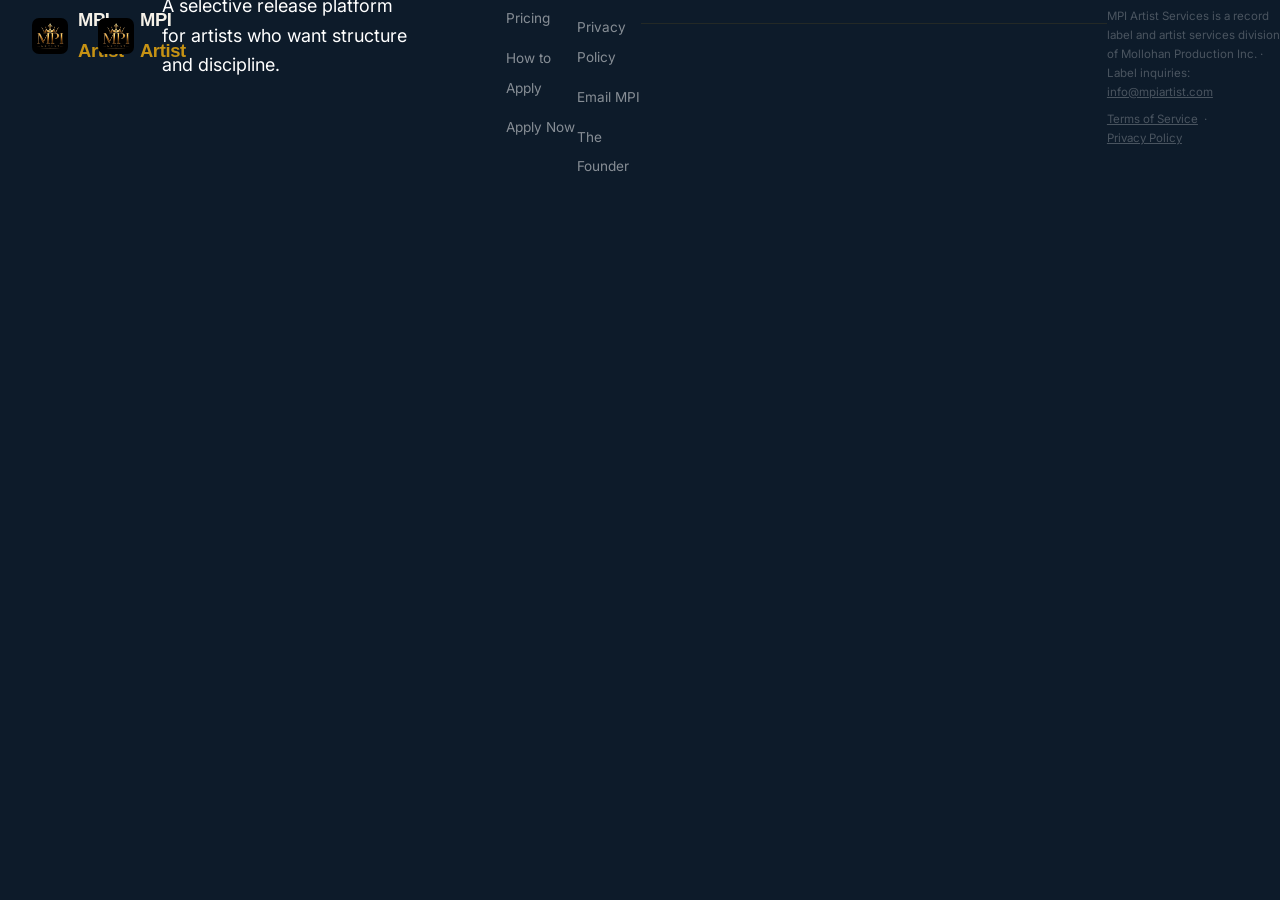
<file: privacy.html>
<!DOCTYPE html>
<html lang="en" data-theme="dark">
<head>
  <meta charset="UTF-8" />
  <meta name="viewport" content="width=device-width, initial-scale=1.0" />
  <title>Privacy Policy | MPI Artist Services</title>
  <meta name="description" content="Privacy Policy for MPI Artist Services, a division of Mollohan Production Inc. Effective April 1, 2026." />
  <link rel="canonical" href="https://mpiartist.com/privacy.html" />
  <link rel="stylesheet" href="css/base.css" />
  <link rel="preconnect" href="https://fonts.googleapis.com" />
  <link rel="preconnect" href="https://fonts.gstatic.com" crossorigin />
  <link href="https://fonts.googleapis.com/css2?family=Inter:wght@400;500;600;700&display=swap" rel="stylesheet" />
  <link rel="icon" href="data:image/svg+xml,<svg xmlns='http://www.w3.org/2000/svg' viewBox='0 0 32 32'><rect width='32' height='32' rx='4' fill='%230D1B2A'/><text x='16' y='23' text-anchor='middle' font-family='sans-serif' font-weight='700' font-size='18' fill='%23C69214'>M</text></svg>" />

  <style>
    :root {
      --card-bg: #112233;
      --border-dim: rgba(255,255,255,0.08);
    }

    body {
      font-family: 'Inter', 'Satoshi', sans-serif;
      background: #0D1B2A;
      color: #fff;
      -webkit-font-smoothing: antialiased;
      overflow-x: hidden;
    }

    /* ── NAV ── */
    .nav {
      position: fixed;
      top: 0; left: 0; right: 0;
      z-index: 100;
      height: 72px;
      display: flex;
      align-items: center;
      border-bottom: 1px solid transparent;
      transition: background 0.4s, border-color 0.4s, backdrop-filter 0.4s;
    }
    .nav.scrolled {
      background: rgba(8,15,24,0.92);
      border-bottom-color: rgba(255,255,255,0.08);
      backdrop-filter: blur(14px);
    }
    .nav-inner {
      display: flex;
      align-items: center;
      justify-content: space-between;
      width: 100%;
      max-width: 1200px;
      margin-inline: auto;
      padding-inline: 2rem;
    }
    .nav-logo {
      display: flex;
      align-items: center;
      gap: 10px;
      text-decoration: none;
    }
    .nav-logo-text {
      font-family: 'Clash Display', 'Helvetica Neue', sans-serif;
      font-weight: 700;
      font-size: 1.15rem;
      color: #F5F1E8;
      letter-spacing: -0.02em;
    }
    .nav-logo-text span { color: #C69214; }
    .nav-back {
      font-size: 0.875rem;
      font-weight: 500;
      color: rgba(255,255,255,0.55);
      text-decoration: none;
      display: flex;
      align-items: center;
      gap: 6px;
      transition: color 0.2s;
    }
    .nav-back:hover { color: #C69214; }
    .nav-back svg { flex-shrink: 0; }

    /* ── MAIN CONTENT ── */
    .legal-page {
      padding-top: calc(72px + 64px);
      padding-bottom: 80px;
      padding-inline: 24px;
    }
    .legal-inner {
      max-width: 760px;
      margin-inline: auto;
    }

    /* Page header */
    .legal-header {
      margin-bottom: 56px;
      padding-bottom: 32px;
      border-bottom: 1px solid rgba(198,146,20,0.18);
    }
    .legal-eyebrow {
      display: inline-flex;
      align-items: center;
      gap: 8px;
      background: rgba(198,146,20,0.1);
      border: 1px solid rgba(198,146,20,0.22);
      border-radius: 999px;
      padding: 4px 14px;
      font-size: 0.72rem;
      font-weight: 600;
      letter-spacing: 0.12em;
      text-transform: uppercase;
      color: #C69214;
      margin-bottom: 24px;
    }
    .legal-title {
      font-family: 'Clash Display', 'Helvetica Neue', sans-serif;
      font-size: clamp(1.8rem, 1.2rem + 2vw, 2.8rem);
      font-weight: 700;
      letter-spacing: -0.03em;
      line-height: 1.1;
      color: #F5F1E8;
      margin-bottom: 16px;
    }
    .legal-meta {
      font-size: 0.875rem;
      color: rgba(255,255,255,0.45);
      line-height: 1.6;
    }
    .legal-meta strong { color: rgba(255,255,255,0.65); font-weight: 500; }

    /* Section structure */
    .legal-section {
      margin-bottom: 48px;
    }
    .legal-section h2 {
      font-size: 1.25rem;
      font-weight: 700;
      color: #F5F1E8;
      margin-bottom: 14px;
      margin-top: 0;
      letter-spacing: -0.01em;
    }
    .legal-section h3 {
      font-size: 0.95rem;
      font-weight: 700;
      color: #C69214;
      margin-bottom: 10px;
      margin-top: 24px;
      text-transform: uppercase;
      letter-spacing: 0.08em;
    }
    .legal-section p {
      font-size: 0.9375rem;
      line-height: 1.75;
      color: #94a3b8;
      margin-bottom: 14px;
    }
    .legal-section p:last-child { margin-bottom: 0; }
    .legal-section ul, .legal-section ol {
      padding-left: 1.4rem;
      margin-bottom: 14px;
    }
    .legal-section li {
      font-size: 0.9375rem;
      line-height: 1.7;
      color: #94a3b8;
      margin-bottom: 8px;
    }
    .legal-section a {
      color: #C69214;
      text-decoration: underline;
      text-underline-offset: 3px;
    }
    .legal-section a:hover { color: #d4a835; }

    /* Section number badge */
    .section-num {
      display: inline-block;
      font-size: 0.7rem;
      font-weight: 700;
      letter-spacing: 0.1em;
      color: #C69214;
      text-transform: uppercase;
      margin-bottom: 8px;
    }

    /* Highlight box */
    .info-box {
      background: rgba(198,146,20,0.06);
      border: 1px solid rgba(198,146,20,0.2);
      border-left: 3px solid #C69214;
      border-radius: 8px;
      padding: 16px 20px;
      margin-bottom: 16px;
    }
    .info-box p {
      font-size: 0.875rem;
      color: rgba(255,255,255,0.7);
      margin-bottom: 0;
    }

    /* Data table */
    .data-table-wrap {
      overflow-x: auto;
      margin-bottom: 16px;
      border-radius: 8px;
    }
    .data-table {
      width: 100%;
      border-collapse: collapse;
      font-size: 0.875rem;
    }
    .data-table th {
      background: rgba(198,146,20,0.1);
      color: #C69214;
      font-weight: 700;
      font-size: 0.75rem;
      letter-spacing: 0.08em;
      text-transform: uppercase;
      padding: 12px 16px;
      text-align: left;
      border-bottom: 1px solid rgba(198,146,20,0.2);
    }
    .data-table td {
      padding: 12px 16px;
      color: #94a3b8;
      border-bottom: 1px solid rgba(255,255,255,0.05);
      vertical-align: top;
      line-height: 1.55;
    }
    .data-table tr:last-child td { border-bottom: none; }
    .data-table tr:nth-child(odd) td { background: rgba(255,255,255,0.02); }

    /* Divider between sections */
    .section-divider {
      width: 100%;
      height: 1px;
      background: rgba(255,255,255,0.06);
      margin-bottom: 48px;
    }

    /* ── FOOTER ── */
    .footer {
      border-top: 1px solid rgba(255,255,255,0.07);
      padding-top: 48px;
      padding-bottom: 40px;
    }
    .container {
      width: 100%;
      max-width: 1200px;
      margin-inline: auto;
      padding-inline: 32px;
    }
    .footer-top {
      display: grid;
      grid-template-columns: 2fr 1fr 1fr;
      gap: 40px;
      margin-bottom: 32px;
    }
    .footer-brand p {
      margin-top: 10px;
      font-size: 0.82rem;
      color: rgba(255,255,255,0.3);
      max-width: 32ch;
    }
    .footer-links-group p {
      font-size: 0.7rem;
      font-weight: 700;
      letter-spacing: 0.12em;
      text-transform: uppercase;
      color: rgba(255,255,255,0.3);
      margin-bottom: 14px;
    }
    .footer-links {
      list-style: none;
      display: flex;
      flex-direction: column;
      gap: 10px;
    }
    .footer-links a {
      font-size: 0.85rem;
      color: rgba(255,255,255,0.5);
      text-decoration: none;
      transition: color 0.2s;
    }
    .footer-links a:hover { color: #fff; }
    .footer-divider {
      width: 100%;
      height: 1px;
      background: rgba(198,146,20,0.12);
      margin-bottom: 24px;
    }
    .footer-bottom {
      display: flex;
      flex-direction: column;
      gap: 8px;
    }
    .footer-bottom p {
      font-size: 0.72rem;
      color: rgba(255,255,255,0.25);
    }
    .footer-bottom a { color: inherit; text-decoration: underline; }
    .footer-bottom a:hover { color: rgba(255,255,255,0.5); }

    /* ── RESPONSIVE ── */
    @media (max-width: 760px) {
      .legal-page { padding-top: calc(72px + 40px); }
      .footer-top { grid-template-columns: 1fr 1fr; }
    }
    @media (max-width: 580px) {
      .footer-top { grid-template-columns: 1fr; }
    }
  </style>
  <!-- Robots: noindex legal pages -->
  <meta name="robots" content="noindex, follow" />
</head>
<body>

  <!-- ═══════════════════════════════ NAV ═══════════════════════════════ -->
  <nav class="nav" id="nav" aria-label="Site navigation">
    <div class="nav-inner">
      <a href="/" class="nav-logo" aria-label="MPI Artist Services — Home">
        <img src="/images/mpi-logo.jpeg" alt="MPI Artist" style="height:36px;width:36px;border-radius:7px;object-fit:cover;" />
        <span class="nav-logo-text">MPI<span> Artist</span></span>
      </a>
      <a href="pricing.html" class="nav-back" aria-label="Back to Pricing">
        <img src="/images/mpi-logo.jpeg" alt="MPI Artist" style="height:36px;width:36px;border-radius:7px;object-fit:cover;" />
        <span class="nav-logo-text">MPI<span> Artist</span></span>
          </a>
          <p>A selective release platform for artists who want structure and discipline.</p>
        </div>

        <div class="footer-links-group">
          <p>Platform</p>
          <ul role="list" class="footer-links">
            <li><a href="/#what-we-are">What It Is</a></li>
            <li><a href="pricing.html">Pricing</a></li>
            <li><a href="/#how-it-works">How to Apply</a></li>
            <li><a href="apply.html">Apply Now</a></li>
          </ul>
        </div>

        <div class="footer-links-group">
          <p>Legal &amp; Contact</p>
          <ul role="list" class="footer-links">
            <li><a href="/terms">Terms of Service</a></li>
            <li><a href="/privacy">Privacy Policy</a></li>
            <li><a href="mailto:info@mpiartist.com">Email MPI</a></li>
            <li><a href="/#founder">The Founder</a></li>
          </ul>
        </div>
      </div>

      <div class="footer-divider"></div>

      <div class="footer-bottom">
        <p>&copy; 2026 Mollohan Production Inc. · MPI Artist Services · All rights reserved. · <em>For Artists. By Artists.</em></p>
        <p>MPI Artist Services is a record label and artist services division of Mollohan Production Inc. · Label inquiries: <a href="mailto:info@mpiartist.com">info@mpiartist.com</a></p>
        <p><a href="/terms">Terms of Service</a> &nbsp;·&nbsp; <a href="/privacy">Privacy Policy</a></p>
      </div>
    </div>
  </footer>


  <script>
    /* ── NAV scroll effect ── */
    const nav = document.getElementById('nav');
    window.addEventListener('scroll', () => {
      nav.classList.toggle('scrolled', window.scrollY > 20);
    }, { passive: true });
  </script>

</body>
</html>
</file>
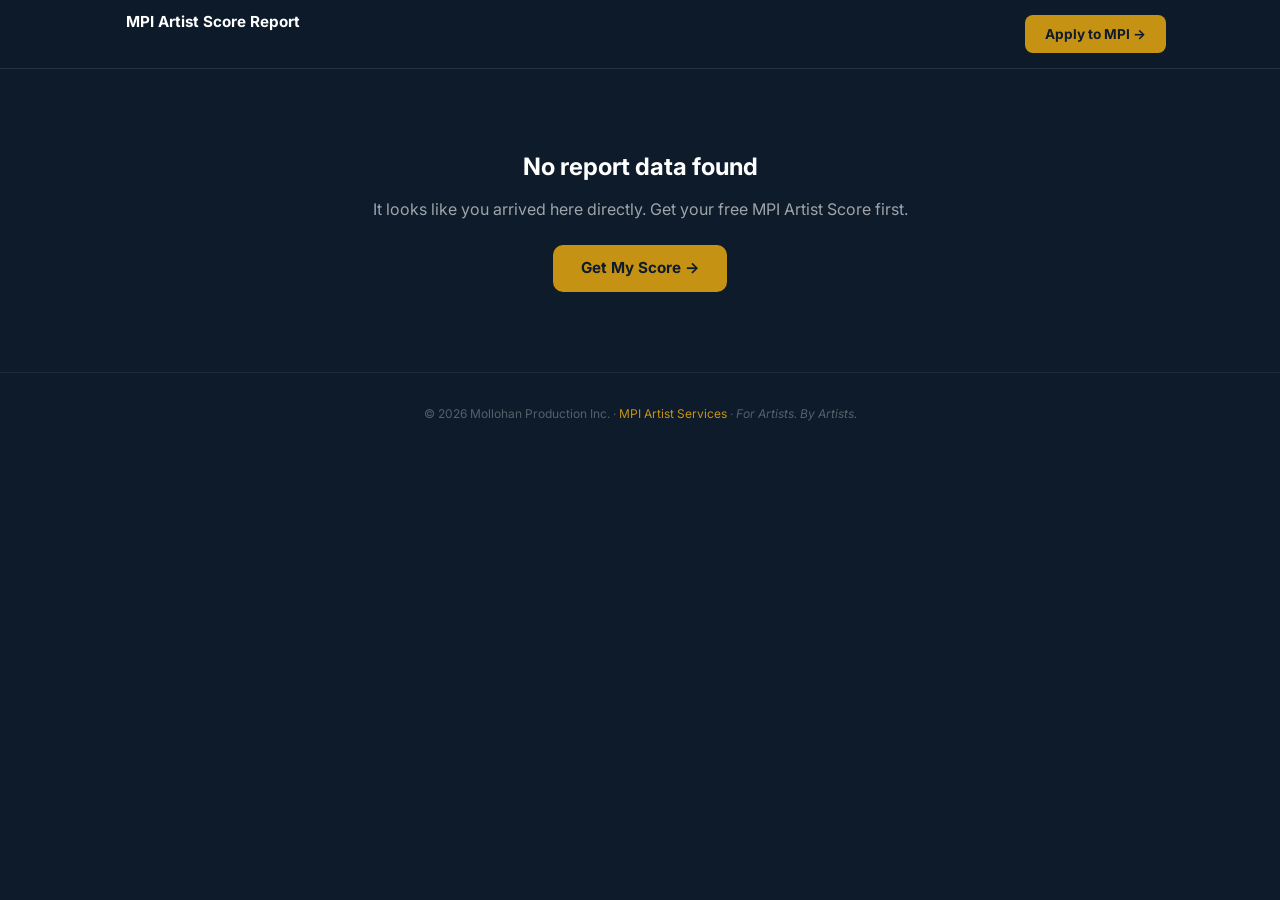
<file: score-report.html>
<!DOCTYPE html>
<html lang="en" data-theme="dark">
<head>
  <meta charset="UTF-8" />
  <meta name="viewport" content="width=device-width, initial-scale=1.0" />
  <title>Your MPI Artist Score Report</title>
  <meta name="description" content="Your personalized MPI Artist Score diagnostic report — full breakdown, growth signals, playlist footprint, and action plan." />
  <link rel="preconnect" href="https://fonts.googleapis.com" />
  <link rel="preconnect" href="https://fonts.gstatic.com" crossorigin />
  <link href="https://fonts.googleapis.com/css2?family=Inter:wght@400;500;600;700;800;900&display=swap" rel="stylesheet" />
  <link rel="icon" href="data:image/svg+xml,<svg xmlns='http://www.w3.org/2000/svg' viewBox='0 0 32 32'><rect width='32' height='32' rx='4' fill='%230D1B2A'/><text x='16' y='23' text-anchor='middle' font-family='sans-serif' font-weight='700' font-size='18' fill='%23C69214'>M</text></svg>" />
  <style>
    *, *::before, *::after { box-sizing: border-box; margin: 0; padding: 0; }

    :root {
      --bg: #0D1B2A;
      --card: #112233;
      --card-2: #0f1e30;
      --gold: #C69214;
      --gold-light: #f0c040;
      --gold-dim: rgba(198,146,20,0.15);
      --white: #ffffff;
      --muted: rgba(255,255,255,0.6);
      --faint: rgba(255,255,255,0.3);
      --very-faint: rgba(255,255,255,0.07);
      --border: rgba(198,146,20,0.22);
      --border-dim: rgba(255,255,255,0.1);
      --green: #22c55e;
      --green-dim: rgba(34,197,94,0.12);
      --amber: #f59e0b;
      --amber-dim: rgba(245,158,11,0.12);
    }

    html { background: var(--bg); scroll-behavior: smooth; }

    body {
      font-family: 'Inter', sans-serif;
      background: var(--bg);
      color: var(--white);
      min-height: 100vh;
      line-height: 1.5;
      -webkit-font-smoothing: antialiased;
    }

    /* ── STICKY HEADER ── */
    .sticky-header {
      position: sticky;
      top: 0;
      z-index: 200;
      background: rgba(13,27,42,0.96);
      backdrop-filter: blur(16px);
      border-bottom: 1px solid var(--border-dim);
    }
    .sticky-inner {
      max-width: 1100px;
      margin: 0 auto;
      padding: 0 24px;
      height: 68px;
      display: flex;
      align-items: center;
      justify-content: space-between;
      gap: 16px;
    }
    .artist-info {
      display: flex;
      align-items: center;
      gap: 12px;
      min-width: 0;
    }
    .avatar {
      width: 40px;
      height: 40px;
      border-radius: 50%;
      object-fit: cover;
      background: var(--gold-dim);
      flex-shrink: 0;
    }
    .avatar-placeholder {
      width: 40px;
      height: 40px;
      border-radius: 50%;
      background: var(--gold-dim);
      display: flex;
      align-items: center;
      justify-content: center;
      font-size: 1.1rem;
      flex-shrink: 0;
    }
    .artist-info h2 {
      font-size: 0.95rem;
      font-weight: 700;
      color: var(--white);
      white-space: nowrap;
      overflow: hidden;
      text-overflow: ellipsis;
    }
    .score-chip {
      display: inline-block;
      font-size: 0.75rem;
      color: var(--gold);
      font-weight: 600;
    }
    .apply-btn {
      display: inline-flex;
      align-items: center;
      background: var(--gold);
      color: var(--bg);
      text-decoration: none;
      padding: 9px 20px;
      border-radius: 8px;
      font-size: 0.85rem;
      font-weight: 700;
      white-space: nowrap;
      transition: opacity 0.2s;
      flex-shrink: 0;
    }
    .apply-btn:hover { opacity: 0.88; }

    /* ── LAYOUT ── */
    .report-body {
      max-width: 860px;
      margin: 0 auto;
      padding: 40px 24px 80px;
    }

    /* ── SECTION WRAPPER ── */
    .report-section {
      margin-bottom: 40px;
    }
    .section-title {
      font-size: 0.68rem;
      font-weight: 700;
      text-transform: uppercase;
      letter-spacing: 0.14em;
      color: var(--faint);
      margin-bottom: 16px;
      display: flex;
      align-items: center;
      gap: 10px;
    }
    .section-title::after {
      content: '';
      flex: 1;
      height: 1px;
      background: var(--very-faint);
    }

    /* ── SCORE HERO ── */
    .score-hero-section {
      background: linear-gradient(135deg, #112233 0%, #0f1d2e 100%);
      border: 1px solid var(--border);
      border-radius: 20px;
      padding: 40px;
      margin-bottom: 32px;
      display: flex;
      align-items: center;
      gap: 40px;
    }
    .score-big-circle {
      position: relative;
      width: 140px;
      height: 140px;
      flex-shrink: 0;
    }
    .score-big-svg { width: 140px; height: 140px; transform: rotate(-90deg); }
    .score-big-bg { fill: none; stroke: var(--very-faint); stroke-width: 8; }
    .score-big-fill {
      fill: none;
      stroke: url(#heroGrad);
      stroke-width: 8;
      stroke-linecap: round;
      stroke-dasharray: 390;
      stroke-dashoffset: 390;
      transition: stroke-dashoffset 1.6s cubic-bezier(0.4,0,0.2,1);
    }
    .score-big-inner {
      position: absolute;
      inset: 0;
      display: flex;
      flex-direction: column;
      align-items: center;
      justify-content: center;
    }
    .score-big-num {
      font-size: 2.8rem;
      font-weight: 900;
      color: var(--gold);
      letter-spacing: -0.04em;
      line-height: 1;
    }
    .score-big-label { font-size: 0.65rem; color: var(--faint); margin-top: 2px; }

    .score-hero-text { flex: 1; min-width: 0; }
    .score-hero-text .tier {
      display: inline-block;
      background: var(--gold-dim);
      border: 1px solid var(--border);
      border-radius: 100px;
      padding: 4px 14px;
      font-size: 0.78rem;
      font-weight: 700;
      color: var(--gold);
      letter-spacing: 0.07em;
      text-transform: uppercase;
      margin-bottom: 12px;
    }
    .score-hero-text h1 {
      font-size: 1.4rem;
      font-weight: 800;
      color: var(--white);
      margin-bottom: 10px;
    }
    .score-hero-text p { font-size: 0.9rem; color: var(--muted); line-height: 1.65; }

    /* ── COMPONENT GRID ── */
    .component-grid {
      display: grid;
      grid-template-columns: repeat(3, 1fr);
      gap: 12px;
    }
    .component-card {
      background: var(--card);
      border: 1px solid var(--border-dim);
      border-radius: 14px;
      padding: 18px 18px 14px;
      transition: border-color 0.2s;
    }
    .component-card:hover { border-color: var(--border); }
    .component-label {
      font-size: 0.72rem;
      font-weight: 600;
      text-transform: uppercase;
      letter-spacing: 0.09em;
      color: var(--faint);
      margin-bottom: 10px;
    }
    .component-score {
      font-size: 2.1rem;
      font-weight: 900;
      color: var(--white);
      letter-spacing: -0.03em;
      line-height: 1;
      margin-bottom: 8px;
    }
    .component-bar-track {
      height: 4px;
      background: var(--very-faint);
      border-radius: 100px;
      overflow: hidden;
      margin-bottom: 8px;
    }
    .component-bar-fill {
      height: 100%;
      border-radius: 100px;
      background: linear-gradient(90deg, var(--gold), var(--gold-light));
      transition: width 1.2s cubic-bezier(0.4,0,0.2,1);
      width: 0%;
    }
    .component-status {
      display: inline-block;
      font-size: 0.72rem;
      font-weight: 600;
      padding: 2px 10px;
      border-radius: 100px;
    }
    .status-strong { background: rgba(34,197,94,0.15); color: #86efac; }
    .status-developing { background: rgba(245,158,11,0.15); color: #fcd34d; }
    .status-early { background: rgba(239,68,68,0.15); color: #fca5a5; }
    .status-elite { background: rgba(198,146,20,0.2); color: var(--gold-light); }
    .component-driver {
      font-size: 0.72rem;
      color: var(--faint);
      margin-top: 6px;
    }

    /* ── DATA TABLE ── */
    .data-table {
      width: 100%;
      border-collapse: collapse;
    }
    .data-table th {
      font-size: 0.7rem;
      font-weight: 700;
      text-transform: uppercase;
      letter-spacing: 0.1em;
      color: var(--faint);
      text-align: left;
      padding: 10px 16px;
      border-bottom: 1px solid var(--very-faint);
    }
    .data-table td {
      padding: 14px 16px;
      font-size: 0.88rem;
      color: var(--white);
      border-bottom: 1px solid var(--very-faint);
      vertical-align: middle;
    }
    .data-table tr:last-child td { border-bottom: none; }
    .data-table tr:hover td { background: rgba(255,255,255,0.02); }
    .metric-name { color: var(--muted); font-size: 0.85rem; }
    .metric-value { font-weight: 700; font-size: 0.95rem; }
    .metric-status {
      display: inline-flex;
      align-items: center;
      gap: 5px;
      font-size: 0.78rem;
      font-weight: 600;
    }
    .status-up { color: #4ade80; }
    .status-neutral { color: var(--muted); }
    .status-watch { color: #fbbf24; }

    /* ── CARD ── */
    .info-card {
      background: var(--card);
      border: 1px solid var(--border-dim);
      border-radius: 16px;
      overflow: hidden;
    }

    /* ── GEOGRAPHY ── */
    .geo-grid {
      display: grid;
      grid-template-columns: 1fr 1fr;
      gap: 0;
    }
    .geo-col {
      padding: 24px;
    }
    .geo-col:first-child { border-right: 1px solid var(--very-faint); }
    .geo-col-title {
      font-size: 0.72rem;
      font-weight: 700;
      text-transform: uppercase;
      letter-spacing: 0.1em;
      color: var(--faint);
      margin-bottom: 14px;
    }
    .geo-item {
      display: flex;
      align-items: center;
      justify-content: space-between;
      padding: 8px 0;
      border-bottom: 1px solid var(--very-faint);
      font-size: 0.85rem;
    }
    .geo-item:last-child { border-bottom: none; }
    .geo-name { color: var(--white); }
    .geo-val { color: var(--muted); font-size: 0.8rem; }
    .geo-bar {
      flex: 1;
      height: 3px;
      background: var(--very-faint);
      border-radius: 100px;
      margin: 0 12px;
      overflow: hidden;
    }
    .geo-bar-fill { height: 100%; background: var(--gold); border-radius: 100px; }

    .geo-placeholder {
      padding: 24px;
      font-size: 0.88rem;
      color: var(--faint);
      font-style: italic;
    }

    /* ── PLAYLIST STATS ── */
    .stat-row {
      display: flex;
      gap: 0;
    }
    .stat-item {
      flex: 1;
      padding: 24px;
      text-align: center;
      border-right: 1px solid var(--very-faint);
    }
    .stat-item:last-child { border-right: none; }
    .stat-val {
      font-size: 1.8rem;
      font-weight: 900;
      color: var(--white);
      letter-spacing: -0.03em;
      margin-bottom: 4px;
    }
    .stat-val .gold { color: var(--gold); }
    .stat-key {
      font-size: 0.73rem;
      color: var(--faint);
      text-transform: uppercase;
      letter-spacing: 0.08em;
      font-weight: 600;
    }
    .stat-note {
      padding: 12px 24px 16px;
      font-size: 0.8rem;
      color: var(--faint);
      font-style: italic;
      border-top: 1px solid var(--very-faint);
    }

    /* ── ACTION PLAN ── */
    .action-plan {
      display: grid;
      grid-template-columns: 1fr 1fr 1fr;
      gap: 16px;
    }
    .action-col {
      border-radius: 14px;
      padding: 20px;
    }
    .action-col.strengths {
      background: rgba(34,197,94,0.07);
      border: 1px solid rgba(34,197,94,0.2);
    }
    .action-col.gaps {
      background: rgba(245,158,11,0.07);
      border: 1px solid rgba(245,158,11,0.2);
    }
    .action-col.recommendations {
      background: rgba(198,146,20,0.07);
      border: 1px solid var(--border);
    }
    .action-col-title {
      font-size: 0.82rem;
      font-weight: 700;
      margin-bottom: 14px;
      display: flex;
      align-items: center;
      gap: 6px;
    }
    .action-col.strengths .action-col-title { color: #4ade80; }
    .action-col.gaps .action-col-title { color: #fbbf24; }
    .action-col.recommendations .action-col-title { color: var(--gold); }

    .action-col ul, .action-col ol {
      padding-left: 0;
      list-style: none;
      display: flex;
      flex-direction: column;
      gap: 10px;
    }
    .action-col li {
      font-size: 0.83rem;
      color: var(--muted);
      line-height: 1.55;
      padding-left: 16px;
      position: relative;
    }
    .action-col.strengths li::before {
      content: '✓';
      position: absolute;
      left: 0;
      color: #4ade80;
      font-weight: 700;
      font-size: 0.75rem;
    }
    .action-col.gaps li::before {
      content: '⚠';
      position: absolute;
      left: 0;
      font-size: 0.75rem;
    }
    .action-col.recommendations li {
      counter-increment: recs;
    }
    .action-col.recommendations li::before {
      content: counter(recs) '.';
      position: absolute;
      left: 0;
      color: var(--gold);
      font-weight: 700;
      font-size: 0.78rem;
    }
    .action-col.recommendations ol { counter-reset: recs; }

    /* ── CTA SECTION ── */
    .report-cta {
      background: linear-gradient(135deg, #112233 0%, #0d1b2a 100%);
      border: 1px solid var(--border);
      border-radius: 20px;
      padding: 48px 40px;
      text-align: center;
      margin-top: 48px;
    }
    .report-cta h2 {
      font-size: 1.7rem;
      font-weight: 800;
      color: var(--white);
      margin-bottom: 12px;
      letter-spacing: -0.02em;
    }
    .report-cta p {
      color: var(--muted);
      font-size: 0.95rem;
      line-height: 1.6;
      max-width: 480px;
      margin: 0 auto 28px;
    }
    .cta-actions {
      display: flex;
      justify-content: center;
      gap: 12px;
      flex-wrap: wrap;
    }
    .btn-primary {
      display: inline-flex;
      align-items: center;
      background: var(--gold);
      color: var(--bg);
      text-decoration: none;
      padding: 14px 28px;
      border-radius: 10px;
      font-size: 0.95rem;
      font-weight: 700;
      transition: opacity 0.2s, transform 0.15s;
      box-shadow: 0 4px 20px rgba(198,146,20,0.3);
    }
    .btn-primary:hover { opacity: 0.9; transform: translateY(-1px); }
    .btn-secondary {
      display: inline-flex;
      align-items: center;
      background: transparent;
      color: var(--muted);
      text-decoration: none;
      padding: 14px 28px;
      border-radius: 10px;
      font-size: 0.88rem;
      font-weight: 600;
      border: 1px solid var(--border-dim);
      transition: border-color 0.2s, color 0.2s;
    }
    .btn-secondary:hover { border-color: var(--border); color: var(--white); }

    /* ── FOOTER ── */
    .page-footer {
      text-align: center;
      padding: 32px 24px;
      font-size: 0.75rem;
      color: var(--faint);
      border-top: 1px solid var(--very-faint);
    }
    .page-footer a { color: var(--gold); text-decoration: none; }

    /* ── NO DATA STATE ── */
    .no-data {
      text-align: center;
      padding: 80px 24px;
    }
    .no-data h2 { font-size: 1.5rem; font-weight: 700; color: var(--white); margin-bottom: 12px; }
    .no-data p { color: var(--muted); margin-bottom: 24px; }

    /* ── RESPONSIVE ── */
    @media (max-width: 700px) {
      .score-hero-section { flex-direction: column; align-items: center; text-align: center; padding: 28px; }
      .component-grid { grid-template-columns: 1fr 1fr; }
      .action-plan { grid-template-columns: 1fr; }
      .geo-grid { grid-template-columns: 1fr; }
      .geo-col:first-child { border-right: none; border-bottom: 1px solid var(--very-faint); }
      .stat-row { flex-wrap: wrap; }
      .stat-item { flex: 1 1 50%; }
      .report-cta { padding: 32px 24px; }
    }
    @media (max-width: 480px) {
      .component-grid { grid-template-columns: 1fr; }
      .sticky-inner { height: 60px; }
    }
  </style>
  <!-- Google tag (gtag.js) -->
  <script async src="https://www.googletagmanager.com/gtag/js?id=G-6CZCDZL118"></script>
  <script>
    window.dataLayer = window.dataLayer || [];
    function gtag(){ dataLayer.push(arguments); }
    gtag('js', new Date());
    gtag('config', 'G-6CZCDZL118');
  </script>
</head>
<body>

  <!-- STICKY HEADER -->
  <header class="sticky-header">
    <div class="sticky-inner">
      <div class="artist-info">
        <div id="header-avatar"></div>
        <div>
          <h2 id="header-artist-name">MPI Artist Score Report</h2>
          <span class="score-chip" id="header-score-chip"></span>
        </div>
      </div>
      <a href="https://mpiartist.com/apply.html" class="apply-btn">Apply to MPI →</a>
    </div>
  </header>

  <!-- NO DATA STATE (hidden if data exists) -->
  <div class="no-data" id="no-data-state" style="display:none;">
    <h2>No report data found</h2>
    <p>It looks like you arrived here directly. Get your free MPI Artist Score first.</p>
    <a href="/score.html" style="display:inline-block;background:var(--gold);color:#0D1B2A;text-decoration:none;padding:12px 28px;border-radius:10px;font-weight:700;font-size:0.95rem;">Get My Score →</a>
  </div>

  <!-- REPORT BODY -->
  <div class="report-body" id="report-body" style="display:none;">

    <!-- SECTION 0: Score Hero -->
    <div class="score-hero-section" id="score-hero">
      <div class="score-big-circle">
        <svg class="score-big-svg" viewBox="0 0 140 140">
          <defs>
            <linearGradient id="heroGrad" x1="0%" y1="0%" x2="100%" y2="0%">
              <stop offset="0%" stop-color="#C69214"/>
              <stop offset="100%" stop-color="#f0c040"/>
            </linearGradient>
          </defs>
          <circle class="score-big-bg" cx="70" cy="70" r="62"/>
          <circle class="score-big-fill" id="hero-circle" cx="70" cy="70" r="62"/>
        </svg>
        <div class="score-big-inner">
          <div class="score-big-num" id="hero-score-num">0</div>
          <div class="score-big-label">MPI Score</div>
        </div>
      </div>
      <div class="score-hero-text">
        <div class="tier" id="hero-tier">—</div>
        <h1 id="hero-artist-name">Your Artist Report</h1>
        <p id="hero-summary"></p>
      </div>
    </div>

    <!-- SECTION 1: Score Breakdown -->
    <div class="report-section">
      <div class="section-title">Score Breakdown</div>
      <div class="component-grid" id="component-grid">
        <!-- Populated by JS -->
      </div>
    </div>

    <!-- SECTION 2: Growth Signals -->
    <div class="report-section">
      <div class="section-title">Growth Signals</div>
      <div class="info-card">
        <table class="data-table" id="growth-table">
          <thead>
            <tr>
              <th>Metric</th>
              <th>Value</th>
              <th>Status</th>
            </tr>
          </thead>
          <tbody id="growth-tbody">
            <!-- Populated by JS -->
          </tbody>
        </table>
      </div>
    </div>

    <!-- SECTION 3: Audience Diagnostics -->
    <div class="report-section">
      <div class="section-title">Audience Diagnostics</div>
      <div class="info-card" id="audience-card">
        <!-- Populated by JS -->
      </div>
    </div>

    <!-- SECTION 4: Playlist Footprint -->
    <div class="report-section">
      <div class="section-title">Playlist Footprint</div>
      <div class="info-card">
        <div class="stat-row" id="playlist-stats">
          <!-- Populated by JS -->
        </div>
        <div class="stat-note">Editorial playlist breakdown requires Spotify for Artists access. Public playlist placements are tracked via Chartmetric.</div>
      </div>
    </div>

    <!-- SECTION 5: Catalog Performance -->
    <div class="report-section">
      <div class="section-title">Catalog Performance</div>
      <div class="info-card">
        <div class="stat-row" id="catalog-stats">
          <!-- Populated by JS -->
        </div>
      </div>
    </div>

    <!-- SECTION 6: Action Plan -->
    <div class="report-section">
      <div class="section-title">AI-Generated Action Plan</div>
      <div class="action-plan" id="action-plan">
        <!-- Populated by JS -->
      </div>
    </div>

    <!-- BOTTOM CTA -->
    <section class="report-cta">
      <h2>Ready to build on this momentum?</h2>
      <p>MPI Artist Services accepts 30% of applicants. Your score qualifies you to apply.</p>
      <div class="cta-actions">
        <a href="https://mpiartist.com/apply.html" class="btn-primary">Apply to MPI Artist Services →</a>
        <a href="https://grow.mpiartist.com" class="btn-secondary">Get the Free Music Marketing Guide</a>
      </div>
    </section>

  </div><!-- /report-body -->

  <footer class="page-footer">
    <p>© 2026 Mollohan Production Inc. · <a href="/">MPI Artist Services</a> · <em>For Artists. By Artists.</em></p>
  </footer>

  <script>
    // ── Load data ──────────────────────────────────────────────
    const raw = sessionStorage.getItem('mpi_report_data');

    if (!raw) {
      document.getElementById('no-data-state').style.display = 'block';
    } else {
      const D = JSON.parse(raw);
      document.getElementById('report-body').style.display = 'block';
      buildReport(D);
    }

    // ── Score calculations ─────────────────────────────────────
    function calculateComponents(d) {
      const listeners = d.monthlyListeners || 0;
      const followers = d.followers || 0;
      const popularity = d.popularity || 0;
      const playlists = d.playlists || 0;
      const playlistReach = d.playlistReach || 0;
      const spl = d.streamsPerListener || 0;
      const growthRate = d.growthRate || 0;

      const listenerNorm = Math.min(100, Math.log10(Math.max(listeners, 10)) / Math.log10(50000000) * 100);
      const followerNorm = Math.min(100, Math.log10(Math.max(followers, 10)) / Math.log10(10000000) * 100);
      const reachNorm = Math.min(100, Math.log10(Math.max(playlistReach, 10)) / Math.log10(100000000) * 100);
      const splScore = Math.min(100, (Math.min(spl, 10) / 10) * 100);
      const growthScore = Math.min(100, Math.max(0, growthRate) * 5);

      return {
        momentum: Math.round((listenerNorm * 0.5) + (growthScore * 0.5)),
        audienceQuality: Math.round((splScore * 0.6) + (followerNorm * 0.4)),
        discoveryEngine: Math.round((Math.min(100, playlists / 5)) * 0.5 + reachNorm * 0.5),
        catalogStrength: Math.round(Math.min(100, (d.totalReleases || 1) * 2)),
        playlistFootprint: Math.round((Math.min(100, playlists / 3) * 0.4) + reachNorm * 0.6),
        marketPosition: Math.round(Math.min(100, (popularity) + (followerNorm * 0.3)))
      };
    }

    function getStatus(score) {
      if (score >= 75) return { label: 'Strong', cls: 'status-strong' };
      if (score >= 55) return { label: 'Developing', cls: 'status-developing' };
      if (score >= 35) return { label: 'Early Stage', cls: 'status-early' };
      return { label: 'Getting Started', cls: 'status-early' };
    }

    function fmtNum(n) {
      if (!n && n !== 0) return '—';
      if (n >= 1000000) return (n / 1000000).toFixed(1) + 'M';
      if (n >= 1000) return (n / 1000).toFixed(1) + 'K';
      return n.toLocaleString();
    }

    // ── Animate score circle ───────────────────────────────────
    function animateScoreHero(target) {
      const numEl = document.getElementById('hero-score-num');
      const circleEl = document.getElementById('hero-circle');
      const circumference = 390; // 2π × 62 ≈ 389.56
      const duration = 1600;
      const start = performance.now();

      function step(now) {
        const elapsed = now - start;
        const p = Math.min(elapsed / duration, 1);
        const eased = 1 - Math.pow(1 - p, 3);
        numEl.textContent = Math.round(eased * target);
        circleEl.style.strokeDashoffset = circumference - (circumference * eased * target / 100);
        if (p < 1) requestAnimationFrame(step);
      }
      requestAnimationFrame(step);
    }

    // ── Build component cards ──────────────────────────────────
    function buildComponentGrid(comps) {
      const cards = [
        { key: 'momentum', label: 'Momentum Score', driver: 'Listeners × Growth velocity' },
        { key: 'audienceQuality', label: 'Audience Quality', driver: 'Streams per listener ratio' },
        { key: 'discoveryEngine', label: 'Playlist-Driven Discovery', driver: 'Playlist count × Reach' },
        { key: 'catalogStrength', label: 'Catalog Strength', driver: 'Total release volume' },
        { key: 'playlistFootprint', label: 'Playlist Footprint', driver: 'Estimated playlist reach' },
        { key: 'marketPosition', label: 'Market Position', driver: 'Popularity × Follower rank' }
      ];

      const grid = document.getElementById('component-grid');
      grid.innerHTML = cards.map(c => {
        const score = comps[c.key] || 0;
        const st = getStatus(score);
        return `
          <div class="component-card">
            <div class="component-label">${c.label}</div>
            <div class="component-score">${score}</div>
            <div class="component-bar-track">
              <div class="component-bar-fill" data-width="${score}" style="width: 0%"></div>
            </div>
            <span class="component-status ${st.cls}">${st.label}</span>
            <div class="component-driver">${c.driver}</div>
          </div>
        `;
      }).join('');

      // Animate bars
      setTimeout(() => {
        grid.querySelectorAll('.component-bar-fill').forEach(el => {
          el.style.width = el.dataset.width + '%';
        });
      }, 300);
    }

    // ── Build growth signals table ─────────────────────────────
    function buildGrowthTable(d) {
      const spl = d.streamsPerListener || 0;
      const flRatio = d.followers && d.monthlyListeners ? (d.monthlyListeners / Math.max(d.followers, 1)).toFixed(1) : '—';
      const growthVal = d.growthRate != null ? (d.growthRate > 0 ? `+${d.growthRate}%` : `${d.growthRate}%`) : '—';
      const growthCls = (d.growthRate || 0) > 5 ? 'status-up' : (d.growthRate || 0) > 0 ? 'status-neutral' : 'status-watch';

      const rows = [
        {
          metric: 'Monthly Listeners',
          value: (d.monthlyListeners || 0).toLocaleString(),
          status: `<span class="metric-status status-up">↑ Active</span>`
        },
        {
          metric: 'Spotify Followers',
          value: (d.followers || 0).toLocaleString(),
          status: `<span class="metric-status status-neutral">— Tracked</span>`
        },
        {
          metric: 'Popularity Score',
          value: `${d.popularity || 0}/100`,
          status: d.popularity >= 50 ? `<span class="metric-status status-up">↑ Performing</span>` : `<span class="metric-status status-watch">Developing</span>`
        },
        {
          metric: 'Follower/Listener Ratio',
          value: `1:${flRatio}`,
          status: parseFloat(flRatio) > 10 ? `<span class="metric-status status-up">Broad Reach</span>` : `<span class="metric-status status-neutral">Core Audience</span>`
        },
        {
          metric: 'Listener/Follower Ratio',
          value: `${spl.toFixed ? spl.toFixed(1) : spl}x`,
          status: spl >= 5 ? `<span class="metric-status status-up">↑ Excellent</span>` : spl >= 2 ? `<span class="metric-status status-neutral">Average</span>` : `<span class="metric-status status-watch">Low Replay</span>`
        },
        {
          metric: '30-Day Follower Growth',
          value: growthVal,
          status: `<span class="metric-status ${growthCls}">${(d.growthRate || 0) > 5 ? '↑ Strong' : (d.growthRate || 0) > 0 ? '— Steady' : '↓ Flat'}</span>`
        }
      ];

      document.getElementById('growth-tbody').innerHTML = rows.map(r => `
        <tr>
          <td class="metric-name">${r.metric}</td>
          <td class="metric-value">${r.value}</td>
          <td>${r.status}</td>
        </tr>
      `).join('');
    }

    // ── Build audience section ─────────────────────────────────
    function buildAudience(d) {
      const card = document.getElementById('audience-card');
      const cities = d.topCities || [];
      const countries = d.topCountries || [];

      if (!cities.length && !countries.length) {
        card.innerHTML = `<div class="geo-placeholder">Audience geography data is being fetched. Check back shortly.</div>`;
        return;
      }

      const maxCityVal = Math.max(...cities.map(c => c.listeners || 0), 1);
      const maxCountryVal = Math.max(...countries.map(c => c.listeners || c.value || 0), 1);

      const citiesHtml = cities.length ? cities.map(c => {
        const val = c.listeners || c.value || 0;
        const pct = Math.round((val / maxCityVal) * 100);
        return `
          <div class="geo-item">
            <span class="geo-name">${c.city || c.name || '—'}</span>
            <div class="geo-bar"><div class="geo-bar-fill" style="width:${pct}%"></div></div>
            <span class="geo-val">${fmtNum(val)}</span>
          </div>
        `;
      }).join('') : '<p style="color:var(--faint);font-size:0.85rem;padding:8px 0;">No city data available</p>';

      const countriesHtml = countries.length ? countries.map(c => {
        const val = c.listeners || c.value || 0;
        const pct = Math.round((val / maxCountryVal) * 100);
        return `
          <div class="geo-item">
            <span class="geo-name">${c.country || c.name || '—'}</span>
            <div class="geo-bar"><div class="geo-bar-fill" style="width:${pct}%"></div></div>
            <span class="geo-val">${fmtNum(val)}</span>
          </div>
        `;
      }).join('') : '<p style="color:var(--faint);font-size:0.85rem;padding:8px 0;">No country data available</p>';

      card.innerHTML = `
        <div class="geo-grid">
          <div class="geo-col">
            <div class="geo-col-title">Top Cities</div>
            ${citiesHtml}
          </div>
          <div class="geo-col">
            <div class="geo-col-title">Top Countries</div>
            ${countriesHtml}
          </div>
        </div>
      `;
    }

    // ── Build playlist section ─────────────────────────────────
    function buildPlaylist(d, comps) {
      const playlistScore = comps.playlistFootprint || 0;
      document.getElementById('playlist-stats').innerHTML = `
        <div class="stat-item">
          <div class="stat-val">${fmtNum(d.playlists || 0)}</div>
          <div class="stat-key">Total Playlists</div>
        </div>
        <div class="stat-item">
          <div class="stat-val">${fmtNum(d.playlistReach || 0)}</div>
          <div class="stat-key">Estimated Reach</div>
        </div>
        <div class="stat-item">
          <div class="stat-val"><span class="gold">${playlistScore}</span><span style="font-size:1rem;color:var(--faint)">/100</span></div>
          <div class="stat-key">Playlist Reach Score</div>
        </div>
      `;
    }

    // ── Build catalog section ──────────────────────────────────
    function buildCatalog(d) {
      const total = d.totalReleases || 0;
      const cadenceNote = total >= 20 ? 'High-volume catalog. Strong release consistency signal.' : total >= 10 ? 'Growing catalog. Maintain regular release cadence.' : 'Early catalog. Each new release significantly impacts your score.';
      document.getElementById('catalog-stats').innerHTML = `
        <div class="stat-item">
          <div class="stat-val">${total}</div>
          <div class="stat-key">Total Releases</div>
        </div>
        <div class="stat-item">
          <div class="stat-val">${Math.round(total * 0.8)}</div>
          <div class="stat-key">Est. Active Tracks</div>
        </div>
        <div class="stat-item" style="flex: 2; text-align: left; padding: 24px 28px;">
          <div style="font-size: 0.85rem; color: var(--muted); line-height: 1.6;">${cadenceNote}</div>
        </div>
      `;
    }

    // ── Build action plan ──────────────────────────────────────
    function buildActionPlan(plan) {
      const s = (plan && plan.strengths) || [];
      const g = (plan && plan.gaps) || [];
      const r = (plan && plan.recommendations) || [];

      document.getElementById('action-plan').innerHTML = `
        <div class="action-col strengths">
          <div class="action-col-title">✓ Strengths</div>
          <ul>${s.map(i => `<li>${i}</li>`).join('')}</ul>
        </div>
        <div class="action-col gaps">
          <div class="action-col-title">⚠ Growth Gaps</div>
          <ul>${g.map(i => `<li>${i}</li>`).join('')}</ul>
        </div>
        <div class="action-col recommendations">
          <div class="action-col-title">→ Recommended Actions</div>
          <ol>${r.map(i => `<li>${i}</li>`).join('')}</ol>
        </div>
      `;
    }

    // ── Main render ────────────────────────────────────────────
    function buildReport(d) {
      const comps = calculateComponents(d);

      // Sticky header
      const avatarEl = document.getElementById('header-avatar');
      if (d.artistImage) {
        avatarEl.innerHTML = `<img src="${d.artistImage}" class="avatar" alt="${d.artistName}" onerror="this.outerHTML='<div class=&quot;avatar-placeholder&quot;>🎵</div>'" />`;
      } else {
        avatarEl.innerHTML = `<div class="avatar-placeholder">🎵</div>`;
      }
      document.getElementById('header-artist-name').textContent = d.artistName || 'Your Artist Profile';
      document.getElementById('header-score-chip').textContent = `${d.mpiScore || 0} · ${d.tier || 'Developing'}`;

      // Score hero
      document.getElementById('hero-tier').textContent = d.tier || 'Developing';
      document.getElementById('hero-artist-name').textContent = d.artistName || 'Your Artist Profile';
      document.getElementById('hero-summary').textContent = d.summary || '';

      // Build all sections
      buildComponentGrid(comps);
      buildGrowthTable(d);
      buildAudience(d);
      buildPlaylist(d, comps);
      buildCatalog(d);
      buildActionPlan(d.actionPlan);

      // Animate score after render
      setTimeout(() => animateScoreHero(d.mpiScore || 0), 200);
    }
  </script>

</body>
</html>
</file>
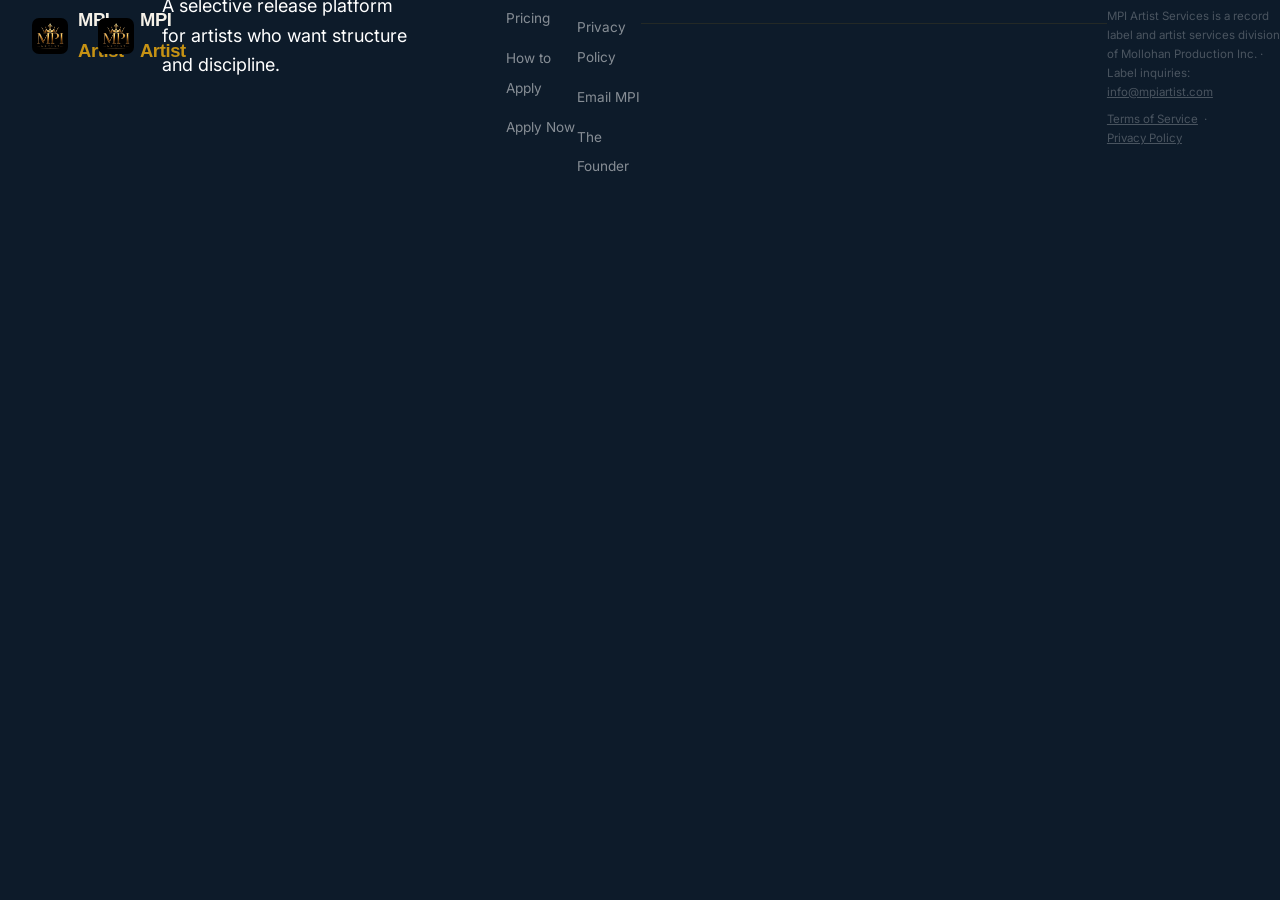
<file: terms.html>
<!DOCTYPE html>
<html lang="en" data-theme="dark">
<head>
  <meta charset="UTF-8" />
  <meta name="viewport" content="width=device-width, initial-scale=1.0" />
  <title>Terms of Service | MPI Artist Services</title>
  <meta name="description" content="Terms of Service for MPI Artist Services, a division of Mollohan Production Inc. Effective April 1, 2026." />
  <link rel="canonical" href="https://mpiartist.com/terms.html" />
  <link rel="stylesheet" href="css/base.css" />
  <link rel="preconnect" href="https://fonts.googleapis.com" />
  <link rel="preconnect" href="https://fonts.gstatic.com" crossorigin />
  <link href="https://fonts.googleapis.com/css2?family=Inter:wght@400;500;600;700&display=swap" rel="stylesheet" />
  <link rel="icon" href="data:image/svg+xml,<svg xmlns='http://www.w3.org/2000/svg' viewBox='0 0 32 32'><rect width='32' height='32' rx='4' fill='%230D1B2A'/><text x='16' y='23' text-anchor='middle' font-family='sans-serif' font-weight='700' font-size='18' fill='%23C69214'>M</text></svg>" />

  <style>
    :root {
      --card-bg: #112233;
      --border-dim: rgba(255,255,255,0.08);
    }

    body {
      font-family: 'Inter', 'Satoshi', sans-serif;
      background: #0D1B2A;
      color: #fff;
      -webkit-font-smoothing: antialiased;
      overflow-x: hidden;
    }

    /* ── NAV ── */
    .nav {
      position: fixed;
      top: 0; left: 0; right: 0;
      z-index: 100;
      height: 72px;
      display: flex;
      align-items: center;
      border-bottom: 1px solid transparent;
      transition: background 0.4s, border-color 0.4s, backdrop-filter 0.4s;
    }
    .nav.scrolled {
      background: rgba(8,15,24,0.92);
      border-bottom-color: rgba(255,255,255,0.08);
      backdrop-filter: blur(14px);
    }
    .nav-inner {
      display: flex;
      align-items: center;
      justify-content: space-between;
      width: 100%;
      max-width: 1200px;
      margin-inline: auto;
      padding-inline: 2rem;
    }
    .nav-logo {
      display: flex;
      align-items: center;
      gap: 10px;
      text-decoration: none;
    }
    .nav-logo-text {
      font-family: 'Clash Display', 'Helvetica Neue', sans-serif;
      font-weight: 700;
      font-size: 1.15rem;
      color: #F5F1E8;
      letter-spacing: -0.02em;
    }
    .nav-logo-text span { color: #C69214; }
    .nav-back {
      font-size: 0.875rem;
      font-weight: 500;
      color: rgba(255,255,255,0.55);
      text-decoration: none;
      display: flex;
      align-items: center;
      gap: 6px;
      transition: color 0.2s;
    }
    .nav-back:hover { color: #C69214; }
    .nav-back svg { flex-shrink: 0; }

    /* ── MAIN CONTENT ── */
    .legal-page {
      padding-top: calc(72px + 64px);
      padding-bottom: 80px;
      padding-inline: 24px;
    }
    .legal-inner {
      max-width: 760px;
      margin-inline: auto;
    }

    /* Page header */
    .legal-header {
      margin-bottom: 56px;
      padding-bottom: 32px;
      border-bottom: 1px solid rgba(198,146,20,0.18);
    }
    .legal-eyebrow {
      display: inline-flex;
      align-items: center;
      gap: 8px;
      background: rgba(198,146,20,0.1);
      border: 1px solid rgba(198,146,20,0.22);
      border-radius: 999px;
      padding: 4px 14px;
      font-size: 0.72rem;
      font-weight: 600;
      letter-spacing: 0.12em;
      text-transform: uppercase;
      color: #C69214;
      margin-bottom: 24px;
    }
    .legal-title {
      font-family: 'Clash Display', 'Helvetica Neue', sans-serif;
      font-size: clamp(1.8rem, 1.2rem + 2vw, 2.8rem);
      font-weight: 700;
      letter-spacing: -0.03em;
      line-height: 1.1;
      color: #F5F1E8;
      margin-bottom: 16px;
    }
    .legal-meta {
      font-size: 0.875rem;
      color: rgba(255,255,255,0.45);
      line-height: 1.6;
    }
    .legal-meta strong { color: rgba(255,255,255,0.65); font-weight: 500; }

    /* Section structure */
    .legal-section {
      margin-bottom: 48px;
    }
    .legal-section h2 {
      font-size: 1.25rem;
      font-weight: 700;
      color: #F5F1E8;
      margin-bottom: 14px;
      margin-top: 0;
      letter-spacing: -0.01em;
    }
    .legal-section h3 {
      font-size: 0.95rem;
      font-weight: 700;
      color: #C69214;
      margin-bottom: 10px;
      margin-top: 24px;
      text-transform: uppercase;
      letter-spacing: 0.08em;
    }
    .legal-section p {
      font-size: 0.9375rem;
      line-height: 1.75;
      color: #94a3b8;
      margin-bottom: 14px;
    }
    .legal-section p:last-child { margin-bottom: 0; }
    .legal-section ul, .legal-section ol {
      padding-left: 1.4rem;
      margin-bottom: 14px;
    }
    .legal-section li {
      font-size: 0.9375rem;
      line-height: 1.7;
      color: #94a3b8;
      margin-bottom: 8px;
    }
    .legal-section a {
      color: #C69214;
      text-decoration: underline;
      text-underline-offset: 3px;
    }
    .legal-section a:hover { color: #d4a835; }

    /* Section number badge */
    .section-num {
      display: inline-block;
      font-size: 0.7rem;
      font-weight: 700;
      letter-spacing: 0.1em;
      color: #C69214;
      text-transform: uppercase;
      margin-bottom: 8px;
    }

    /* Highlight box */
    .info-box {
      background: rgba(198,146,20,0.06);
      border: 1px solid rgba(198,146,20,0.2);
      border-left: 3px solid #C69214;
      border-radius: 8px;
      padding: 16px 20px;
      margin-bottom: 16px;
    }
    .info-box p {
      font-size: 0.875rem;
      color: rgba(255,255,255,0.7);
      margin-bottom: 0;
    }

    /* Divider between sections */
    .section-divider {
      width: 100%;
      height: 1px;
      background: rgba(255,255,255,0.06);
      margin-bottom: 48px;
    }

    /* ── FOOTER ── */
    .footer {
      border-top: 1px solid rgba(255,255,255,0.07);
      padding-top: 48px;
      padding-bottom: 40px;
    }
    .container {
      width: 100%;
      max-width: 1200px;
      margin-inline: auto;
      padding-inline: 32px;
    }
    .footer-top {
      display: grid;
      grid-template-columns: 2fr 1fr 1fr;
      gap: 40px;
      margin-bottom: 32px;
    }
    .footer-brand p {
      margin-top: 10px;
      font-size: 0.82rem;
      color: rgba(255,255,255,0.3);
      max-width: 32ch;
    }
    .footer-links-group p {
      font-size: 0.7rem;
      font-weight: 700;
      letter-spacing: 0.12em;
      text-transform: uppercase;
      color: rgba(255,255,255,0.3);
      margin-bottom: 14px;
    }
    .footer-links {
      list-style: none;
      display: flex;
      flex-direction: column;
      gap: 10px;
    }
    .footer-links a {
      font-size: 0.85rem;
      color: rgba(255,255,255,0.5);
      text-decoration: none;
      transition: color 0.2s;
    }
    .footer-links a:hover { color: #fff; }
    .footer-divider {
      width: 100%;
      height: 1px;
      background: rgba(198,146,20,0.12);
      margin-bottom: 24px;
    }
    .footer-bottom {
      display: flex;
      flex-direction: column;
      gap: 8px;
    }
    .footer-bottom p {
      font-size: 0.72rem;
      color: rgba(255,255,255,0.25);
    }
    .footer-bottom a { color: inherit; text-decoration: underline; }
    .footer-bottom a:hover { color: rgba(255,255,255,0.5); }

    /* ── RESPONSIVE ── */
    @media (max-width: 760px) {
      .legal-page { padding-top: calc(72px + 40px); }
      .footer-top { grid-template-columns: 1fr 1fr; }
    }
    @media (max-width: 580px) {
      .footer-top { grid-template-columns: 1fr; }
    }
  </style>
  <!-- Robots: noindex legal pages -->
  <meta name="robots" content="noindex, follow" />
</head>
<body>

  <!-- ═══════════════════════════════ NAV ═══════════════════════════════ -->
  <nav class="nav" id="nav" aria-label="Site navigation">
    <div class="nav-inner">
      <a href="/" class="nav-logo" aria-label="MPI Artist Services — Home">
        <img src="/images/mpi-logo.jpeg" alt="MPI Artist" style="height:36px;width:36px;border-radius:7px;object-fit:cover;" />
        <span class="nav-logo-text">MPI<span> Artist</span></span>
      </a>
      <a href="pricing.html" class="nav-back" aria-label="Back to Pricing">
        <img src="/images/mpi-logo.jpeg" alt="MPI Artist" style="height:36px;width:36px;border-radius:7px;object-fit:cover;" />
        <span class="nav-logo-text">MPI<span> Artist</span></span>
          </a>
          <p>A selective release platform for artists who want structure and discipline.</p>
        </div>

        <div class="footer-links-group">
          <p>Platform</p>
          <ul role="list" class="footer-links">
            <li><a href="/#what-we-are">What It Is</a></li>
            <li><a href="pricing.html">Pricing</a></li>
            <li><a href="/#how-it-works">How to Apply</a></li>
            <li><a href="apply.html">Apply Now</a></li>
          </ul>
        </div>

        <div class="footer-links-group">
          <p>Legal &amp; Contact</p>
          <ul role="list" class="footer-links">
            <li><a href="/terms">Terms of Service</a></li>
            <li><a href="/privacy">Privacy Policy</a></li>
            <li><a href="mailto:info@mpiartist.com">Email MPI</a></li>
            <li><a href="/#founder">The Founder</a></li>
          </ul>
        </div>
      </div>

      <div class="footer-divider"></div>

      <div class="footer-bottom">
        <p>&copy; 2026 Mollohan Production Inc. · MPI Artist Services · All rights reserved. · <em>For Artists. By Artists.</em></p>
        <p>MPI Artist Services is a record label and artist services division of Mollohan Production Inc. · Label inquiries: <a href="mailto:info@mpiartist.com">info@mpiartist.com</a></p>
        <p><a href="/terms">Terms of Service</a> &nbsp;·&nbsp; <a href="/privacy">Privacy Policy</a></p>
      </div>
    </div>
  </footer>


  <script>
    /* ── NAV scroll effect ── */
    const nav = document.getElementById('nav');
    window.addEventListener('scroll', () => {
      nav.classList.toggle('scrolled', window.scrollY > 20);
    }, { passive: true });
  </script>

</body>
</html>
</file>
<file: css/base.css>
/* ===========================
   MPI ARTIST SERVICES
   Base + Design Tokens
   =========================== */

@import url('https://api.fontshare.com/v2/css?f[]=clash-display@400,500,600,700&f[]=satoshi@300,400,500,700&display=swap');

/* ── TOKENS ── */
:root {
  /* Brand Colors */
  --navy:         #0D1B2A;
  --navy-deep:    #080f18;
  --navy-mid:     #132235;
  --navy-soft:    #1a2e40;
  --gold:         #C69214;
  --gold-light:   #d4a835;
  --gold-muted:   #a07610;
  --gold-subtle:  #2a2010;
  --teal:         #01696F;
  --teal-light:   #028a92;
  --off-white:    #F5F1E8;
  --warm-white:   #FAF7F2;
  --cream:        #EDE8DC;

  /* Semantic */
  --color-bg:             var(--navy);
  --color-surface:        var(--navy-mid);
  --color-surface-2:      var(--navy-soft);
  --color-border:         rgba(198, 146, 20, 0.18);
  --color-border-strong:  rgba(198, 146, 20, 0.35);
  --color-text:           var(--off-white);
  --color-text-muted:     rgba(245, 241, 232, 0.6);
  --color-text-faint:     rgba(245, 241, 232, 0.35);
  --color-primary:        var(--gold);
  --color-primary-hover:  var(--gold-light);

  /* Type Scale */
  --text-xs:    clamp(0.75rem,  0.7rem  + 0.25vw, 0.875rem);
  --text-sm:    clamp(0.875rem, 0.8rem  + 0.35vw, 1rem);
  --text-base:  clamp(1rem,     0.95rem + 0.25vw, 1.125rem);
  --text-lg:    clamp(1.125rem, 1rem    + 0.75vw, 1.5rem);
  --text-xl:    clamp(1.5rem,   1.2rem  + 1.25vw, 2.25rem);
  --text-2xl:   clamp(2rem,     1.2rem  + 2.5vw,  3.5rem);
  --text-3xl:   clamp(2.5rem,   1rem    + 4vw,    5rem);
  --text-hero:  clamp(3rem,     0.5rem  + 7vw,    8rem);

  /* Spacing */
  --space-1:  0.25rem;
  --space-2:  0.5rem;
  --space-3:  0.75rem;
  --space-4:  1rem;
  --space-5:  1.25rem;
  --space-6:  1.5rem;
  --space-8:  2rem;
  --space-10: 2.5rem;
  --space-12: 3rem;
  --space-16: 4rem;
  --space-20: 5rem;
  --space-24: 6rem;
  --space-32: 8rem;

  /* Fonts */
  --font-display: 'Clash Display', 'Helvetica Neue', sans-serif;
  --font-body:    'Satoshi', 'Inter', sans-serif;

  /* Radius */
  --radius-sm:   0.25rem;
  --radius-md:   0.5rem;
  --radius-lg:   0.75rem;
  --radius-xl:   1rem;
  --radius-full: 9999px;

  /* Transitions */
  --transition: 200ms cubic-bezier(0.16, 1, 0.3, 1);
  --transition-slow: 400ms cubic-bezier(0.16, 1, 0.3, 1);

  /* Shadows */
  --shadow-sm:  0 1px 3px rgba(0,0,0,0.3);
  --shadow-md:  0 4px 16px rgba(0,0,0,0.35);
  --shadow-lg:  0 12px 40px rgba(0,0,0,0.45);
  --shadow-gold: 0 0 40px rgba(198, 146, 20, 0.15);

  /* Layout */
  --content-narrow:  640px;
  --content-default: 960px;
  --content-wide:    1200px;
  --nav-height:      72px;
}

/* ── BASE RESET ── */
*, *::before, *::after {
  box-sizing: border-box;
  margin: 0;
  padding: 0;
}

html {
  -webkit-font-smoothing: antialiased;
  -moz-osx-font-smoothing: grayscale;
  text-rendering: optimizeLegibility;
  scroll-behavior: smooth;
  scroll-padding-top: var(--nav-height);
}

body {
  min-height: 100dvh;
  line-height: 1.65;
  font-family: var(--font-body);
  font-size: var(--text-base);
  color: var(--color-text);
  background-color: var(--color-bg);
  overflow-x: hidden;
}

img, picture, video, canvas, svg {
  display: block;
  max-width: 100%;
  height: auto;
}

ul[role='list'], ol[role='list'] { list-style: none; }
input, button, textarea, select { font: inherit; color: inherit; }

h1, h2, h3, h4, h5, h6 {
  font-family: var(--font-display);
  text-wrap: balance;
  line-height: 1.1;
  letter-spacing: -0.02em;
}

p, li, figcaption {
  text-wrap: pretty;
  max-width: 68ch;
}

a {
  color: inherit;
  text-decoration: none;
  transition: color var(--transition), opacity var(--transition);
}

button {
  cursor: pointer;
  background: none;
  border: none;
  font-family: var(--font-body);
}

::selection {
  background: rgba(198, 146, 20, 0.3);
  color: var(--off-white);
}

:focus-visible {
  outline: 2px solid var(--gold);
  outline-offset: 3px;
  border-radius: var(--radius-sm);
}

@media (prefers-reduced-motion: reduce) {
  *, *::before, *::after {
    animation-duration: 0.01ms !important;
    transition-duration: 0.01ms !important;
    scroll-behavior: auto !important;
  }
}

/* ── LAYOUT UTILITIES ── */
.container {
  width: 100%;
  max-width: var(--content-wide);
  margin-inline: auto;
  padding-inline: var(--space-8);
}

.container--narrow {
  max-width: var(--content-default);
}

.container--text {
  max-width: var(--content-narrow);
}

/* ── TYPOGRAPHY UTILITIES ── */
.display {
  font-family: var(--font-display);
  font-size: var(--text-3xl);
  font-weight: 700;
  line-height: 1.0;
  letter-spacing: -0.03em;
}

.heading-xl {
  font-family: var(--font-display);
  font-size: var(--text-2xl);
  font-weight: 600;
  letter-spacing: -0.025em;
}

.heading-lg {
  font-family: var(--font-display);
  font-size: var(--text-xl);
  font-weight: 600;
  letter-spacing: -0.02em;
}

.body-lg {
  font-size: var(--text-lg);
  font-weight: 400;
  line-height: 1.6;
}

.label {
  font-size: var(--text-xs);
  font-weight: 600;
  letter-spacing: 0.12em;
  text-transform: uppercase;
}

.text-muted  { color: var(--color-text-muted); }
.text-faint  { color: var(--color-text-faint); }
.text-gold   { color: var(--gold); }
.text-teal   { color: var(--teal-light); }

/* ── BUTTONS ── */
.btn {
  display: inline-flex;
  align-items: center;
  gap: var(--space-2);
  padding: var(--space-4) var(--space-8);
  border-radius: var(--radius-md);
  font-size: var(--text-sm);
  font-weight: 600;
  letter-spacing: 0.02em;
  transition: background var(--transition), color var(--transition), 
              transform var(--transition), box-shadow var(--transition),
              border-color var(--transition);
  white-space: nowrap;
  cursor: pointer;
}

.btn:active { transform: translateY(1px); }

.btn-primary {
  background: var(--gold);
  color: var(--navy-deep);
  border: 1px solid transparent;
}
.btn-primary:hover {
  background: var(--gold-light);
  box-shadow: 0 4px 20px rgba(198, 146, 20, 0.35);
}

.btn-outline {
  background: transparent;
  color: var(--off-white);
  border: 1px solid var(--color-border-strong);
}
.btn-outline:hover {
  border-color: var(--gold);
  color: var(--gold);
}

.btn-ghost {
  background: transparent;
  color: var(--color-text-muted);
  border: 1px solid transparent;
}
.btn-ghost:hover {
  color: var(--color-text);
}

.btn-lg {
  padding: var(--space-5) var(--space-10);
  font-size: var(--text-base);
}

/* ── DIVIDERS ── */
.divider {
  width: 100%;
  height: 1px;
  background: var(--color-border);
}

.divider-gold {
  width: 48px;
  height: 2px;
  background: var(--gold);
}

/* ── BADGE ── */
.badge {
  display: inline-flex;
  align-items: center;
  padding: var(--space-1) var(--space-3);
  border-radius: var(--radius-full);
  font-size: var(--text-xs);
  font-weight: 600;
  letter-spacing: 0.08em;
  text-transform: uppercase;
}

.badge-gold {
  background: rgba(198, 146, 20, 0.15);
  color: var(--gold-light);
  border: 1px solid rgba(198, 146, 20, 0.25);
}

.badge-teal {
  background: rgba(1, 105, 111, 0.2);
  color: var(--teal-light);
  border: 1px solid rgba(1, 105, 111, 0.3);
}

.badge-navy {
  background: rgba(13, 27, 42, 0.8);
  color: var(--color-text-muted);
  border: 1px solid var(--color-border);
}

/* ── CARDS ── */
.card {
  background: var(--navy-mid);
  border: 1px solid var(--color-border);
  border-radius: var(--radius-lg);
  padding: var(--space-8);
  transition: border-color var(--transition), box-shadow var(--transition);
}

.card:hover {
  border-color: var(--color-border-strong);
}

.card-featured {
  background: var(--navy-mid);
  border: 1px solid var(--gold);
  border-radius: var(--radius-lg);
  padding: var(--space-8);
  box-shadow: var(--shadow-gold);
}

/* ── NAV ── */
.nav {
  position: fixed;
  top: 0;
  left: 0;
  right: 0;
  z-index: 100;
  height: var(--nav-height);
  display: flex;
  align-items: center;
  border-bottom: 1px solid transparent;
  transition: background var(--transition-slow), border-color var(--transition-slow),
              backdrop-filter var(--transition-slow);
}

.nav.scrolled {
  background: rgba(8, 15, 24, 0.9);
  border-bottom-color: var(--color-border);
  backdrop-filter: blur(12px);
}

.nav-inner {
  display: flex;
  align-items: center;
  justify-content: space-between;
  width: 100%;
  max-width: var(--content-wide);
  margin-inline: auto;
  padding-inline: var(--space-8);
}

.nav-logo {
  display: flex;
  align-items: center;
  gap: var(--space-3);
  text-decoration: none;
}

.nav-logo-text {
  font-family: var(--font-display);
  font-weight: 700;
  font-size: var(--text-lg);
  color: var(--off-white);
  letter-spacing: -0.02em;
}

.nav-logo-text span {
  color: var(--gold);
}

.nav-links {
  display: flex;
  align-items: center;
  gap: var(--space-8);
  list-style: none;
}

.nav-links a {
  font-size: var(--text-sm);
  font-weight: 500;
  color: var(--color-text-muted);
  transition: color var(--transition);
}

.nav-links a:hover { color: var(--color-text); }

.nav-cta {
  display: flex;
  align-items: center;
  gap: var(--space-3);
}

.nav-mobile-toggle {
  display: none;
  flex-direction: column;
  gap: 5px;
  background: none;
  border: none;
  cursor: pointer;
  padding: var(--space-2);
}

.nav-mobile-toggle span {
  display: block;
  width: 22px;
  height: 2px;
  background: var(--off-white);
  border-radius: 2px;
  transition: transform var(--transition), opacity var(--transition);
}

/* ── SECTION SPACING ── */
.section {
  padding-block: clamp(var(--space-16), 8vw, var(--space-32));
}

.section-sm {
  padding-block: clamp(var(--space-12), 5vw, var(--space-20));
}

/* ── GRID UTILITIES ── */
.grid-2 {
  display: grid;
  grid-template-columns: repeat(2, 1fr);
  gap: var(--space-8);
}

.grid-3 {
  display: grid;
  grid-template-columns: repeat(3, 1fr);
  gap: var(--space-6);
}

.grid-4 {
  display: grid;
  grid-template-columns: repeat(4, 1fr);
  gap: var(--space-6);
}

/* ── NOISE TEXTURE OVERLAY ── */
.noise::after {
  content: '';
  position: absolute;
  inset: 0;
  background-image: url("data:image/svg+xml,%3Csvg viewBox='0 0 256 256' xmlns='http://www.w3.org/2000/svg'%3E%3Cfilter id='noise'%3E%3CfeTurbulence type='fractalNoise' baseFrequency='0.9' numOctaves='4' stitchTiles='stitch'/%3E%3C/filter%3E%3Crect width='100%25' height='100%25' filter='url(%23noise)' opacity='0.03'/%3E%3C/svg%3E");
  pointer-events: none;
  opacity: 0.4;
}

/* ── GOLD RULE ── */
.rule-gold {
  width: 100%;
  height: 1px;
  background: linear-gradient(90deg, transparent, var(--gold), transparent);
  opacity: 0.4;
}

/* ── RESPONSIVE ── */
@media (max-width: 900px) {
  .grid-3 { grid-template-columns: repeat(2, 1fr); }
  .grid-4 { grid-template-columns: repeat(2, 1fr); }
}

@media (max-width: 640px) {
  .container { padding-inline: var(--space-5); }
  .grid-2, .grid-3, .grid-4 { grid-template-columns: 1fr; }

  .nav-links, .nav-cta { display: none; }
  .nav-mobile-toggle { display: flex; }

  .btn-lg {
    padding: var(--space-4) var(--space-8);
    font-size: var(--text-sm);
  }
}
</file>
<file: css/apply.css>
/* ===========================
   MPI ARTIST SERVICES
   Application Form Styles
   =========================== */

/* ── LAYOUT ── */
.apply-layout {
  display: grid;
  grid-template-columns: 380px 1fr;
  min-height: 100dvh;
  padding-top: var(--nav-height);
}

.apply-sidebar {
  background: var(--navy-mid);
  border-right: 1px solid var(--color-border);
  position: sticky;
  top: var(--nav-height);
  height: calc(100dvh - var(--nav-height));
  overflow-y: auto;
  scrollbar-width: thin;
  scrollbar-color: var(--color-border) transparent;
}

.apply-sidebar-inner {
  padding: var(--space-10) var(--space-8);
}

.apply-sidebar-heading {
  font-size: var(--text-xl);
  letter-spacing: -0.025em;
  margin-top: var(--space-2);
}

.sidebar-divider {
  height: 1px;
  background: var(--color-border);
  margin-block: var(--space-8);
}

.sidebar-section {
  /* Visual grouping */
}

/* Criteria list */
.criteria-list {
  list-style: none;
  padding: 0;
  display: flex;
  flex-direction: column;
  gap: var(--space-5);
}

.criteria-row {
  display: grid;
  grid-template-columns: 28px 1fr;
  gap: var(--space-3);
  align-items: start;
}

.criteria-num-sm {
  font-size: var(--text-xs);
  font-weight: 700;
  letter-spacing: 0.08em;
  padding-top: 2px;
}

.criteria-name {
  font-size: var(--text-sm);
  font-weight: 600;
  color: var(--off-white);
  margin-bottom: var(--space-1);
}

.criteria-desc {
  font-size: var(--text-xs);
  line-height: 1.5;
}

/* Steps list */
.sidebar-steps {
  list-style: none;
  padding: 0;
  display: flex;
  flex-direction: column;
  gap: var(--space-4);
}

.sidebar-steps li {
  display: flex;
  gap: var(--space-3);
  align-items: flex-start;
}

.sidebar-step-dot {
  width: 8px;
  height: 8px;
  border-radius: 50%;
  background: var(--gold);
  opacity: 0.5;
  flex-shrink: 0;
  margin-top: 6px;
}


/* ── FORM AREA ── */
.apply-form-wrap {
  background: var(--navy);
  display: flex;
  flex-direction: column;
  align-items: center;
  padding: var(--space-12) var(--space-8);
}

.apply-form-inner {
  width: 100%;
  max-width: 640px;
}


/* ── PROGRESS STEPS ── */
.apply-progress {
  margin-bottom: var(--space-10);
}

.progress-steps {
  display: flex;
  align-items: center;
  gap: 0;
}

.progress-step {
  display: flex;
  flex-direction: column;
  align-items: center;
  gap: var(--space-2);
  flex-shrink: 0;
}

.progress-step-num {
  width: 32px;
  height: 32px;
  border-radius: 50%;
  border: 1.5px solid var(--color-border);
  display: flex;
  align-items: center;
  justify-content: center;
  font-size: var(--text-xs);
  font-weight: 600;
  color: var(--color-text-faint);
  transition: background var(--transition), border-color var(--transition), color var(--transition);
}

.progress-step-label {
  font-size: var(--text-xs);
  color: var(--color-text-faint);
  white-space: nowrap;
  letter-spacing: 0.04em;
  transition: color var(--transition);
}

.progress-step.active .progress-step-num {
  background: var(--gold);
  border-color: var(--gold);
  color: var(--navy-deep);
}

.progress-step.active .progress-step-label {
  color: var(--gold);
}

.progress-step.completed .progress-step-num {
  background: rgba(198,146,20,0.15);
  border-color: rgba(198,146,20,0.4);
  color: var(--gold);
}

.progress-step.completed .progress-step-label {
  color: var(--color-text-muted);
}

.progress-connector {
  flex: 1;
  height: 1px;
  background: var(--color-border);
  margin-bottom: var(--space-6);
  min-width: var(--space-6);
}


/* ── FORM STEPS ── */
.application-form {
  width: 100%;
}

.form-step {
  width: 100%;
  border: none;
  padding: 0;
  margin: 0;
}

.form-step-legend {
  display: flex;
  flex-direction: column;
  gap: var(--space-2);
  margin-bottom: var(--space-8);
  width: 100%;
}

.step-label {
  display: block;
}

.form-step-title {
  font-size: var(--text-xl);
  font-weight: 700;
  letter-spacing: -0.025em;
  line-height: 1.1;
}


/* ── FIELDS ── */
.field {
  margin-bottom: var(--space-6);
  display: flex;
  flex-direction: column;
  gap: var(--space-2);
}

.field-group {
  display: grid;
  grid-template-columns: 1fr 1fr;
  gap: var(--space-5);
}

.field-label {
  font-size: var(--text-sm);
  font-weight: 600;
  color: var(--color-text-muted);
  letter-spacing: 0.01em;
}

.required {
  color: var(--gold);
  margin-left: var(--space-1);
}

.field-input {
  background: var(--navy-mid);
  border: 1px solid var(--color-border);
  border-radius: var(--radius-md);
  padding: var(--space-3) var(--space-4);
  font-size: var(--text-sm);
  color: var(--off-white);
  transition: border-color var(--transition), box-shadow var(--transition), background var(--transition);
  width: 100%;
}

.field-input::placeholder {
  color: var(--color-text-faint);
}

.field-input:focus {
  outline: none;
  border-color: var(--gold);
  box-shadow: 0 0 0 3px rgba(198,146,20,0.12);
  background: rgba(198,146,20,0.02);
}

.field-input:invalid:not(:placeholder-shown) {
  border-color: rgba(198,146,20,0.3);
}

.field-select {
  appearance: none;
  background-image: url("data:image/svg+xml,%3Csvg xmlns='http://www.w3.org/2000/svg' width='12' height='12' viewBox='0 0 24 24' fill='none' stroke='%237a7974' stroke-width='2' stroke-linecap='round'%3E%3Cpolyline points='6 9 12 15 18 9'/%3E%3C/svg%3E");
  background-repeat: no-repeat;
  background-position: right var(--space-4) center;
  padding-right: var(--space-10);
  cursor: pointer;
}

.field-select option {
  background: var(--navy-mid);
  color: var(--off-white);
}

.field-textarea {
  resize: vertical;
  min-height: 96px;
  line-height: 1.6;
}

.field-help {
  font-size: var(--text-xs);
  color: var(--color-text-faint);
  line-height: 1.5;
}

.field-error {
  font-size: var(--text-xs);
  color: #e8814a;
  min-height: 16px;
  display: none;
}

.field-error.visible {
  display: block;
}

.field-input.error {
  border-color: rgba(232,129,74,0.5);
}


/* ── TIER SELECTOR ── */
.tier-selector {
  display: flex;
  flex-direction: column;
  gap: var(--space-3);
  margin-top: var(--space-2);
}

.tier-option {
  display: flex;
  align-items: flex-start;
  gap: var(--space-4);
  padding: var(--space-5) var(--space-6);
  border: 1px solid var(--color-border);
  border-radius: var(--radius-lg);
  cursor: pointer;
  transition: border-color var(--transition), background var(--transition);
}

.tier-option:hover {
  border-color: var(--color-border-strong);
}

.tier-option input[type="radio"] {
  width: 18px;
  height: 18px;
  accent-color: var(--gold);
  flex-shrink: 0;
  margin-top: 3px;
  cursor: pointer;
}

.tier-option input[type="radio"]:checked ~ .tier-option-content {
  /* Handled by parent */
}

.tier-option:has(input:checked) {
  border-color: var(--gold);
  background: rgba(198,146,20,0.05);
}

.tier-option-content {
  flex: 1;
}

.tier-option-header {
  display: flex;
  align-items: baseline;
  justify-content: space-between;
  gap: var(--space-4);
  margin-bottom: var(--space-1);
}

.tier-option-name {
  font-size: var(--text-sm);
  font-weight: 600;
  color: var(--off-white);
}

.tier-option-price {
  font-size: var(--text-sm);
  font-weight: 600;
  color: var(--gold);
}

.tier-option-desc {
  font-size: var(--text-xs);
  line-height: 1.5;
}

.tier-error {
  margin-top: var(--space-1);
}


/* ── CHECKBOX ── */
.checkbox-label {
  display: flex;
  align-items: flex-start;
  gap: var(--space-3);
  cursor: pointer;
  font-size: var(--text-sm);
  color: var(--color-text-muted);
  line-height: 1.5;
}

.checkbox-label input[type="checkbox"] {
  width: 18px;
  height: 18px;
  accent-color: var(--gold);
  flex-shrink: 0;
  margin-top: 2px;
  cursor: pointer;
}

.checkbox-custom {
  display: none; /* Using native checkbox with accent-color */
}


/* ── FORM NAV ── */
.form-nav {
  display: flex;
  align-items: center;
  justify-content: space-between;
  gap: var(--space-4);
  margin-top: var(--space-8);
  padding-top: var(--space-8);
  border-top: 1px solid var(--color-border);
}


/* ── SUBMIT BUTTON ── */
.submit-btn {
  min-width: 200px;
  justify-content: center;
}

@keyframes spin {
  to { transform: rotate(360deg); }
}

.spin {
  animation: spin 0.8s linear infinite;
}


/* ── SUCCESS STATE ── */
.form-success {
  text-align: center;
  padding: var(--space-16) var(--space-8);
}

.success-icon {
  margin-bottom: var(--space-8);
  display: flex;
  justify-content: center;
}

.success-heading {
  color: var(--off-white);
}


/* ── RESPONSIVE ── */
@media (max-width: 900px) {
  .apply-layout {
    grid-template-columns: 1fr;
  }

  .apply-sidebar {
    position: static;
    height: auto;
    border-right: none;
    border-bottom: 1px solid var(--color-border);
  }
}

@media (max-width: 640px) {
  .apply-form-wrap {
    padding: var(--space-8) var(--space-5);
  }

  .field-group {
    grid-template-columns: 1fr;
  }

  .progress-step-label {
    display: none;
  }

  .tier-option {
    padding: var(--space-4);
  }
}
</file>
<file: css/page.css>
/* ===========================
   MPI ARTIST SERVICES
   Page-Specific Styles
   =========================== */

/* ── HERO ── */
.hero {
  position: relative;
  min-height: 100dvh;
  display: flex;
  align-items: center;
  padding-top: calc(var(--nav-height) + var(--space-16));
  padding-bottom: var(--space-20);
  overflow: hidden;
}

.hero-bg {
  position: absolute;
  inset: 0;
  z-index: 0;
  pointer-events: none;
}

.hero-gradient {
  position: absolute;
  inset: 0;
  background:
    radial-gradient(ellipse 80% 60% at 50% -10%, rgba(198,146,20,0.12) 0%, transparent 60%),
    radial-gradient(ellipse 50% 50% at -10% 50%, rgba(1,105,111,0.08) 0%, transparent 50%),
    linear-gradient(180deg, var(--navy-deep) 0%, var(--navy) 50%, var(--navy-deep) 100%);
}

.hero-grid {
  position: absolute;
  inset: 0;
  background-image:
    linear-gradient(rgba(198,146,20,0.04) 1px, transparent 1px),
    linear-gradient(90deg, rgba(198,146,20,0.04) 1px, transparent 1px);
  background-size: 80px 80px;
  mask-image: radial-gradient(ellipse 80% 80% at 50% 50%, black 0%, transparent 70%);
}

.hero-content {
  position: relative;
  z-index: 1;
}

.hero-eyebrow {
  margin-bottom: var(--space-6);
}

.hero-heading {
  font-size: var(--text-3xl);
  font-weight: 700;
  line-height: 0.95;
  letter-spacing: -0.04em;
  max-width: 14ch;
  margin-bottom: var(--space-8);
}

.hero-em {
  font-style: italic;
  color: var(--gold);
}

.hero-subtext {
  max-width: 52ch;
  color: var(--color-text-muted);
  margin-bottom: var(--space-4);
}

.hero-qualifier {
  font-size: var(--text-sm);
  font-weight: 500;
  margin-bottom: var(--space-10);
  font-style: italic;
}

.hero-actions {
  display: flex;
  align-items: center;
  gap: var(--space-4);
  flex-wrap: wrap;
  margin-bottom: var(--space-16);
}

/* Stats bar */
.hero-stats {
  display: flex;
  align-items: center;
  gap: var(--space-8);
  flex-wrap: wrap;
  padding: var(--space-6) var(--space-8);
  background: rgba(255,255,255,0.03);
  border: 1px solid var(--color-border);
  border-radius: var(--radius-lg);
  width: fit-content;
}

.stat-item {
  display: flex;
  flex-direction: column;
  gap: var(--space-1);
}

.stat-number {
  font-family: var(--font-display);
  font-size: var(--text-lg);
  font-weight: 700;
  color: var(--off-white);
  letter-spacing: -0.02em;
}

.stat-label {
  font-size: var(--text-xs);
  font-weight: 500;
  letter-spacing: 0.04em;
}

.stat-divider {
  width: 1px;
  height: 32px;
  background: var(--color-border);
  flex-shrink: 0;
}

/* Scroll indicator */
.hero-scroll-indicator {
  position: absolute;
  bottom: var(--space-8);
  left: 50%;
  transform: translateX(-50%);
  color: var(--color-text-faint);
  animation: scrollBounce 2.5s ease-in-out infinite;
}

.scroll-dot {
  animation: scrollDot 2.5s ease-in-out infinite;
}

@keyframes scrollBounce {
  0%, 100% { transform: translateX(-50%) translateY(0); }
  50% { transform: translateX(-50%) translateY(6px); }
}

@keyframes scrollDot {
  0%, 100% { cy: 8; opacity: 0.5; }
  50% { cy: 16; opacity: 0.2; }
}


/* ── WHAT WE ARE ── */
.what-layout {
  display: grid;
  grid-template-columns: 1fr 1.6fr;
  gap: var(--space-16);
  align-items: start;
}

.what-pillars {
  display: grid;
  grid-template-columns: repeat(4, 1fr);
  gap: var(--space-6);
}

.pillar-card {
  padding: var(--space-6);
  border: 1px solid var(--color-border);
  border-radius: var(--radius-lg);
  transition: border-color var(--transition);
}

.pillar-card:hover {
  border-color: var(--color-border-strong);
}

.pillar-icon {
  width: 44px;
  height: 44px;
  border-radius: var(--radius-md);
  background: rgba(198, 146, 20, 0.1);
  display: flex;
  align-items: center;
  justify-content: center;
  color: var(--gold);
  margin-bottom: var(--space-4);
}

.pillar-title {
  font-family: var(--font-body);
  font-size: var(--text-sm);
  font-weight: 600;
  margin-bottom: var(--space-2);
  color: var(--off-white);
}


/* ── FIT / FOR ── */
.section-fit {
  background: rgba(255,255,255,0.01);
}

.fit-grid {
  display: grid;
  grid-template-columns: 1fr 1fr;
  gap: var(--space-8);
}

.fit-col {
  padding: var(--space-8);
  border-radius: var(--radius-lg);
  border: 1px solid var(--color-border);
}

.fit-yes {
  border-color: rgba(1, 105, 111, 0.3);
  background: rgba(1, 105, 111, 0.05);
}

.fit-no {
  border-color: rgba(245,241,232,0.08);
  background: rgba(255,255,255,0.02);
}

.fit-col-header {
  display: flex;
  align-items: center;
  gap: var(--space-3);
  margin-bottom: var(--space-6);
}

.fit-check {
  width: 28px;
  height: 28px;
  border-radius: var(--radius-full);
  background: rgba(1,105,111,0.2);
  border: 1px solid rgba(1,105,111,0.4);
  display: flex;
  align-items: center;
  justify-content: center;
  color: var(--teal-light);
  flex-shrink: 0;
}

.fit-x {
  width: 28px;
  height: 28px;
  border-radius: var(--radius-full);
  background: rgba(255,255,255,0.04);
  border: 1px solid var(--color-border);
  display: flex;
  align-items: center;
  justify-content: center;
  color: var(--color-text-faint);
  flex-shrink: 0;
}

.fit-col-title {
  font-family: var(--font-body);
  font-size: var(--text-base);
  font-weight: 600;
  color: var(--off-white);
}

.fit-list {
  list-style: none;
  padding: 0;
  display: flex;
  flex-direction: column;
  gap: var(--space-3);
}

.fit-list li {
  font-size: var(--text-sm);
  color: var(--color-text-muted);
  padding-left: var(--space-4);
  position: relative;
}

.fit-yes .fit-list li::before {
  content: '';
  position: absolute;
  left: 0;
  top: 8px;
  width: 6px;
  height: 6px;
  border-radius: 50%;
  background: var(--teal-light);
  opacity: 0.7;
}

.fit-no .fit-list li::before {
  content: '';
  position: absolute;
  left: 0;
  top: 8px;
  width: 6px;
  height: 6px;
  border-radius: 50%;
  background: var(--color-text-faint);
}

.fit-redirect {
  margin-top: var(--space-6);
  font-size: var(--text-sm);
  font-style: italic;
  padding-top: var(--space-4);
  border-top: 1px solid var(--color-border);
}


/* ── TIERS ── */
.tiers-grid {
  display: grid;
  grid-template-columns: repeat(4, 1fr);
  gap: var(--space-6);
  align-items: stretch;
}

.tier-card {
  position: relative;
  display: flex;
  flex-direction: column;
}

/* Push CTA button to bottom of every card */
.tier-card .tier-cta {
  margin-top: auto;
  padding-top: var(--space-6);
}

.tier-featured-badge {
  display: none; /* removed — badge is now inline in the header */
}

.tier-header {
  margin-bottom: var(--space-2);
}

.tier-price {
  display: flex;
  align-items: baseline;
  gap: var(--space-1);
  margin-top: var(--space-4);
}

.tier-amount {
  font-family: var(--font-display);
  font-size: var(--text-2xl);
  font-weight: 700;
  color: var(--off-white);
  letter-spacing: -0.03em;
  line-height: 1;
}

.tier-period {
  font-size: var(--text-sm);
}

.tier-royalty {
  font-size: var(--text-sm);
  margin-top: var(--space-2);
}

.tier-features {
  list-style: none;
  padding: 0;
  display: flex;
  flex-direction: column;
  gap: var(--space-3);
}

.tier-feature {
  display: flex;
  align-items: flex-start;
  gap: var(--space-3);
  font-size: var(--text-sm);
  color: var(--color-text-muted);
}

.tier-feature--absent {
  opacity: 0.4;
  text-decoration: line-through;
}

.feature-check {
  color: var(--teal-light);
  flex-shrink: 0;
  margin-top: 2px;
}

.card-featured .feature-check {
  color: var(--gold);
}

.feature-x {
  color: var(--color-text-faint);
  flex-shrink: 0;
  margin-top: 2px;
}

.tier-note {
  font-size: var(--text-xs);
  margin-top: var(--space-6);
  line-height: 1.5;
}


/* ── HOW IT WORKS ── */
.how-layout {
  display: grid;
  grid-template-columns: 1fr 2fr;
  gap: var(--space-16);
  align-items: start;
}

.how-steps {
  list-style: none;
  padding: 0;
  display: flex;
  flex-direction: column;
  gap: 0;
}

.how-step {
  display: grid;
  grid-template-columns: 48px 1fr;
  gap: var(--space-6);
  padding-bottom: var(--space-10);
  position: relative;
}

.how-step:not(:last-child)::after {
  content: '';
  position: absolute;
  top: 24px;
  left: 20px;
  width: 1px;
  height: calc(100% - 8px);
  background: var(--color-border);
}

.step-number {
  color: var(--gold);
  opacity: 0.8;
  padding-top: var(--space-1);
}

.step-title {
  font-family: var(--font-body);
  font-size: var(--text-base);
  font-weight: 600;
  color: var(--off-white);
  margin-bottom: var(--space-2);
}

.how-criteria {
  border-top: 1px solid var(--color-border);
  padding-top: var(--space-16);
}

.criteria-grid {
  display: flex;
  gap: var(--space-4);
  flex-wrap: wrap;
  justify-content: center;
}

.criteria-item {
  display: flex;
  flex-direction: column;
  align-items: center;
  gap: var(--space-2);
  padding: var(--space-5) var(--space-6);
  border: 1px solid var(--color-border);
  border-radius: var(--radius-lg);
  min-width: 140px;
  text-align: center;
  transition: border-color var(--transition), background var(--transition);
}

.criteria-item:hover {
  border-color: var(--color-border-strong);
  background: rgba(198,146,20,0.04);
}

.criteria-num {
  font-size: var(--text-xs);
  letter-spacing: 0.12em;
}

.criteria-label {
  font-size: var(--text-sm);
  font-weight: 500;
  color: var(--color-text-muted);
}


/* ── SCORE SECTION ── */
.section-score {
  background: linear-gradient(
    180deg,
    var(--navy) 0%,
    rgba(13, 27, 42, 0.6) 50%,
    var(--navy) 100%
  );
  position: relative;
}

.section-score::before {
  content: '';
  position: absolute;
  inset: 0;
  background: radial-gradient(ellipse 60% 60% at 50% 50%, rgba(198,146,20,0.06) 0%, transparent 70%);
  pointer-events: none;
}

.score-formula {
  display: flex;
  align-items: center;
  justify-content: center;
  flex-wrap: wrap;
  gap: var(--space-4);
  margin-top: var(--space-12);
  padding: var(--space-10) var(--space-8);
  border: 1px solid var(--color-border);
  border-radius: var(--radius-xl);
  background: rgba(255,255,255,0.02);
}

.score-term {
  display: flex;
  flex-direction: column;
  align-items: center;
  gap: var(--space-2);
  padding: var(--space-4) var(--space-6);
  border: 1px solid var(--color-border);
  border-radius: var(--radius-lg);
  min-width: 120px;
}

.score-weight {
  font-family: var(--font-display);
  font-size: var(--text-lg);
  font-weight: 700;
  letter-spacing: -0.02em;
}

.score-metric {
  font-size: var(--text-xs);
  color: var(--color-text-muted);
  font-weight: 500;
  letter-spacing: 0.04em;
  text-align: center;
}

.score-op {
  font-family: var(--font-display);
  font-size: var(--text-xl);
  color: var(--color-text-faint);
  font-weight: 300;
}

.score-result {
  display: flex;
  flex-direction: column;
  align-items: center;
  gap: var(--space-2);
  padding: var(--space-4) var(--space-6);
  border: 1px solid var(--gold);
  border-radius: var(--radius-lg);
  min-width: 120px;
  background: rgba(198,146,20,0.06);
}


/* ── FOUNDER ── */
.founder-layout {
  display: grid;
  grid-template-columns: 280px 1fr;
  gap: var(--space-16);
  align-items: start;
}

.founder-avatar {
  margin-bottom: var(--space-8);
}

.founder-stat-list {
  display: flex;
  flex-direction: column;
  gap: var(--space-4);
  padding: var(--space-6);
  border: 1px solid var(--color-border);
  border-radius: var(--radius-lg);
}

.founder-stat {
  display: flex;
  flex-direction: column;
  gap: var(--space-1);
  padding-bottom: var(--space-4);
  border-bottom: 1px solid var(--color-border);
}

.founder-stat:last-child {
  padding-bottom: 0;
  border-bottom: none;
}

.founder-stat-val {
  font-family: var(--font-display);
  font-size: var(--text-lg);
  font-weight: 700;
  color: var(--off-white);
  letter-spacing: -0.02em;
}

.founder-stat-key {
  font-size: var(--text-xs);
  font-weight: 500;
  letter-spacing: 0.04em;
}

.founder-note {
  padding: var(--space-6) var(--space-8);
  border-left: 2px solid var(--gold);
  background: rgba(198,146,20,0.04);
  border-radius: 0 var(--radius-md) var(--radius-md) 0;
}


/* ── CTA BAND ── */
.section-cta {
  background: linear-gradient(
    135deg,
    var(--navy-deep) 0%,
    var(--navy-mid) 50%,
    var(--navy-deep) 100%
  );
  position: relative;
  overflow: hidden;
}

.section-cta::before {
  content: '';
  position: absolute;
  inset: 0;
  background: radial-gradient(ellipse 70% 100% at 50% 50%, rgba(198,146,20,0.08) 0%, transparent 60%);
  pointer-events: none;
}

/* ── FOOTER ── */
.footer {
  background: var(--navy-deep);
  padding-block: var(--space-16);
  border-top: 1px solid var(--color-border);
}

.footer-top {
  display: grid;
  grid-template-columns: 2fr 1fr 1fr;
  gap: var(--space-12);
  margin-bottom: var(--space-8);
}

.footer-links {
  list-style: none;
  padding: 0;
  display: flex;
  flex-direction: column;
  gap: var(--space-3);
}

.footer-links a {
  font-size: var(--text-sm);
  color: var(--color-text-muted);
  transition: color var(--transition);
}

.footer-links a:hover { color: var(--off-white); }

.footer-bottom {
  display: flex;
  align-items: center;
  justify-content: space-between;
  gap: var(--space-4);
}

/* ── MOBILE NAV ── */
.mobile-menu {
  position: fixed;
  inset: 0;
  top: var(--nav-height);
  background: rgba(8,15,24,0.98);
  backdrop-filter: blur(20px);
  z-index: 99;
  padding: var(--space-8);
  display: none;
  flex-direction: column;
  gap: var(--space-2);
  opacity: 0;
  pointer-events: none;
  transform: translateY(-8px);
  transition: opacity var(--transition-slow), transform var(--transition-slow);
}

.mobile-menu.open {
  display: flex;
  opacity: 1;
  pointer-events: auto;
  transform: translateY(0);
}

.mobile-link {
  display: block;
  padding: var(--space-4) var(--space-2);
  font-size: var(--text-lg);
  font-family: var(--font-display);
  font-weight: 600;
  color: var(--color-text-muted);
  border-bottom: 1px solid var(--color-border);
  transition: color var(--transition);
}

.mobile-link:hover { color: var(--off-white); }


/* ── SCROLL REVEAL ── */
.reveal {
  opacity: 0;
  transform: translateY(20px);
  transition: opacity 0.6s cubic-bezier(0.16, 1, 0.3, 1), transform 0.6s cubic-bezier(0.16, 1, 0.3, 1);
}

.reveal.visible {
  opacity: 1;
  transform: translateY(0);
}

.reveal-delay-1 { transition-delay: 0.1s; }
.reveal-delay-2 { transition-delay: 0.2s; }
.reveal-delay-3 { transition-delay: 0.3s; }
.reveal-delay-4 { transition-delay: 0.4s; }


/* ── RESPONSIVE ── */
@media (max-width: 1100px) {
  .what-pillars { grid-template-columns: repeat(2, 1fr); }
}

@media (max-width: 900px) {
  .what-layout { grid-template-columns: 1fr; gap: var(--space-8); }
  .tiers-grid { grid-template-columns: 1fr; max-width: 520px; margin-inline: auto; }
  .how-layout { grid-template-columns: 1fr; gap: var(--space-8); }
  .founder-layout { grid-template-columns: 1fr; }
  .founder-stat-list { display: grid; grid-template-columns: repeat(3, 1fr); }
  .footer-top { grid-template-columns: 1fr 1fr; }
  .footer-top > :first-child { grid-column: 1 / -1; }
  .score-formula { gap: var(--space-3); }
  .score-term { min-width: 100px; padding: var(--space-3) var(--space-4); }
}

@media (max-width: 640px) {
  .hero-heading { font-size: var(--text-2xl); }
  .hero-stats {
    gap: var(--space-5);
    padding: var(--space-4) var(--space-5);
    width: 100%;
  }
  .stat-divider { display: none; }
  .hero-stats { display: grid; grid-template-columns: 1fr 1fr; }
  .fit-grid { grid-template-columns: 1fr; }
  .what-pillars { grid-template-columns: 1fr; }
  .criteria-grid { flex-direction: column; align-items: center; }
  .score-formula { flex-direction: column; align-items: center; }
  .score-op { transform: rotate(90deg); }
  .founder-stat-list { grid-template-columns: 1fr 1fr; }
  .footer-top { grid-template-columns: 1fr; }
  .footer-bottom { flex-direction: column; align-items: flex-start; gap: var(--space-2); }
  /* mobile-menu display controlled by .open class only */
  .how-step { grid-template-columns: 36px 1fr; }
}
</file>
